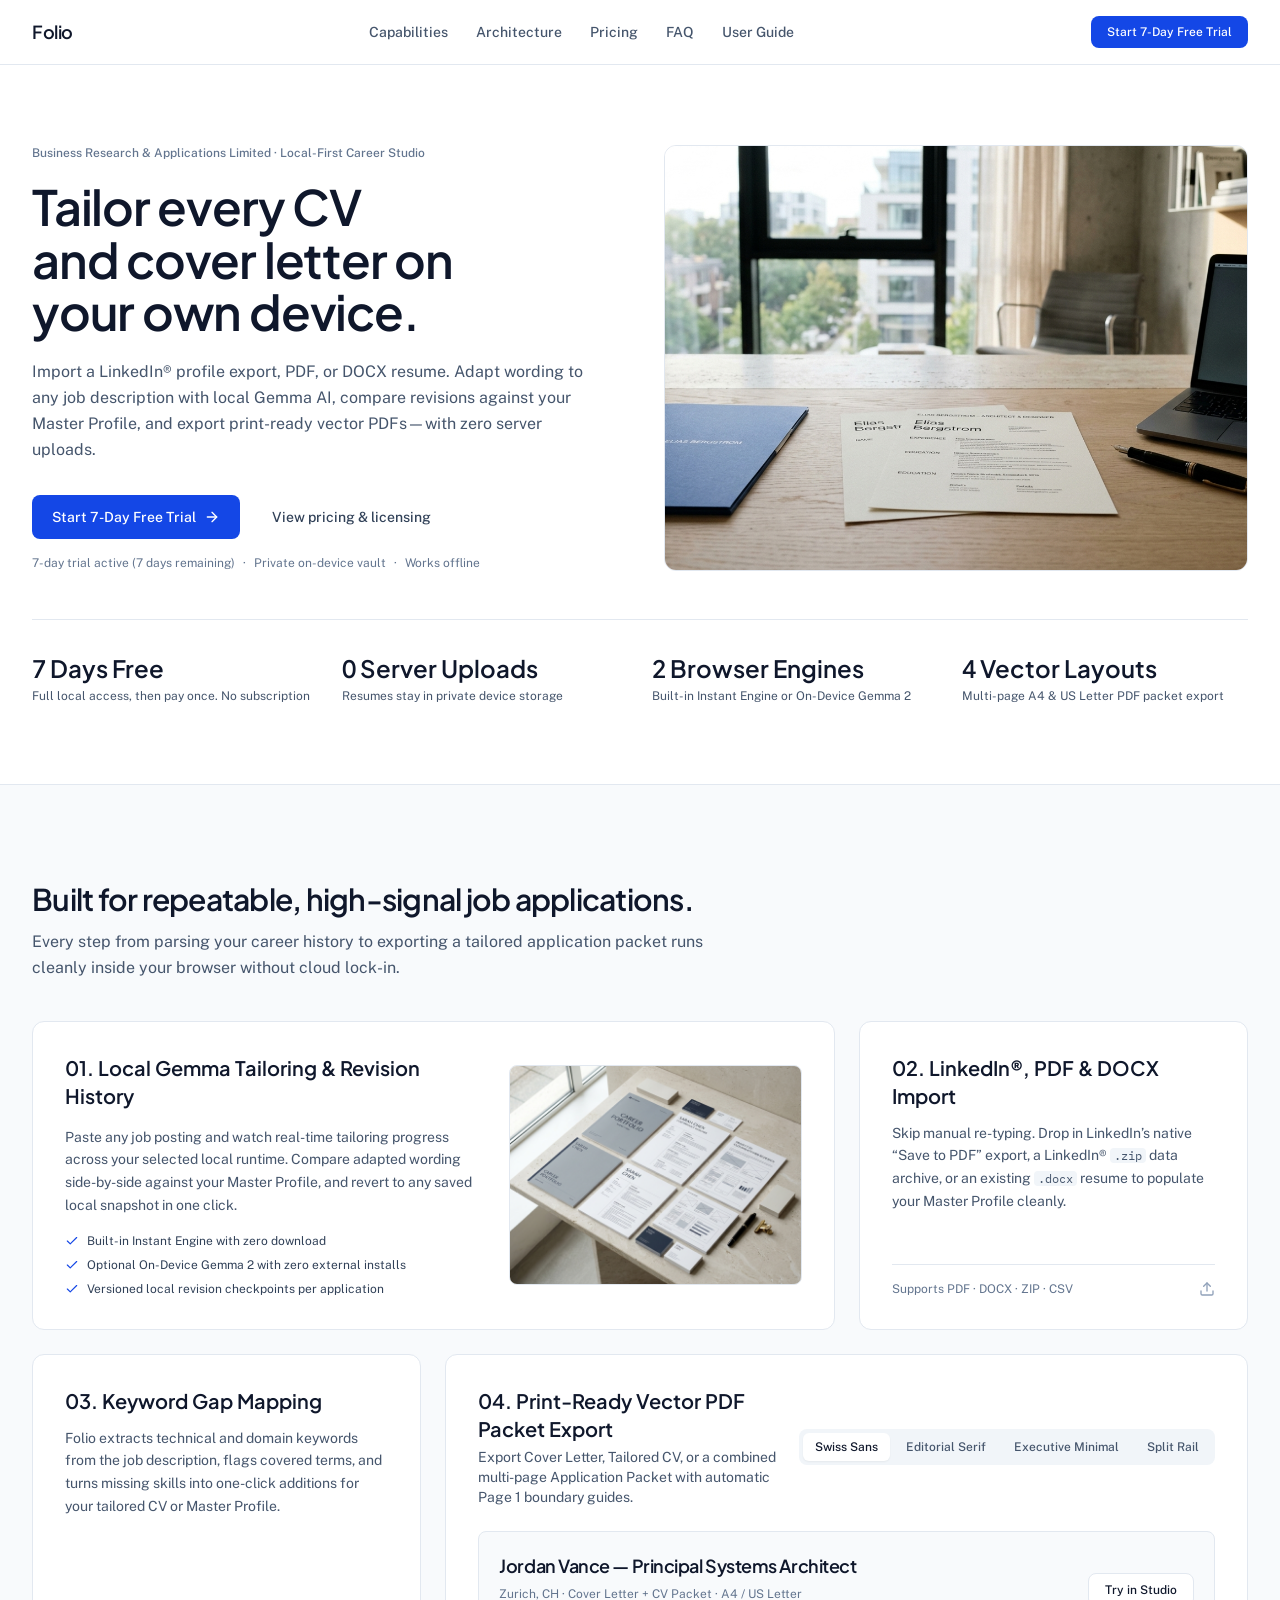
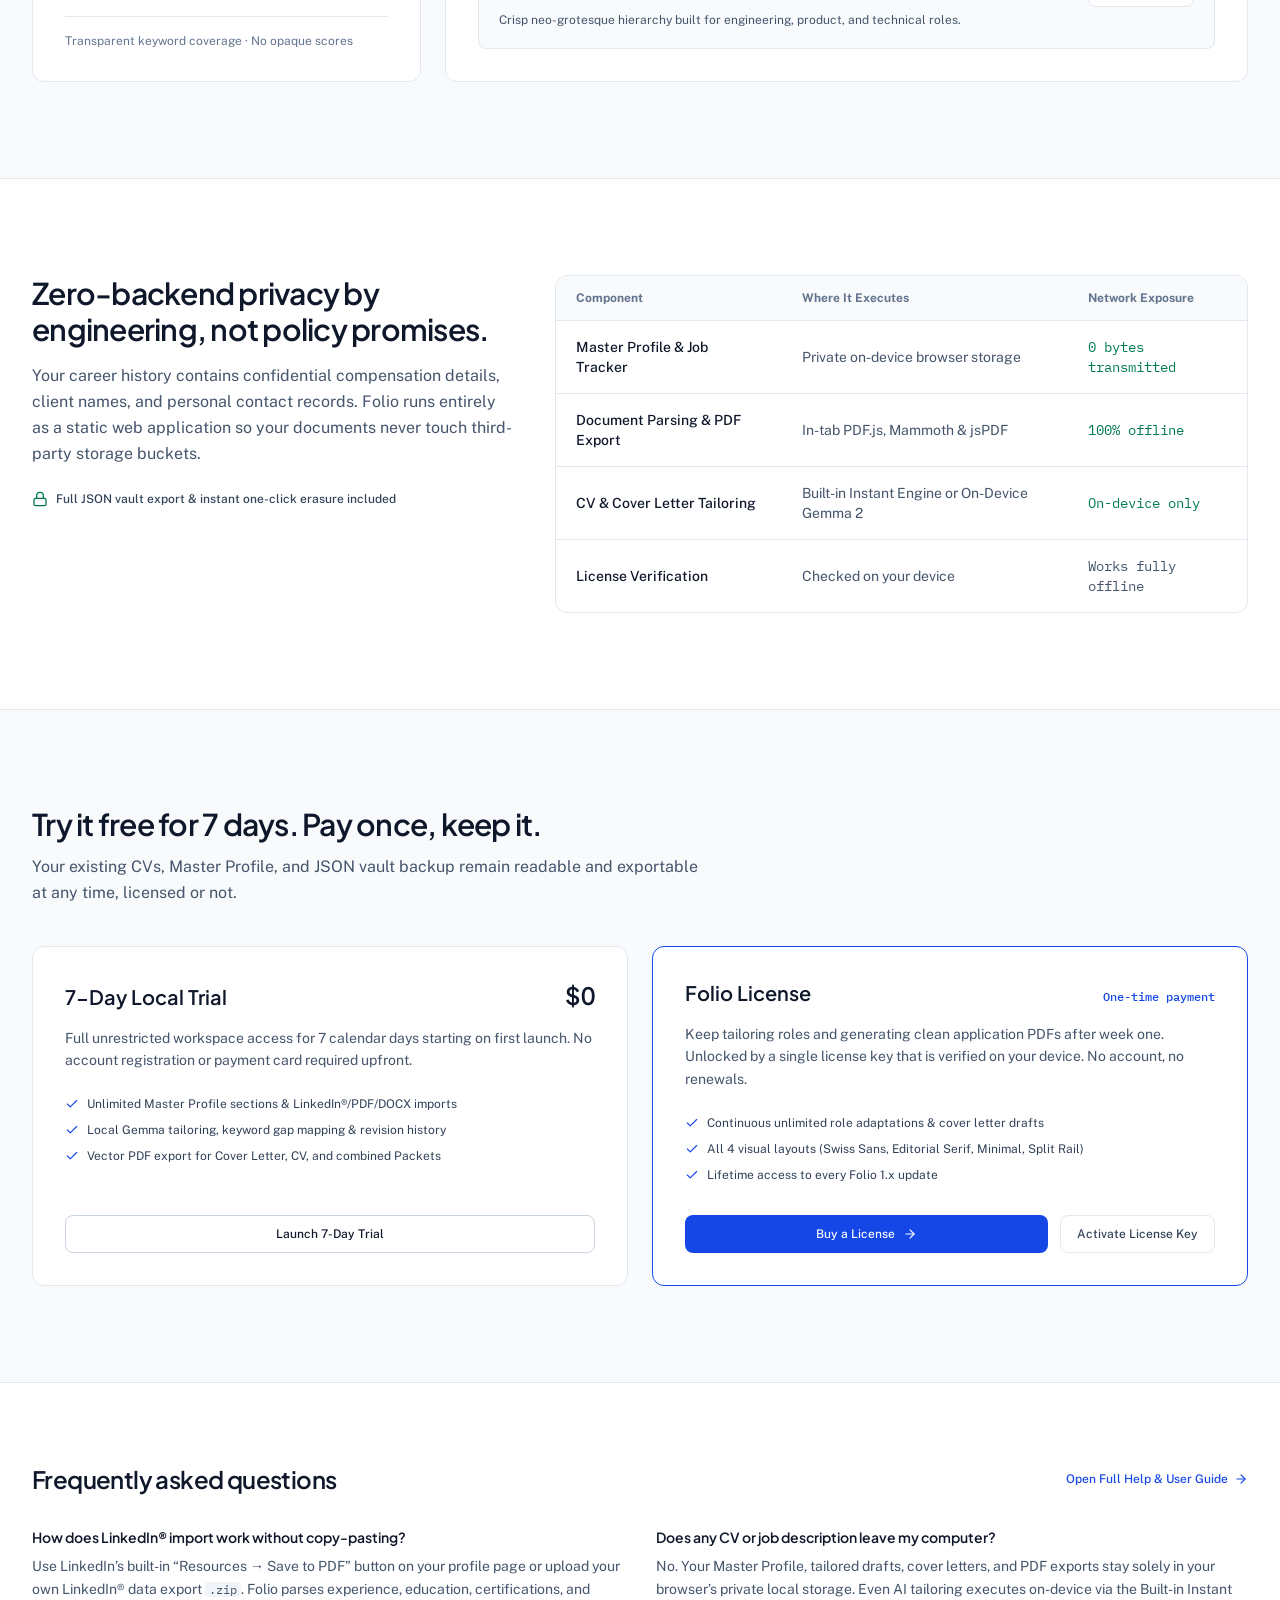
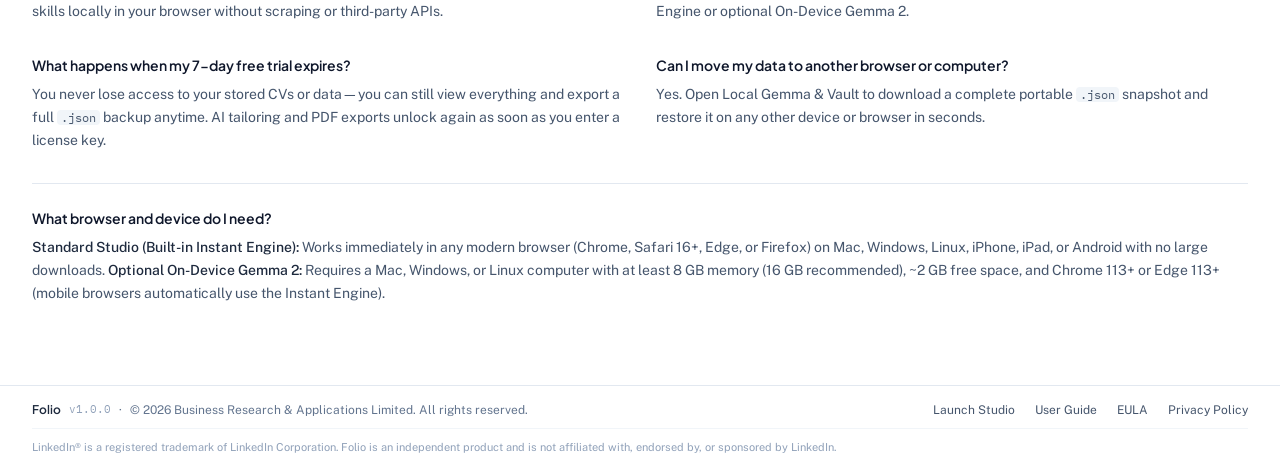
<file: folio/index.html>
<!doctype html>
<html lang="en">
  <head>
    <meta charset="UTF-8" />
    <meta http-equiv="Content-Security-Policy" content="default-src 'self'; script-src 'self' 'wasm-unsafe-eval'; style-src 'self' 'unsafe-inline'; img-src 'self' data: blob:; font-src 'self'; connect-src 'self' https://huggingface.co https://*.huggingface.co https://*.hf.co https://raw.githubusercontent.com https://api.polar.sh; worker-src 'self' blob:; object-src 'none'; base-uri 'self'; form-action 'none'" />
    <meta name="viewport" content="width=device-width, initial-scale=1.0" />
    <link rel="icon" type="image/svg+xml" href="./favicon.svg" />
    <title>Folio — Private Local CV &amp; Cover Letter Studio</title>
    <meta
      name="description"
      content="Client-side CV and cover letter builder powered by local Gemma inference, PDF/DOCX/LinkedIn profile parsing, job description tailoring, and vector PDF export with private on-device browser storage."
    />
    <meta property="og:title" content="Folio — Private Local CV &amp; Cover Letter Studio" />
    <meta
      property="og:description"
      content="Client-side CV and cover letter builder powered by local Gemma inference, PDF/DOCX/LinkedIn profile parsing, job description tailoring, and vector PDF export with private on-device browser storage."
    />
    <meta property="og:type" content="website" />
    <meta name="twitter:card" content="summary_large_image" />
    <script type="module" crossorigin src="./assets/index-Dhd791HM.js"></script>
    <link rel="modulepreload" crossorigin href="./assets/rolldown-runtime-BCiCTKAo.js">
    <link rel="modulepreload" crossorigin href="./assets/react-vendor-C7zCzRyb.js">
    <link rel="stylesheet" crossorigin href="./assets/index-CUTfJ-C_.css">
  </head>
  <body class="bg-slate-50 text-slate-900 antialiased selection:bg-blue-100 selection:text-blue-900">
    <div id="root"></div>
  </body>
</html>
</file>
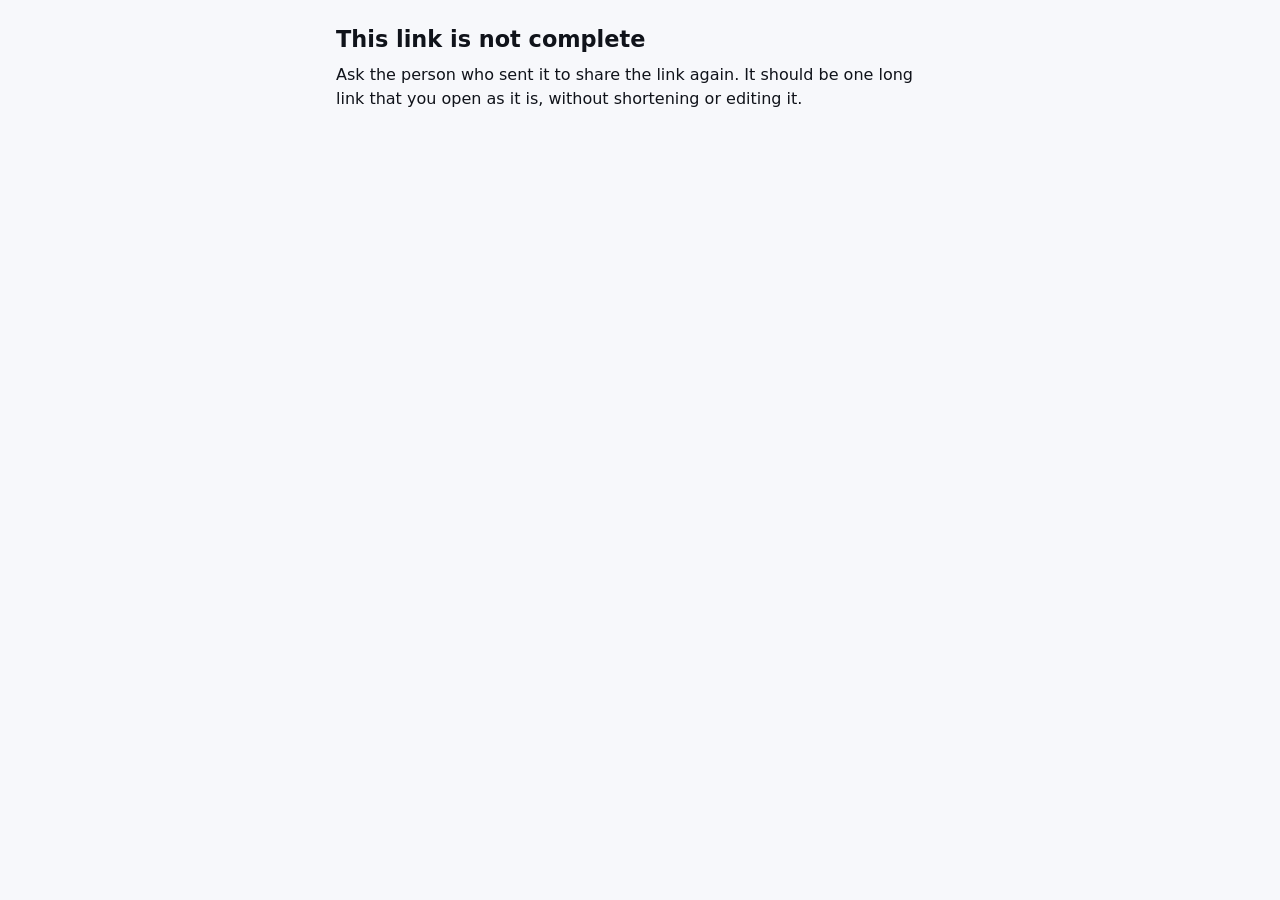
<file: spherate/rater/index.html>
<!doctype html>
<html lang="en">
<head>
  <meta charset="utf-8" />
  <meta name="viewport" content="width=device-width, initial-scale=1" />
  <!--
    This page cannot send data anywhere: connect-src, form-action and frame-src are 'none'.
    The browser enforces it. Everything the rater types stays in this tab until they choose
    to send the reply themselves (email, a messaging app, or copy and paste).
  -->
  <meta http-equiv="Content-Security-Policy" content="default-src 'none'; script-src 'self'; style-src 'self'; img-src 'self' data:; connect-src 'none'; form-action 'none'; frame-src 'none'; base-uri 'none'" />
  <meta name="referrer" content="no-referrer" />
  <meta name="robots" content="noindex" />
  <title>Give feedback · spheRate</title>
  <script type="module" crossorigin src="./assets/index-D6dRFeuU.js"></script>
  <link rel="stylesheet" crossorigin href="./assets/index-DNzCXOF5.css">
</head>
<body>
  <main id="app" aria-live="polite"><noscript>This page needs JavaScript to build your reply.</noscript></main>
</body>
</html>
</file>
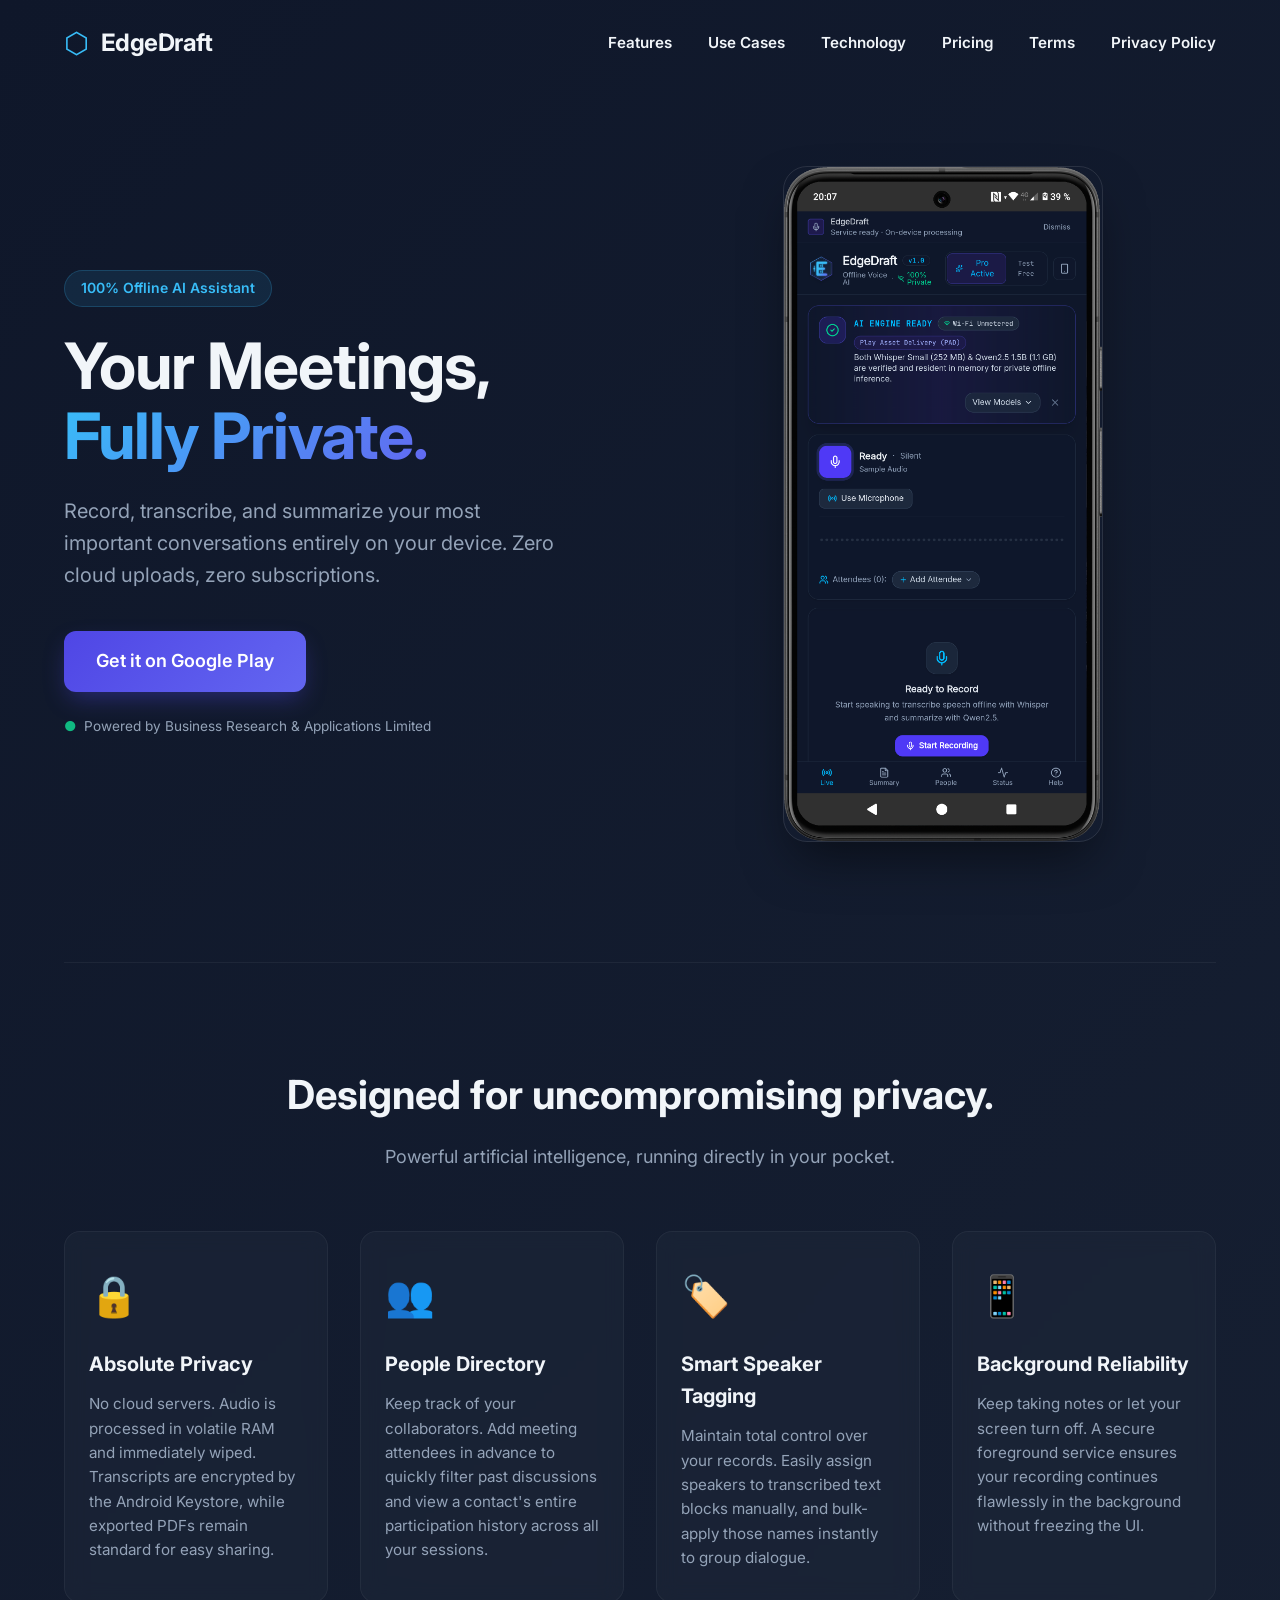
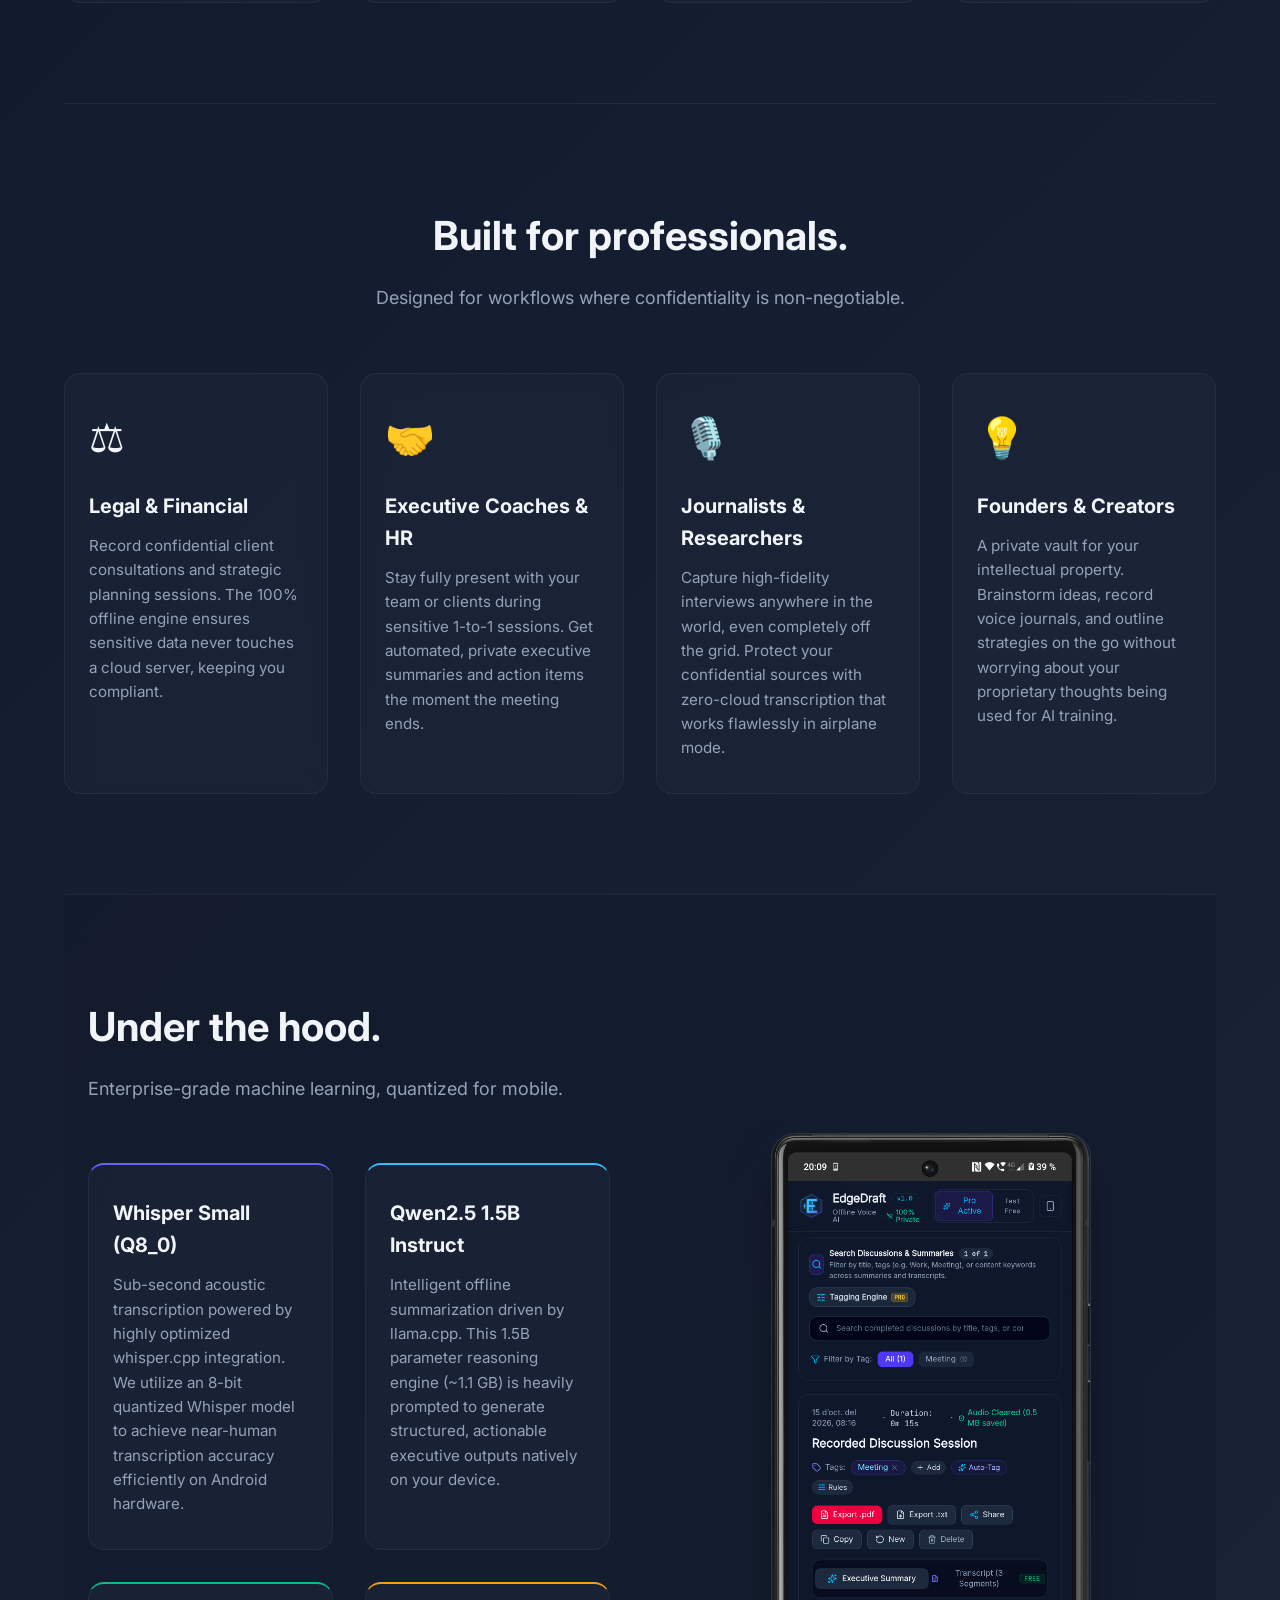
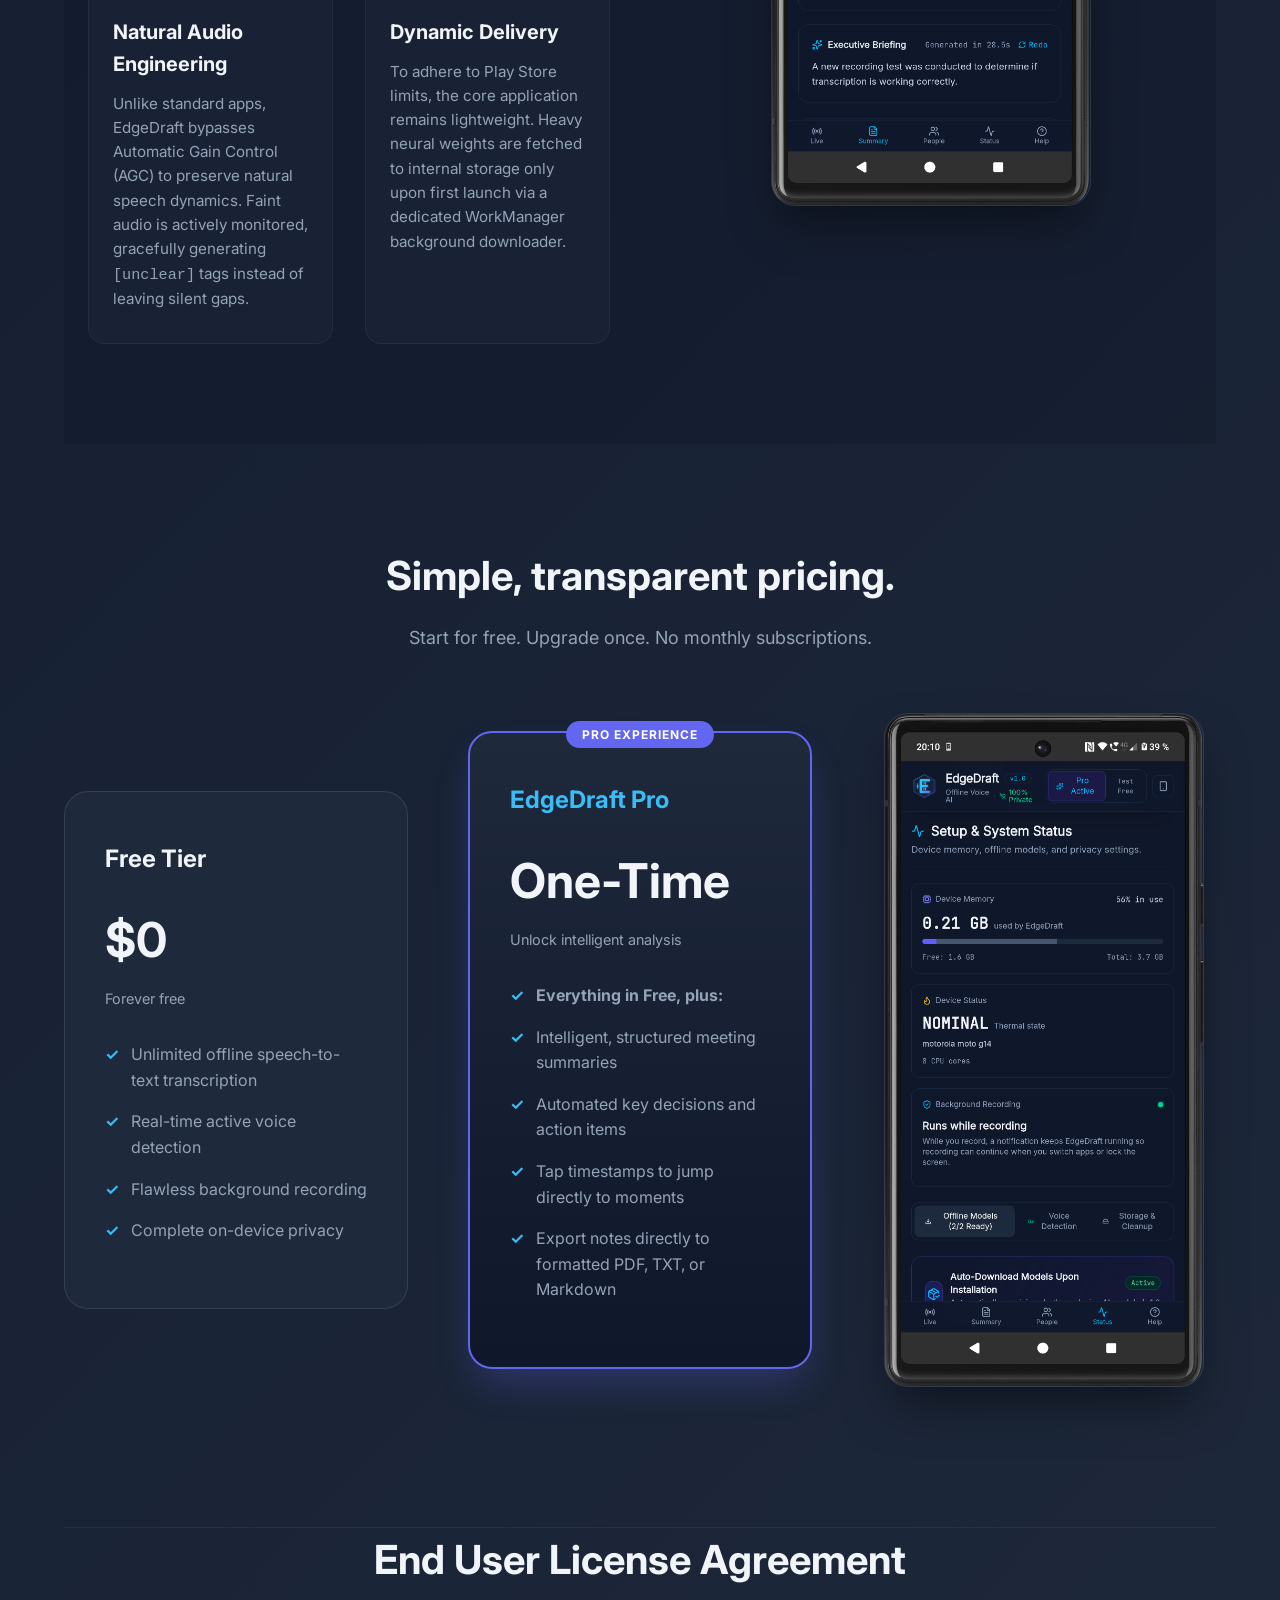
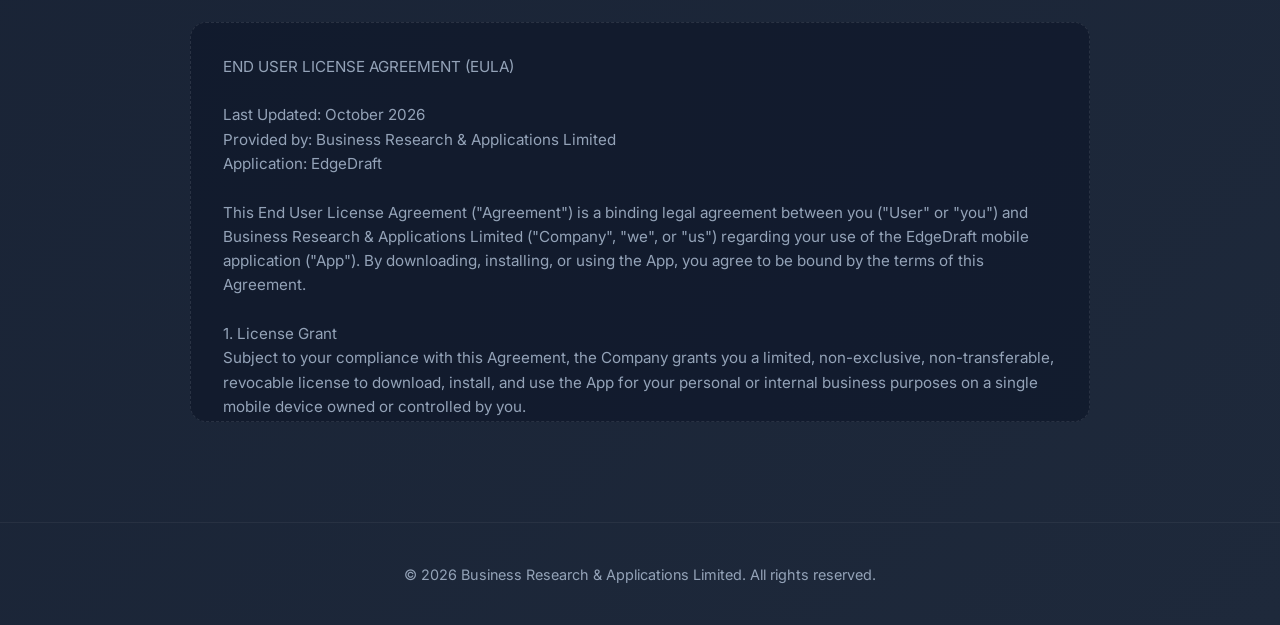
<file: edgedraft/landing.html>
<!DOCTYPE html>
<html lang="en">
<head>
    <meta charset="UTF-8">
    <meta name="viewport" content="width=device-width, initial-scale=1.0">
    <title>EdgeDraft - Your Private AI Meeting Assistant</title>
    
    <link rel="preconnect" href="https://fonts.googleapis.com">
    <link rel="preconnect" href="https://fonts.gstatic.com" crossorigin>
    <link href="https://fonts.googleapis.com/css2?family=Inter:wght@400;600;700&family=JetBrains+Mono&display=swap" rel="stylesheet">
    
    <style>
        :root {
            --brand-primary: #4F46E5;
            --brand-electric: #6366F1;
            --accent-cyan: #0284C7;
            --accent-sky: #38BDF8;
            --bg-dark: #0F172A;
            --card-dark: #1E293B;
            --text-primary: #F1F5F9;
            --text-secondary: #94A3B8;
            --status-mint: #10B981;
            --status-amber: #F59E0B;
        }
        
        * {
            box-sizing: border-box;
            margin: 0;
            padding: 0;
        }

        body {
            font-family: 'Inter', system-ui, sans-serif;
            background: linear-gradient(135deg, var(--bg-dark), var(--card-dark));
            color: var(--text-primary);
            line-height: 1.6;
            min-height: 100vh;
            overflow-x: hidden;
        }

        .mono {
            font-family: 'JetBrains Mono', monospace;
        }

        .container {
            max-width: 1200px;
            margin: 0 auto;
            padding: 0 24px;
        }

        /* Animations */
        @keyframes fadeInUp {
            from { opacity: 0; transform: translateY(20px); }
            to { opacity: 1; transform: translateY(0); }
        }

        /* Navigation */
        header {
            display: flex;
            justify-content: space-between;
            align-items: center;
            padding: 24px 0;
            position: relative;
            z-index: 10;
        }

        .logo {
            font-size: 1.5rem;
            font-weight: 700;
            display: flex;
            align-items: center;
            gap: 12px;
            letter-spacing: -0.5px;
        }

        .logo-icon {
            color: var(--accent-sky);
            font-size: 1.8rem;
            line-height: 1;
        }

        nav a {
            color: var(--text-primary);
            text-decoration: none;
            margin-left: 32px;
            font-weight: 600;
            font-size: 0.95rem;
            transition: color 0.2s;
        }

        nav a:hover {
            color: var(--accent-sky);
        }

        /* Hero Section */
        .hero {
            display: flex;
            align-items: center;
            justify-content: space-between;
            padding: 80px 0 120px;
            gap: 60px;
            animation: fadeInUp 0.8s ease-out;
        }

        .hero-content {
            flex: 1;
        }

        .hero-badge {
            display: inline-block;
            background: rgba(56, 189, 248, 0.1);
            color: var(--accent-sky);
            padding: 6px 16px;
            border-radius: 9999px;
            font-size: 0.875rem;
            font-weight: 600;
            margin-bottom: 24px;
            border: 1px solid rgba(56, 189, 248, 0.2);
        }

        .hero h1 {
            font-size: 4rem;
            line-height: 1.1;
            margin-bottom: 24px;
            letter-spacing: -1px;
        }

        .hero h1 span {
            background: linear-gradient(135deg, var(--accent-sky), var(--brand-electric));
            -webkit-background-clip: text;
            -webkit-text-fill-color: transparent;
        }

        .hero p {
            font-size: 1.25rem;
            color: var(--text-secondary);
            margin-bottom: 40px;
            max-width: 500px;
        }

        .btn {
            display: inline-flex;
            align-items: center;
            justify-content: center;
            background: linear-gradient(135deg, var(--brand-primary), var(--brand-electric));
            color: white;
            padding: 16px 32px;
            border-radius: 12px;
            text-decoration: none;
            font-weight: 600;
            font-size: 1.125rem;
            transition: transform 0.2s, box-shadow 0.2s;
            border: none;
            cursor: pointer;
            box-shadow: 0 10px 25px -5px rgba(79, 70, 229, 0.4);
        }

        .btn:hover {
            transform: translateY(-2px);
            box-shadow: 0 20px 25px -5px rgba(79, 70, 229, 0.5);
        }

        .powered-by {
            margin-top: 24px;
            font-size: 0.85rem;
            color: var(--text-secondary);
            display: flex;
            align-items: center;
            gap: 8px;
        }

        /* Hero Image Container */
        .hero-visual {
            flex: 1;
            position: relative;
            display: flex;
            justify-content: center;
        }

        .hero-visual img, .screenshot-visual {
            max-width: 320px;
            border-radius: 24px;
            box-shadow: 0 25px 50px -12px rgba(0, 0, 0, 0.5);
            border: 1px solid rgba(255,255,255,0.1);
        }

        /* Generic Section Styling */
        .content-section {
            padding: 100px 0;
            border-top: 1px solid rgba(255,255,255,0.05);
        }

        .section-header {
            text-align: center;
            margin-bottom: 60px;
        }

        .section-header.left-align {
            text-align: left;
        }

        .section-header h2 {
            font-size: 2.5rem;
            margin-bottom: 16px;
        }

        .section-header p {
            color: var(--text-secondary);
            font-size: 1.125rem;
        }

        /* Split Layout for Screenshots */
        .split-layout {
            display: flex;
            align-items: center;
            gap: 60px;
            justify-content: space-between;
        }

        .split-layout .split-content {
            flex: 1;
        }

        .split-layout .split-image {
            flex: 1;
            display: flex;
            justify-content: center;
        }

        /* Shared Grid */
        .dynamic-grid {
            display: grid;
            grid-template-columns: 1fr;
            gap: 32px;
        }
        
        @media (min-width: 768px) {
            .dynamic-grid {
                grid-template-columns: repeat(2, 1fr);
            }
        }

        @media (min-width: 1100px) {
            .dynamic-grid.four-col {
                grid-template-columns: repeat(4, 1fr);
            }
        }

        .card-box {
            background: rgba(30, 41, 59, 0.5);
            border: 1px solid rgba(255, 255, 255, 0.05);
            border-radius: 16px;
            padding: 32px 24px;
            transition: transform 0.3s, background 0.3s;
            backdrop-filter: blur(10px);
            display: flex;
            flex-direction: column;
        }

        .card-box:hover {
            transform: translateY(-5px);
            background: rgba(30, 41, 59, 0.8);
            border-color: rgba(56, 189, 248, 0.3);
        }

        .card-icon {
            font-size: 2.5rem;
            margin-bottom: 20px;
        }

        .card-box h3 {
            color: var(--text-primary);
            font-size: 1.25rem;
            margin-bottom: 12px;
        }

        .card-box p {
            color: var(--text-secondary);
            font-size: 0.95rem;
        }

        /* Pricing Section */
        .pricing-section {
            padding: 100px 0 140px;
        }

        .pricing-card {
            background: var(--card-dark);
            border: 1px solid rgba(255, 255, 255, 0.1);
            border-radius: 24px;
            padding: 48px 40px;
            position: relative;
            flex: 1;
            height: 100%;
        }

        .pricing-card.premium {
            background: linear-gradient(180deg, rgba(30, 41, 59, 1) 0%, rgba(15, 23, 42, 1) 100%);
            border: 2px solid var(--brand-electric);
            box-shadow: 0 20px 40px -10px rgba(99, 102, 241, 0.3);
        }

        .popular-badge {
            position: absolute;
            top: -12px;
            left: 50%;
            transform: translateX(-50%);
            background: var(--brand-electric);
            color: white;
            padding: 4px 16px;
            border-radius: 9999px;
            font-size: 0.75rem;
            font-weight: 700;
            text-transform: uppercase;
            letter-spacing: 1px;
        }

        .pricing-card h3 {
            font-size: 1.5rem;
            margin-bottom: 8px;
        }

        .price {
            font-size: 3rem;
            font-weight: 700;
            margin: 24px 0 8px;
            color: var(--text-primary);
        }

        .price-sub {
            color: var(--text-secondary);
            font-size: 0.9rem;
            margin-bottom: 32px;
        }

        .pricing-features {
            list-style: none;
        }

        .pricing-features li {
            margin-bottom: 16px;
            color: var(--text-secondary);
            display: flex;
            align-items: flex-start;
            gap: 12px;
        }

        .pricing-features li::before {
            content: '✓';
            color: var(--accent-sky);
            font-weight: bold;
        }
        
        /* EULA Section */
        .eula-container {
            max-width: 900px;
            margin: 0 auto;
            background: rgba(15, 23, 42, 0.7);
            border: 1px dashed rgba(255, 255, 255, 0.1);
            border-radius: 16px;
            padding: 32px;
            height: 400px;
            overflow-y: auto;
            color: var(--text-secondary);
            font-size: 0.95rem;
            line-height: 1.6;
            white-space: pre-wrap; /* Ensures the loaded text formatting holds */
        }

        footer {
            text-align: center;
            padding: 40px 0;
            border-top: 1px solid rgba(255, 255, 255, 0.05);
            color: var(--text-secondary);
            font-size: 0.9rem;
        }

        @media (max-width: 900px) {
            .hero, .split-layout { flex-direction: column; text-align: center; gap: 40px;}
            .hero p, .section-header.left-align { text-align: center; margin-left: auto; margin-right: auto;}
        }

        @media (max-width: 600px) {
            .hero h1 { font-size: 3rem; }
            nav a { display: none; }
        }
    </style>
</head>
<body>
    <div class="container">
        <!-- Navigation -->
        <header>
            <div class="logo">
                <span class="logo-icon">⬡</span> EdgeDraft
            </div>
            <nav>
                <a href="#features">Features</a>
                <a href="#use-cases">Use Cases</a>
                <a href="#technology">Technology</a>
                <a href="#pricing">Pricing</a>
                <a href="#eula">Terms</a>
                <a href="edgedraft/privacy-policy.html">Privacy Policy</a>
            </nav>
        </header>

        <!-- Hero Section -->
        <section class="hero">
            <div class="hero-content">
                <div class="hero-badge">100% Offline AI Assistant</div>
                <h1>Your Meetings, <br><span>Fully Private.</span></h1>
                <p>Record, transcribe, and summarize your most important conversations entirely on your device. Zero cloud uploads, zero subscriptions.</p>
                
                <a href="https://play.google.com/store/apps/details?id=com.edgedraft.app" class="btn" id="downloadBtn">Get it on Google Play</a>
                
                <div class="powered-by">
                    <span style="color: var(--status-mint);">●</span> Powered by Business Research & Applications Limited
                </div>
            </div>

            <!-- UI Screenshot Graphic 1 -->
            <div class="hero-visual">
                <img src="../assets/edgedraft/ready_to_record.png" alt="EdgeDraft Ready to Record Interface">
            </div>
        </section>

        <!-- Benefits/Features Section -->
        <section id="features" class="content-section">
            <div class="section-header">
                <h2>Designed for uncompromising privacy.</h2>
                <p>Powerful artificial intelligence, running directly in your pocket.</p>
            </div>

            <div class="dynamic-grid four-col">
                <div class="card-box">
                    <div class="card-icon">🔒</div>
                    <h3>Absolute Privacy</h3>
                    <p>No cloud servers. Audio is processed in volatile RAM and immediately wiped. Transcripts are encrypted by the Android Keystore, while exported PDFs remain standard for easy sharing.</p>
                </div>
                <div class="card-box">
                    <div class="card-icon">👥</div>
                    <h3>People Directory</h3>
                    <p>Keep track of your collaborators. Add meeting attendees in advance to quickly filter past discussions and view a contact's entire participation history across all your sessions.</p>
                </div>
                <div class="card-box">
                    <div class="card-icon">🏷️</div>
                    <h3>Smart Speaker Tagging</h3>
                    <p>Maintain total control over your records. Easily assign speakers to transcribed text blocks manually, and bulk-apply those names instantly to group dialogue.</p>
                </div>
                <div class="card-box">
                    <div class="card-icon">📱</div>
                    <h3>Background Reliability</h3>
                    <p>Keep taking notes or let your screen turn off. A secure foreground service ensures your recording continues flawlessly in the background without freezing the UI.</p>
                </div>
            </div>
        </section>

        <!-- Target Audiences / Use Cases Section -->
        <section id="use-cases" class="content-section">
            <div class="section-header">
                <h2>Built for professionals.</h2>
                <p>Designed for workflows where confidentiality is non-negotiable.</p>
            </div>

            <div class="dynamic-grid four-col">
                <div class="card-box">
                    <div class="card-icon">⚖️</div>
                    <h3>Legal & Financial</h3>
                    <p>Record confidential client consultations and strategic planning sessions. The 100% offline engine ensures sensitive data never touches a cloud server, keeping you compliant.</p>
                </div>
                <div class="card-box">
                    <div class="card-icon">🤝</div>
                    <h3>Executive Coaches & HR</h3>
                    <p>Stay fully present with your team or clients during sensitive 1-to-1 sessions. Get automated, private executive summaries and action items the moment the meeting ends.</p>
                </div>
                <div class="card-box">
                    <div class="card-icon">🎙️</div>
                    <h3>Journalists & Researchers</h3>
                    <p>Capture high-fidelity interviews anywhere in the world, even completely off the grid. Protect your confidential sources with zero-cloud transcription that works flawlessly in airplane mode.</p>
                </div>
                <div class="card-box">
                    <div class="card-icon">💡</div>
                    <h3>Founders & Creators</h3>
                    <p>A private vault for your intellectual property. Brainstorm ideas, record voice journals, and outline strategies on the go without worrying about your proprietary thoughts being used for AI training.</p>
                </div>
            </div>
        </section>

        <!-- Technology Section with Split Layout & Screenshot 2 -->
        <section id="technology" class="content-section" style="background: rgba(15, 23, 42, 0.4); padding: 100px 24px;">
            <div class="split-layout">
                <div class="split-content">
                    <div class="section-header left-align">
                        <h2>Under the hood.</h2>
                        <p>Enterprise-grade machine learning, quantized for mobile.</p>
                    </div>
                    <div class="dynamic-grid">
                        <div class="card-box" style="border-top: 2px solid var(--brand-electric);">
                            <h3>Whisper Small (Q8_0)</h3>
                            <p>Sub-second acoustic transcription powered by highly optimized whisper.cpp integration. We utilize an 8-bit quantized Whisper model to achieve near-human transcription accuracy efficiently on Android hardware.</p>
                        </div>
                        <div class="card-box" style="border-top: 2px solid var(--accent-sky);">
                            <h3>Qwen2.5 1.5B Instruct</h3>
                            <p>Intelligent offline summarization driven by llama.cpp. This 1.5B parameter reasoning engine (~1.1 GB) is heavily prompted to generate structured, actionable executive outputs natively on your device.</p>
                        </div>
                        <div class="card-box" style="border-top: 2px solid var(--status-mint);">
                            <h3>Natural Audio Engineering</h3>
                            <p>Unlike standard apps, EdgeDraft bypasses Automatic Gain Control (AGC) to preserve natural speech dynamics. Faint audio is actively monitored, gracefully generating <code>[unclear]</code> tags instead of leaving silent gaps.</p>
                        </div>
                        <div class="card-box" style="border-top: 2px solid var(--status-amber);">
                            <h3>Dynamic Delivery</h3>
                            <p>To adhere to Play Store limits, the core application remains lightweight. Heavy neural weights are fetched to internal storage only upon first launch via a dedicated WorkManager background downloader.</p>
                        </div>
                    </div>
                </div>
                <div class="split-image">
                    <img src="../assets/edgedraft/setup_and_diagnostics.png" alt="Setup and System Diagnostics" class="screenshot-visual">
                </div>
            </div>
        </section>

        <!-- Pricing Section with Split Layout & Screenshot 3 -->
        <section id="pricing" class="pricing-section">
            <div class="section-header">
                <h2>Simple, transparent pricing.</h2>
                <p>Start for free. Upgrade once. No monthly subscriptions.</p>
            </div>

            <div class="split-layout">
                <!-- Free Tier -->
                <div class="split-content" style="display: flex; flex-direction: column; gap: 32px;">
                    <div class="pricing-card">
                        <h3>Free Tier</h3>
                        <div class="price">$0</div>
                        <div class="price-sub">Forever free</div>
                        <ul class="pricing-features">
                            <li>Unlimited offline speech-to-text transcription</li>
                            <li>Real-time active voice detection</li>
                            <li>Flawless background recording</li>
                            <li>Complete on-device privacy</li>
                        </ul>
                    </div>
                </div>

                <!-- Pro Tier next to its related Screenshot -->
                <div class="split-content" style="position: relative;">
                    <div class="pricing-card premium">
                        <div class="popular-badge">Pro Experience</div>
                        <h3 style="color: var(--accent-sky);">EdgeDraft Pro</h3>
                        <div class="price">One-Time</div>
                        <div class="price-sub">Unlock intelligent analysis</div>
                        <ul class="pricing-features">
                            <li><strong>Everything in Free, plus:</strong></li>
                            <li>Intelligent, structured meeting summaries</li>
                            <li>Automated key decisions and action items</li>
                            <li>Tap timestamps to jump directly to moments</li>
                            <li>Export notes directly to formatted PDF, TXT, or Markdown</li>
                        </ul>
                    </div>
                </div>
                
                <div class="split-image">
                    <img src="../assets/edgedraft/executive_summary.png" alt="Generated Executive Summary & Export UI" class="screenshot-visual">
                </div>
            </div>
        </section>
        
        <!-- EULA Section -->
        <section id="eula" class="content-section" style="padding-top: 0;">
            <div class="section-header" style="margin-bottom: 30px;">
                <h2>End User License Agreement</h2>
            </div>
            
            <div class="eula-container">END USER LICENSE AGREEMENT (EULA)

Last Updated: October 2026 
Provided by: Business Research & Applications Limited
Application: EdgeDraft

This End User License Agreement ("Agreement") is a binding legal agreement between you ("User" or "you") and Business Research & Applications Limited ("Company", "we", or "us") regarding your use of the EdgeDraft mobile application ("App"). By downloading, installing, or using the App, you agree to be bound by the terms of this Agreement. 

1. License Grant
Subject to your compliance with this Agreement, the Company grants you a limited, non-exclusive, non-transferable, revocable license to download, install, and use the App for your personal or internal business purposes on a single mobile device owned or controlled by you.

2. Privacy and Data Processing 
EdgeDraft is engineered for uncompromising privacy through a total local execution architecture with no cloud APIs. By using the App, you acknowledge and agree to the following data handling practices:
* Audio Data: Voice capture is gated by an energy-threshold Voice Activity Detection (VAD) system. Raw uncompressed PCM audio is deleted from the local database immediately after the text summary is committed. No audio data is ever transmitted to external servers.
* Transcripts & Summaries: All AI processing is performed strictly on-device utilizing localized machine learning models. Your text data remains secured within your device's storage infrastructure.
* Exported Data: You are solely responsible for the security and distribution of any Markdown, PDF, or TXT files you choose to manually export from the App.
* For US Consumers (CCPA/CPRA Notice): As the App operates entirely offline and does not collect or transmit user data to our servers, the Company does not "sell" or "share" your personal information.
* For EU & UK Consumers (GDPR/UK GDPR): Because all processing occurs locally on your device, the Company acts as neither a "Data Controller" nor a "Data Processor" regarding your audio recordings or transcripts. If you use the App to record third parties, you assume all responsibilities of a Data Controller under applicable data protection laws.
* Supplementary Privacy Notice: For a detailed technical overview of how our local data handling complements this EULA, please review our official <a href="edgedraft/privacy-policy.html" style="color: var(--accent-sky);">Privacy Policy</a>.

3. App Store Limits & Background Functionality
To comply with app store size limitations, the App utilizes a download manager to fetch necessary neural weight files to your internal storage upon initial setup. The App utilizes a native Android Foreground Service with a persistent notification to prevent the operating system from terminating recording processes while the screen is off.

4. Monetization and Purchases
EdgeDraft operates on a freemium model facilitated by the Google Play Billing Library.
* Free Tier: Users are granted unlimited use of the on-device transcription pipeline.
* Pro Tier: Summarization capabilities and premium export features are unlocked via a one-time in-app purchase.
* All transactions, refunds, and payment disputes are handled strictly subject to the terms and conditions of the Google Play Store.

5. Acceptable Use and User Responsibilities
You agree not to use the App in any manner that violates local, state, national, or international law. 
* Consent to Record: You are solely responsible for understanding and complying with your local jurisdiction's laws regarding audio recording and wiretapping (including two-party or all-party consent laws applicable in certain US states and international jurisdictions). You must obtain all necessary permissions from meeting attendees before initiating a recording. You agree to indemnify and hold harmless the Company against any criminal or civil liability arising from your unauthorized or illegal recording of conversations.
* Prohibited Use: You may not reverse-engineer, decompile, or attempt to extract the source code of the App's orchestration layer except where expressly permitted by applicable open-source licenses.

6. Disclaimer of Warranties & AI Limitations
The App is provided on an "AS IS" and "AS AVAILABLE" basis. The Company explicitly disclaims all warranties, whether express or implied.
* AI Accuracy: The App relies on localized acoustic transcription and language modeling. The Company does not guarantee the 100% accuracy, completeness, or reliability of generated transcripts, executive summaries, or speaker attributions. 
* The App is a supportive administrative tool and must not be used as the sole definitive record for legally binding agreements, official legal depositions, or critical medical diagnostics.
* For EU & UK Consumers: If you are a consumer residing in the United Kingdom or the European Union, nothing in this section affects your statutory rights. Under the UK Consumer Rights Act 2015 and the EU Digital Content Directive, paid digital content (such as the EdgeDraft Pro upgrade) provided to you must be of satisfactory quality, fit for a particular purpose, and as described. If the EdgeDraft Pro digital content is faulty, you are entitled to a repair or a replacement. If the fault cannot be fixed, or if it has not been fixed within a reasonable time and without significant inconvenience, you can get some or all of your money back. 

7. Limitation of Liability
Statutory Exceptions: Nothing in this Agreement excludes or limits our liability for death or personal injury arising from our negligence, or our fraud or fraudulent misrepresentation, or any other liability that cannot be legally excluded or limited under English law or applicable mandatory local laws. 

Subject to the preceding paragraph, to the maximum extent permitted by applicable law, Business Research & Applications Limited shall not be liable for any indirect, incidental, special, consequential, or punitive damages, including but not limited to loss of profits, data loss, storage exhaustion, or business interruption arising from your use of or inability to use the App.

8. Governing Law and Jurisdiction
This Agreement, and any dispute or claim arising out of or in connection with it, shall be governed by and construed in accordance with the laws of England and Wales. You and we both agree that the courts of England and Wales will have non-exclusive jurisdiction over any disputes arising from this Agreement. If you are a consumer residing in the EU, you may also bring proceedings in the member state where you are domiciled.

9. Third-Party Open Source Licenses
The App incorporates various third-party open-source components. Your use of these components is subject to their respective open-source licenses, which are legally attributed within the App's settings menu.</div>
        </section>
    </div>

    <footer>
        <p>&copy; 2026 Business Research & Applications Limited. All rights reserved.</p>
    </footer>

</body>
</html>
</file>
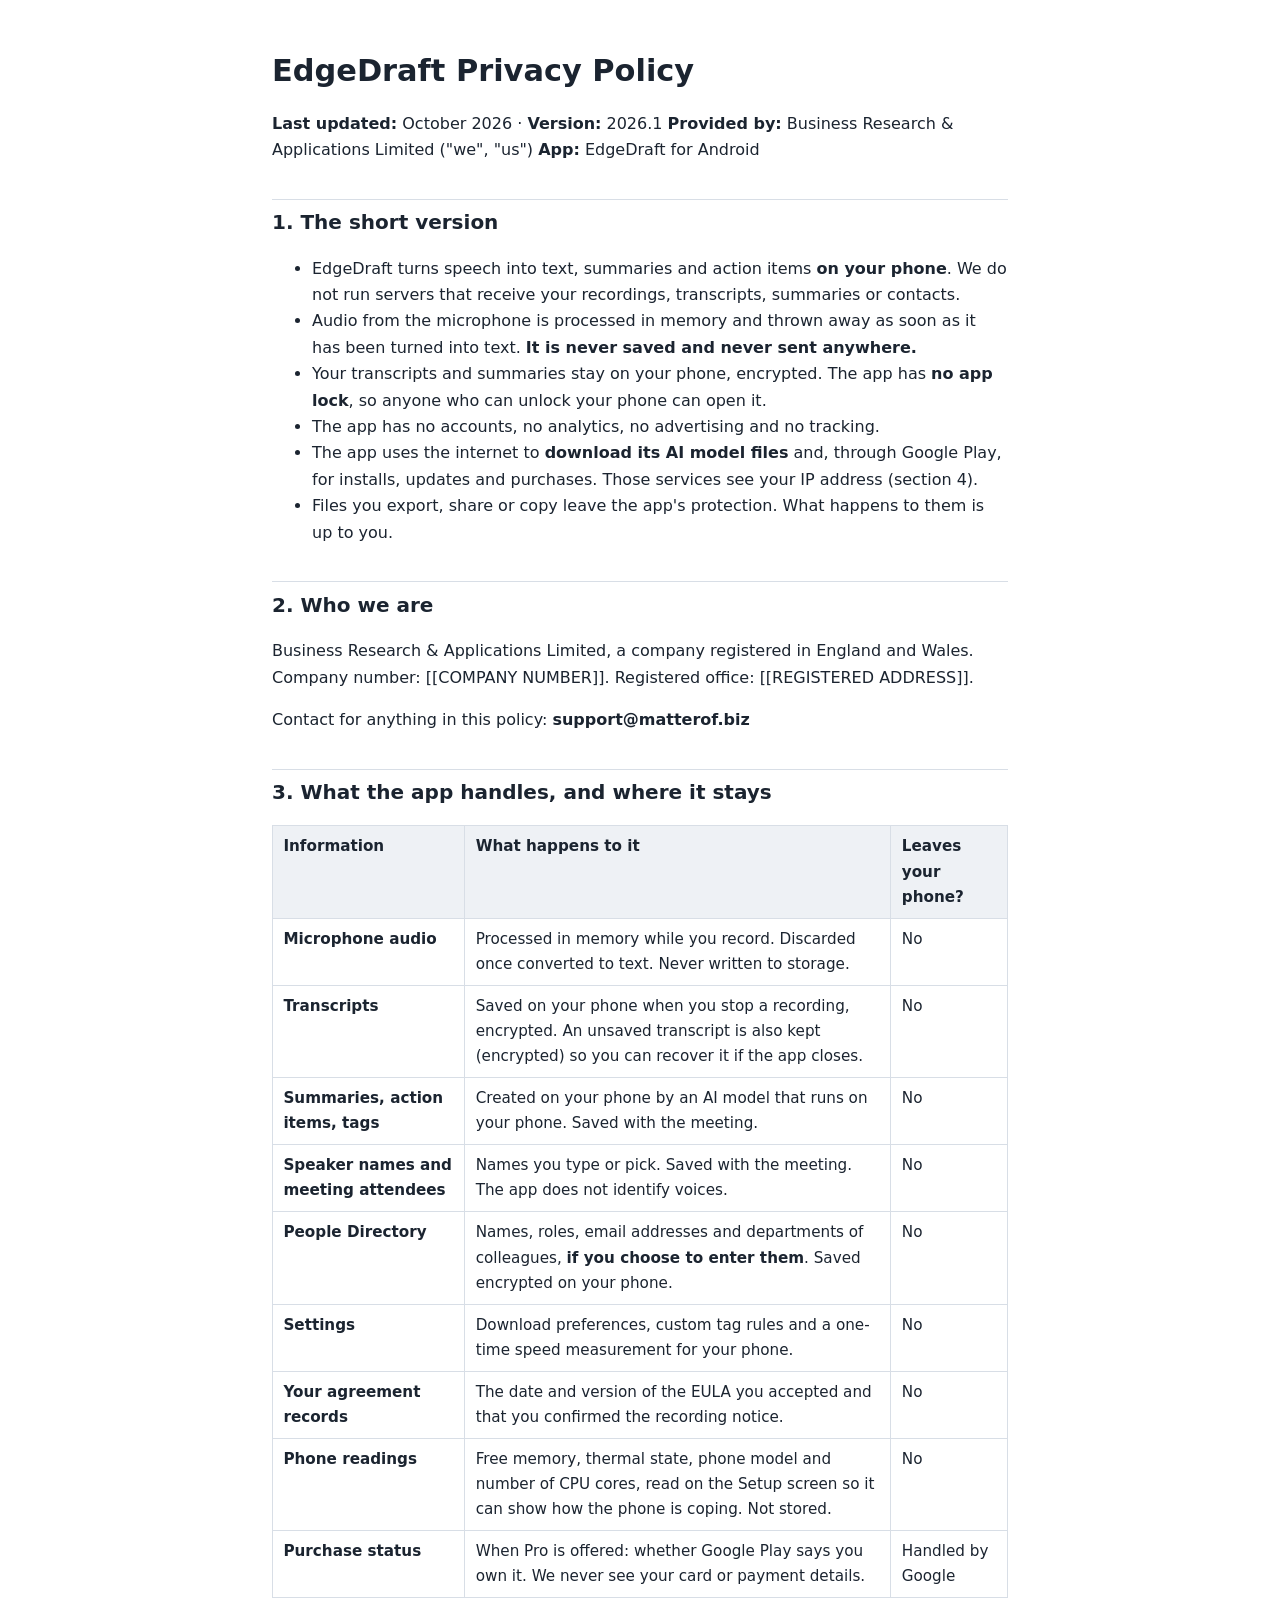
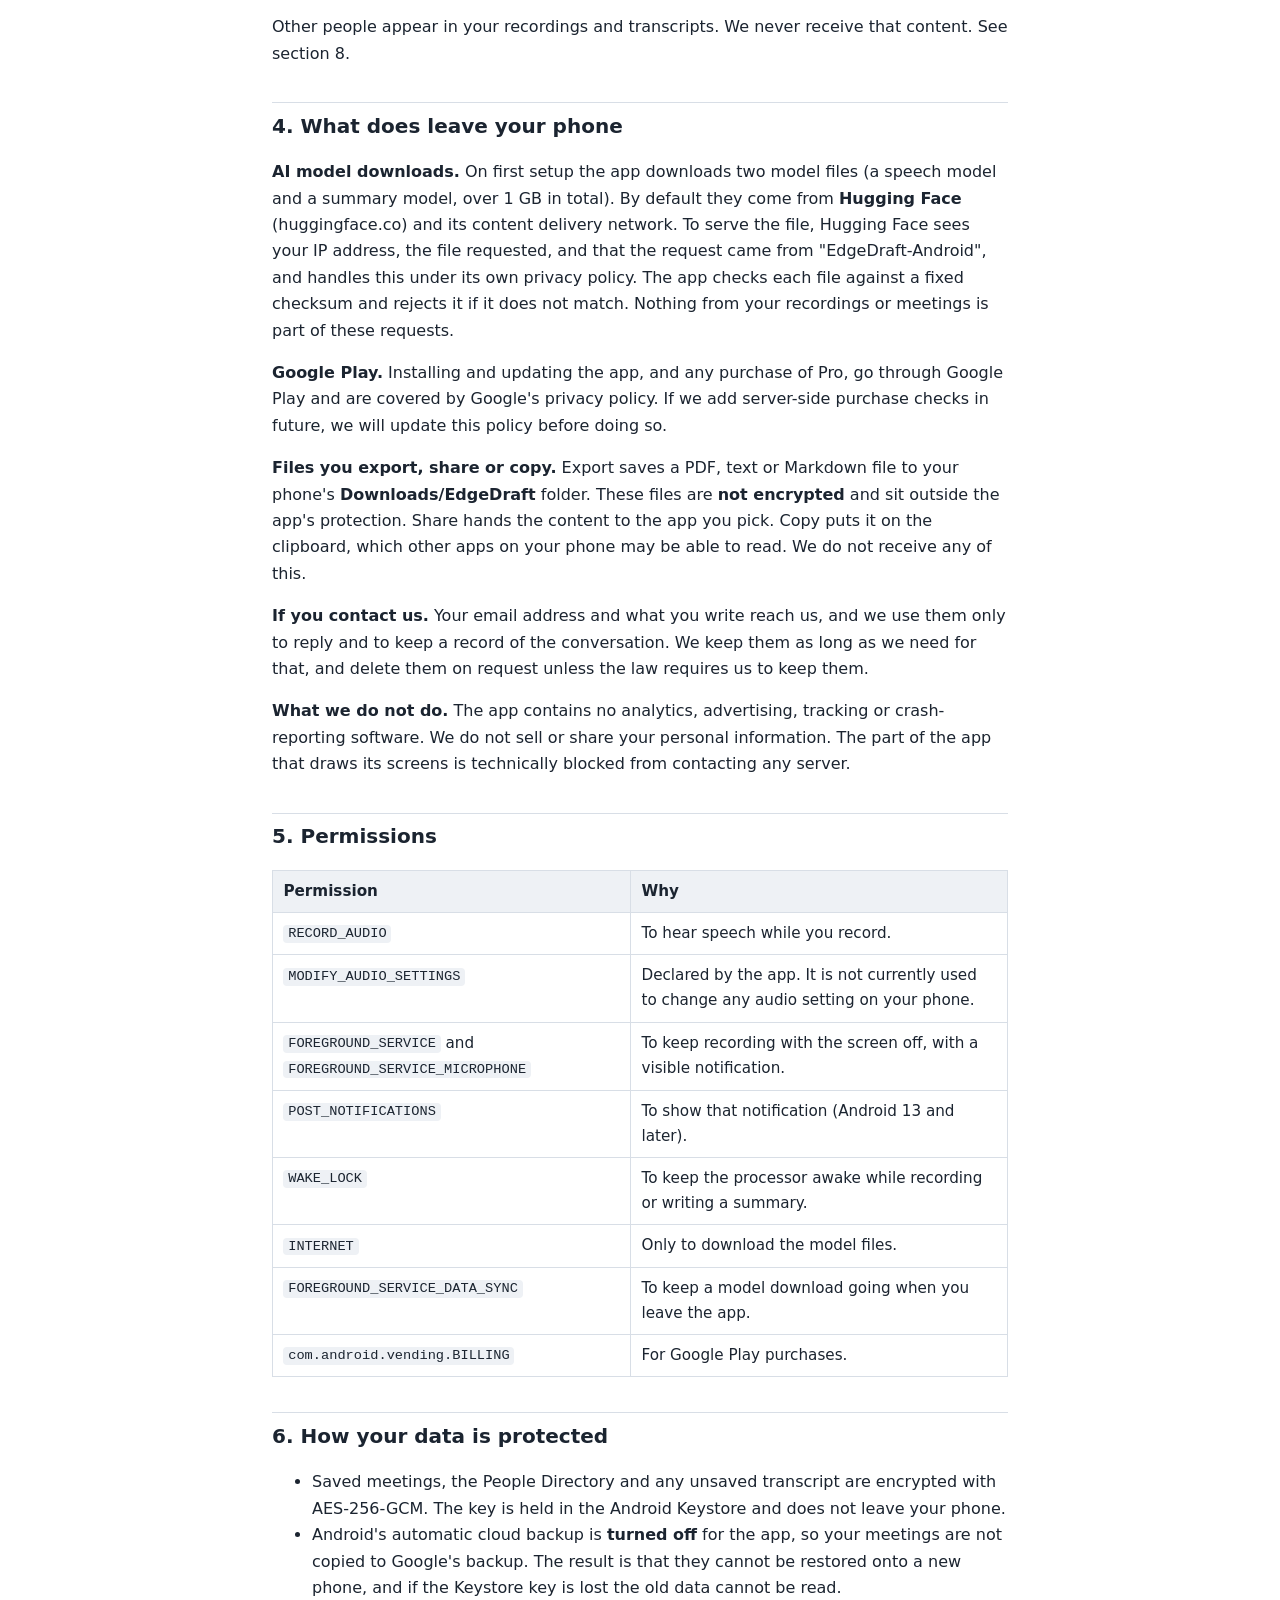
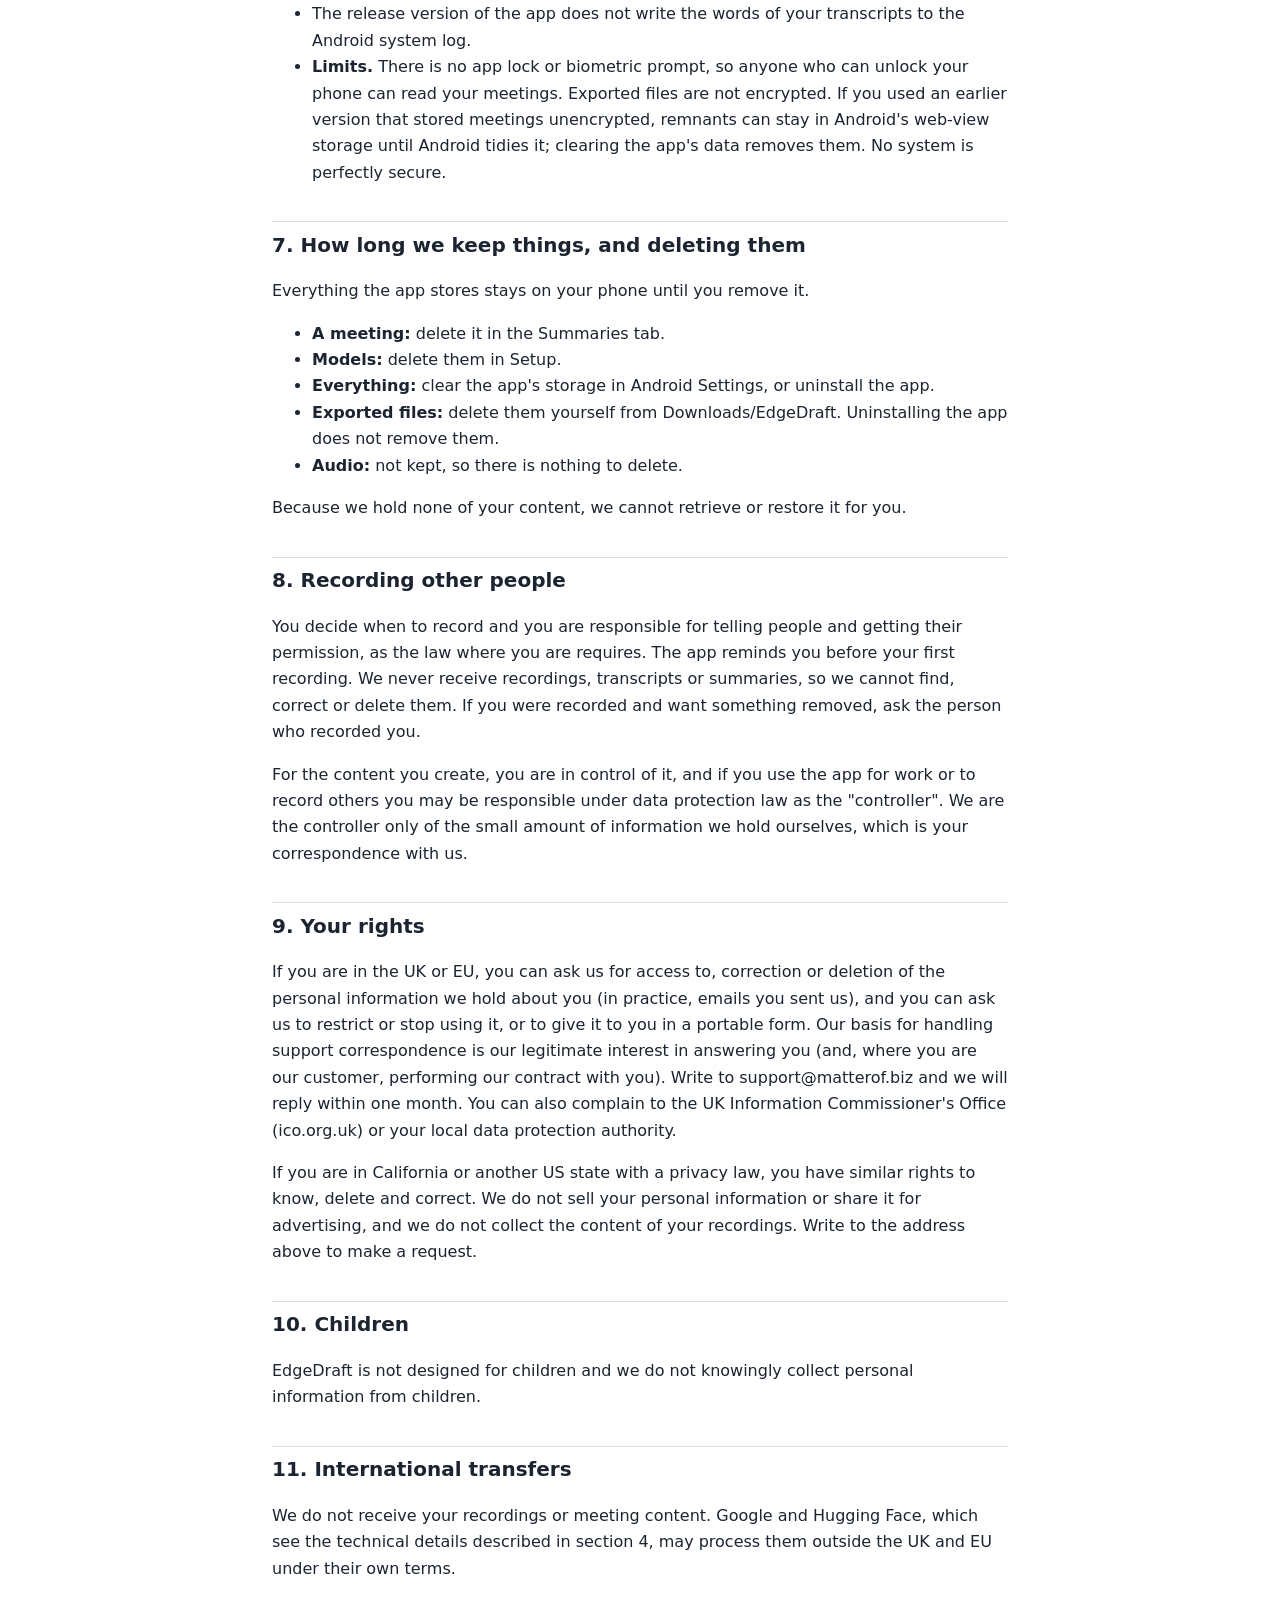
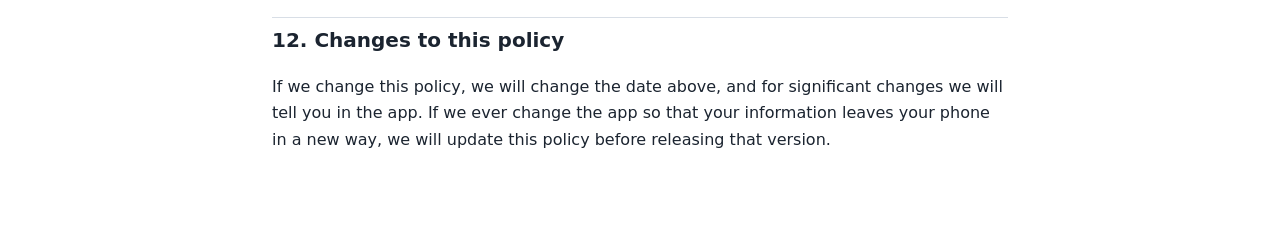
<file: edgedraft/privacy-policy.html>
<!doctype html>
<html lang="en">
<head>
<meta charset="utf-8">
<meta name="viewport" content="width=device-width, initial-scale=1">
<title>EdgeDraft Privacy Policy</title>
<style>
:root { color-scheme: light dark; --bg:#fff; --fg:#1b2430; --muted:#5b6675; --line:#d8dee6; --accent:#3b4fd8; --code:#eef1f5; }
@media (prefers-color-scheme: dark) { :root { --bg:#0f172a; --fg:#e2e8f0; --muted:#94a3b8; --line:#2a3650; --accent:#7dd3fc; --code:#1e293b; } }
body { margin:0; background:var(--bg); color:var(--fg); font:16px/1.65 system-ui,-apple-system,Segoe UI,Roboto,sans-serif; }
main { max-width:46rem; margin:0 auto; padding:2rem 1.25rem 4rem; }
h1 { font-size:1.9rem; line-height:1.25; } h2 { font-size:1.25rem; margin-top:2.2rem; padding-top:.4rem; border-top:1px solid var(--line); }
a { color:var(--accent); } code { background:var(--code); padding:.1em .35em; border-radius:4px; font-size:.9em; }
.table { overflow-x:auto; } table { border-collapse:collapse; width:100%; font-size:.95rem; }
th,td { border:1px solid var(--line); padding:.5rem .65rem; text-align:left; vertical-align:top; } th { background:var(--code); }
</style>
</head>
<body><main>
<h1>EdgeDraft Privacy Policy</h1>
<p><strong>Last updated:</strong> October 2026 · <strong>Version:</strong> 2026.1
<strong>Provided by:</strong> Business Research &amp; Applications Limited ("we", "us")
<strong>App:</strong> EdgeDraft for Android</p>
<h2>1. The short version</h2>
<ul>
<li>EdgeDraft turns speech into text, summaries and action items <strong>on your phone</strong>. We do not run servers that receive your recordings, transcripts, summaries or contacts.</li>
<li>Audio from the microphone is processed in memory and thrown away as soon as it has been turned into text. <strong>It is never saved and never sent anywhere.</strong></li>
<li>Your transcripts and summaries stay on your phone, encrypted. The app has <strong>no app lock</strong>, so anyone who can unlock your phone can open it.</li>
<li>The app has no accounts, no analytics, no advertising and no tracking.</li>
<li>The app uses the internet to <strong>download its AI model files</strong> and, through Google Play, for installs, updates and purchases. Those services see your IP address (section 4).</li>
<li>Files you export, share or copy leave the app's protection. What happens to them is up to you.</li>
</ul>
<h2>2. Who we are</h2>
<p>Business Research &amp; Applications Limited, a company registered in England and Wales. Company number: [[COMPANY NUMBER]]. Registered office: [[REGISTERED ADDRESS]].</p>
<p>Contact for anything in this policy: <strong>support@matterof.biz</strong></p>
<h2>3. What the app handles, and where it stays</h2>
<div class="table"><table>
<thead>
<tr>
<th>Information</th>
<th>What happens to it</th>
<th>Leaves your phone?</th>
</tr>
</thead>
<tbody>
<tr>
<td><strong>Microphone audio</strong></td>
<td>Processed in memory while you record. Discarded once converted to text. Never written to storage.</td>
<td>No</td>
</tr>
<tr>
<td><strong>Transcripts</strong></td>
<td>Saved on your phone when you stop a recording, encrypted. An unsaved transcript is also kept (encrypted) so you can recover it if the app closes.</td>
<td>No</td>
</tr>
<tr>
<td><strong>Summaries, action items, tags</strong></td>
<td>Created on your phone by an AI model that runs on your phone. Saved with the meeting.</td>
<td>No</td>
</tr>
<tr>
<td><strong>Speaker names and meeting attendees</strong></td>
<td>Names you type or pick. Saved with the meeting. The app does not identify voices.</td>
<td>No</td>
</tr>
<tr>
<td><strong>People Directory</strong></td>
<td>Names, roles, email addresses and departments of colleagues, <strong>if you choose to enter them</strong>. Saved encrypted on your phone.</td>
<td>No</td>
</tr>
<tr>
<td><strong>Settings</strong></td>
<td>Download preferences, custom tag rules and a one-time speed measurement for your phone.</td>
<td>No</td>
</tr>
<tr>
<td><strong>Your agreement records</strong></td>
<td>The date and version of the EULA you accepted and that you confirmed the recording notice.</td>
<td>No</td>
</tr>
<tr>
<td><strong>Phone readings</strong></td>
<td>Free memory, thermal state, phone model and number of CPU cores, read on the Setup screen so it can show how the phone is coping. Not stored.</td>
<td>No</td>
</tr>
<tr>
<td><strong>Purchase status</strong></td>
<td>When Pro is offered: whether Google Play says you own it. We never see your card or payment details.</td>
<td>Handled by Google</td>
</tr>
</tbody>
</table></div>
<p>Other people appear in your recordings and transcripts. We never receive that content. See section 8.</p>
<h2>4. What does leave your phone</h2>
<p><strong>AI model downloads.</strong> On first setup the app downloads two model files (a speech model and a summary model, over 1 GB in total). By default they come from <strong>Hugging Face</strong> (huggingface.co) and its content delivery network. To serve the file, Hugging Face sees your IP address, the file requested, and that the request came from "EdgeDraft-Android", and handles this under its own privacy policy. The app checks each file against a fixed checksum and rejects it if it does not match. Nothing from your recordings or meetings is part of these requests.</p>
<p><strong>Google Play.</strong> Installing and updating the app, and any purchase of Pro, go through Google Play and are covered by Google's privacy policy. If we add server-side purchase checks in future, we will update this policy before doing so.</p>
<p><strong>Files you export, share or copy.</strong> Export saves a PDF, text or Markdown file to your phone's <strong>Downloads/EdgeDraft</strong> folder. These files are <strong>not encrypted</strong> and sit outside the app's protection. Share hands the content to the app you pick. Copy puts it on the clipboard, which other apps on your phone may be able to read. We do not receive any of this.</p>
<p><strong>If you contact us.</strong> Your email address and what you write reach us, and we use them only to reply and to keep a record of the conversation. We keep them as long as we need for that, and delete them on request unless the law requires us to keep them.</p>
<p><strong>What we do not do.</strong> The app contains no analytics, advertising, tracking or crash-reporting software. We do not sell or share your personal information. The part of the app that draws its screens is technically blocked from contacting any server.</p>
<h2>5. Permissions</h2>
<div class="table"><table>
<thead>
<tr>
<th>Permission</th>
<th>Why</th>
</tr>
</thead>
<tbody>
<tr>
<td><code>RECORD_AUDIO</code></td>
<td>To hear speech while you record.</td>
</tr>
<tr>
<td><code>MODIFY_AUDIO_SETTINGS</code></td>
<td>Declared by the app. It is not currently used to change any audio setting on your phone.</td>
</tr>
<tr>
<td><code>FOREGROUND_SERVICE</code> and <code>FOREGROUND_SERVICE_MICROPHONE</code></td>
<td>To keep recording with the screen off, with a visible notification.</td>
</tr>
<tr>
<td><code>POST_NOTIFICATIONS</code></td>
<td>To show that notification (Android 13 and later).</td>
</tr>
<tr>
<td><code>WAKE_LOCK</code></td>
<td>To keep the processor awake while recording or writing a summary.</td>
</tr>
<tr>
<td><code>INTERNET</code></td>
<td>Only to download the model files.</td>
</tr>
<tr>
<td><code>FOREGROUND_SERVICE_DATA_SYNC</code></td>
<td>To keep a model download going when you leave the app.</td>
</tr>
<tr>
<td><code>com.android.vending.BILLING</code></td>
<td>For Google Play purchases.</td>
</tr>
</tbody>
</table></div>
<h2>6. How your data is protected</h2>
<ul>
<li>Saved meetings, the People Directory and any unsaved transcript are encrypted with AES-256-GCM. The key is held in the Android Keystore and does not leave your phone.</li>
<li>Android's automatic cloud backup is <strong>turned off</strong> for the app, so your meetings are not copied to Google's backup. The result is that they cannot be restored onto a new phone, and if the Keystore key is lost the old data cannot be read.</li>
<li>The release version of the app does not write the words of your transcripts to the Android system log.</li>
<li><strong>Limits.</strong> There is no app lock or biometric prompt, so anyone who can unlock your phone can read your meetings. Exported files are not encrypted. If you used an earlier version that stored meetings unencrypted, remnants can stay in Android's web-view storage until Android tidies it; clearing the app's data removes them. No system is perfectly secure.</li>
</ul>
<h2>7. How long we keep things, and deleting them</h2>
<p>Everything the app stores stays on your phone until you remove it.</p>
<ul>
<li><strong>A meeting:</strong> delete it in the Summaries tab.</li>
<li><strong>Models:</strong> delete them in Setup.</li>
<li><strong>Everything:</strong> clear the app's storage in Android Settings, or uninstall the app.</li>
<li><strong>Exported files:</strong> delete them yourself from Downloads/EdgeDraft. Uninstalling the app does not remove them.</li>
<li><strong>Audio:</strong> not kept, so there is nothing to delete.</li>
</ul>
<p>Because we hold none of your content, we cannot retrieve or restore it for you.</p>
<h2>8. Recording other people</h2>
<p>You decide when to record and you are responsible for telling people and getting their permission, as the law where you are requires. The app reminds you before your first recording. We never receive recordings, transcripts or summaries, so we cannot find, correct or delete them. If you were recorded and want something removed, ask the person who recorded you.</p>
<p>For the content you create, you are in control of it, and if you use the app for work or to record others you may be responsible under data protection law as the "controller". We are the controller only of the small amount of information we hold ourselves, which is your correspondence with us.</p>
<h2>9. Your rights</h2>
<p>If you are in the UK or EU, you can ask us for access to, correction or deletion of the personal information we hold about you (in practice, emails you sent us), and you can ask us to restrict or stop using it, or to give it to you in a portable form. Our basis for handling support correspondence is our legitimate interest in answering you (and, where you are our customer, performing our contract with you). Write to support@matterof.biz and we will reply within one month. You can also complain to the UK Information Commissioner's Office (ico.org.uk) or your local data protection authority.</p>
<p>If you are in California or another US state with a privacy law, you have similar rights to know, delete and correct. We do not sell your personal information or share it for advertising, and we do not collect the content of your recordings. Write to the address above to make a request.</p>
<h2>10. Children</h2>
<p>EdgeDraft is not designed for children and we do not knowingly collect personal information from children.</p>
<h2>11. International transfers</h2>
<p>We do not receive your recordings or meeting content. Google and Hugging Face, which see the technical details described in section 4, may process them outside the UK and EU under their own terms.</p>
<h2>12. Changes to this policy</h2>
<p>If we change this policy, we will change the date above, and for significant changes we will tell you in the app. If we ever change the app so that your information leaves your phone in a new way, we will update this policy before releasing that version.</p>
</main></body>
</html>
</file>
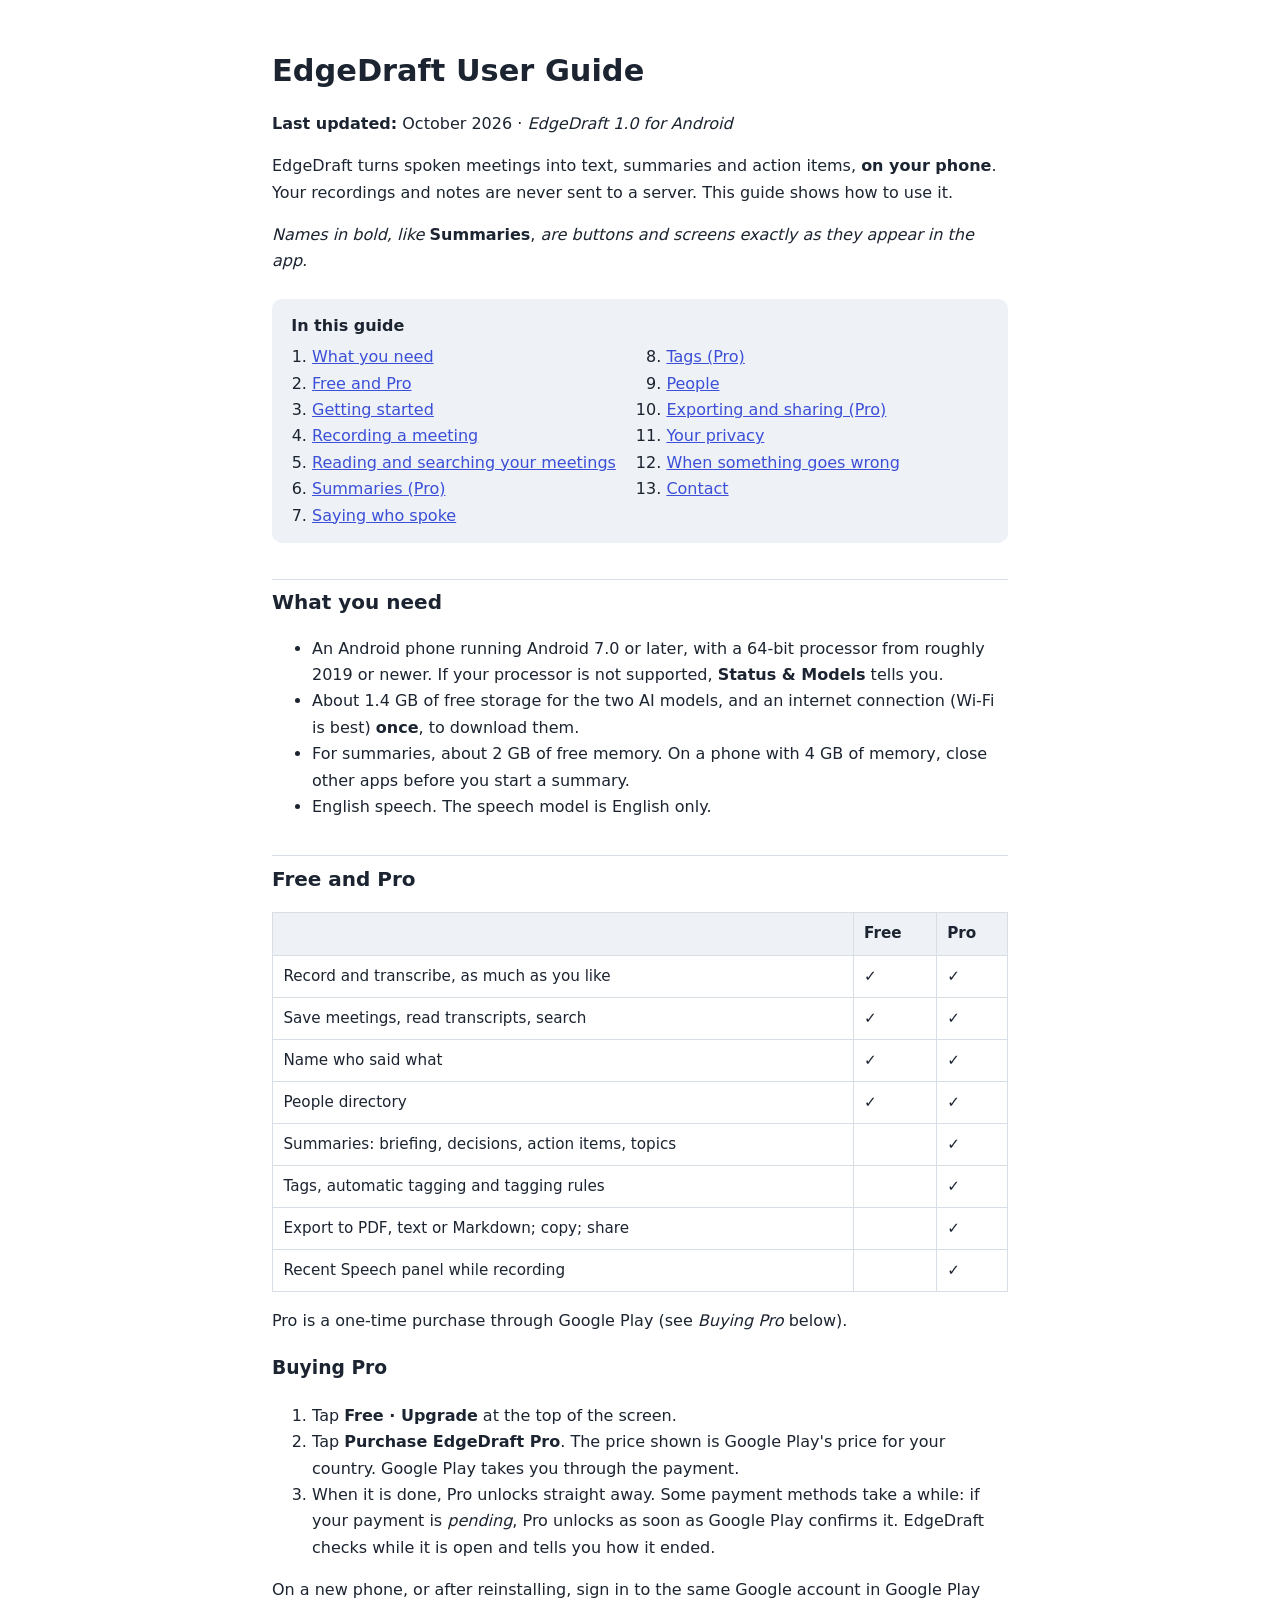
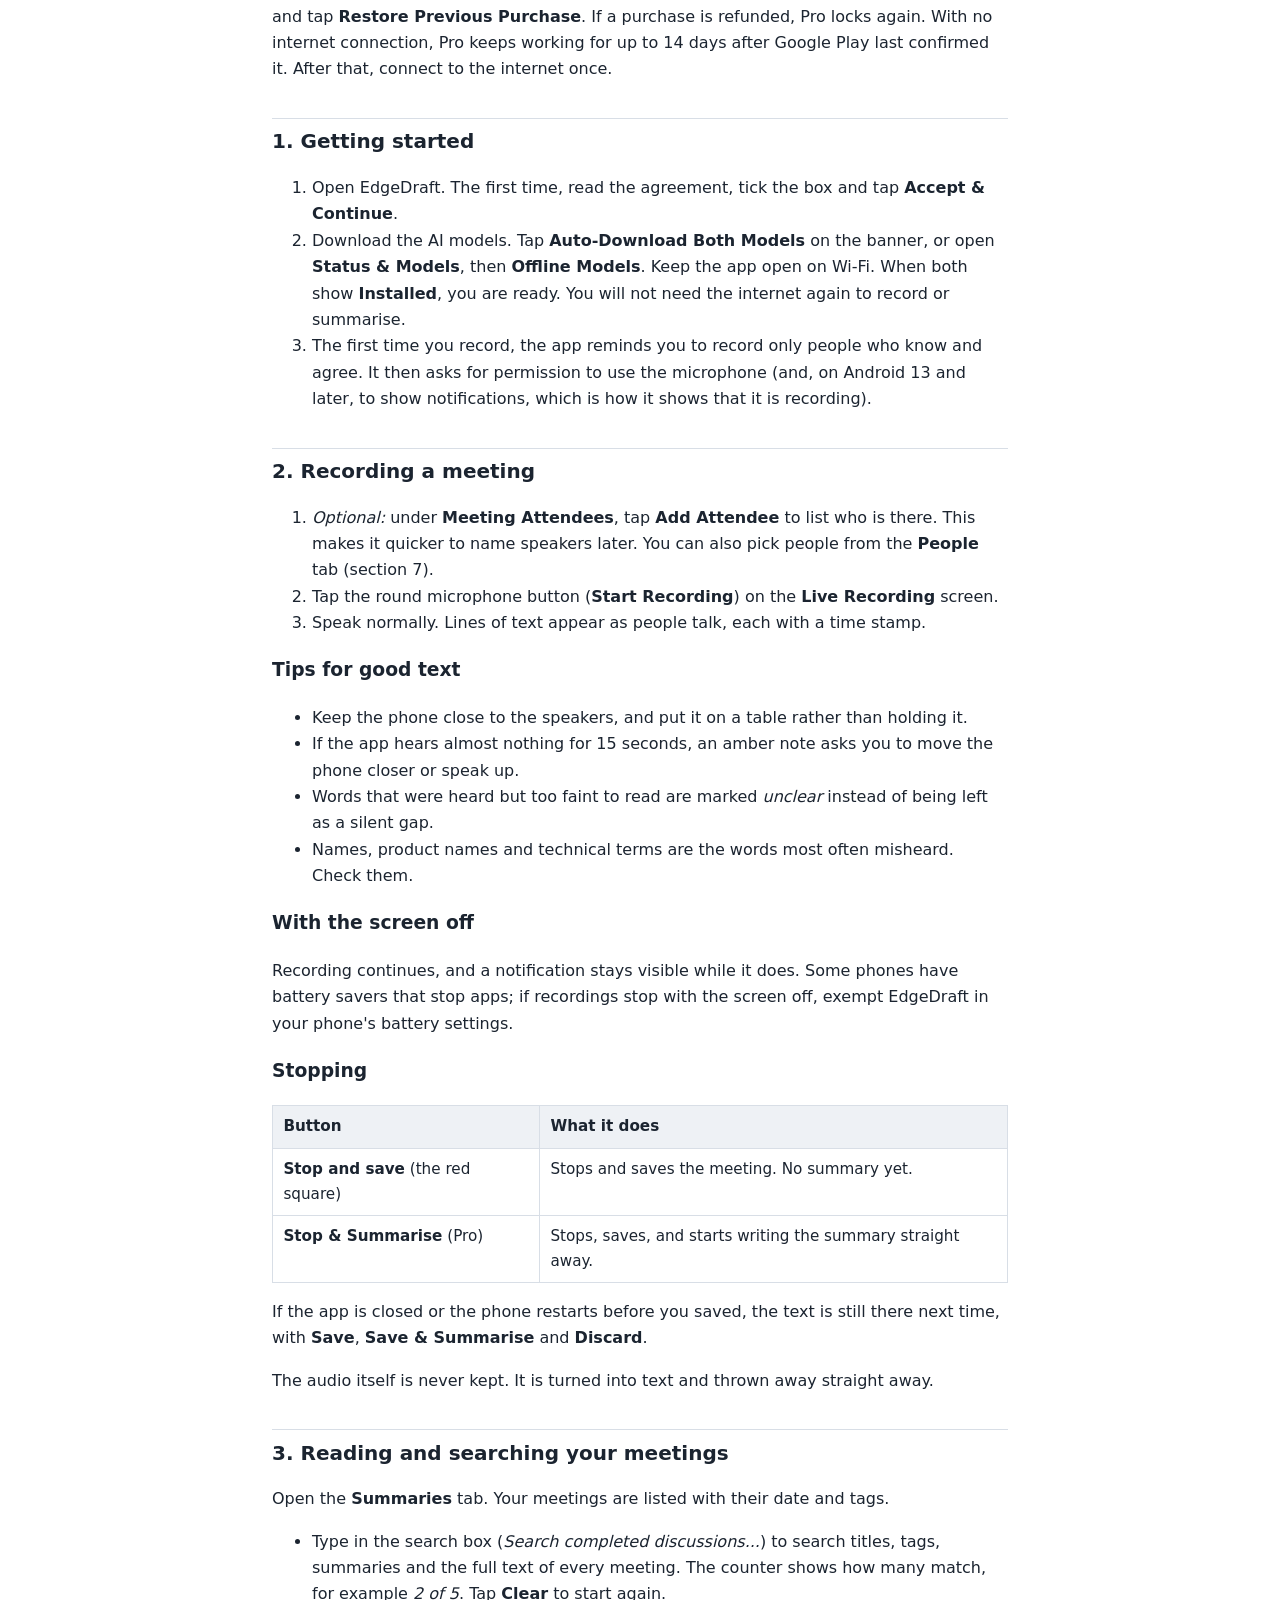
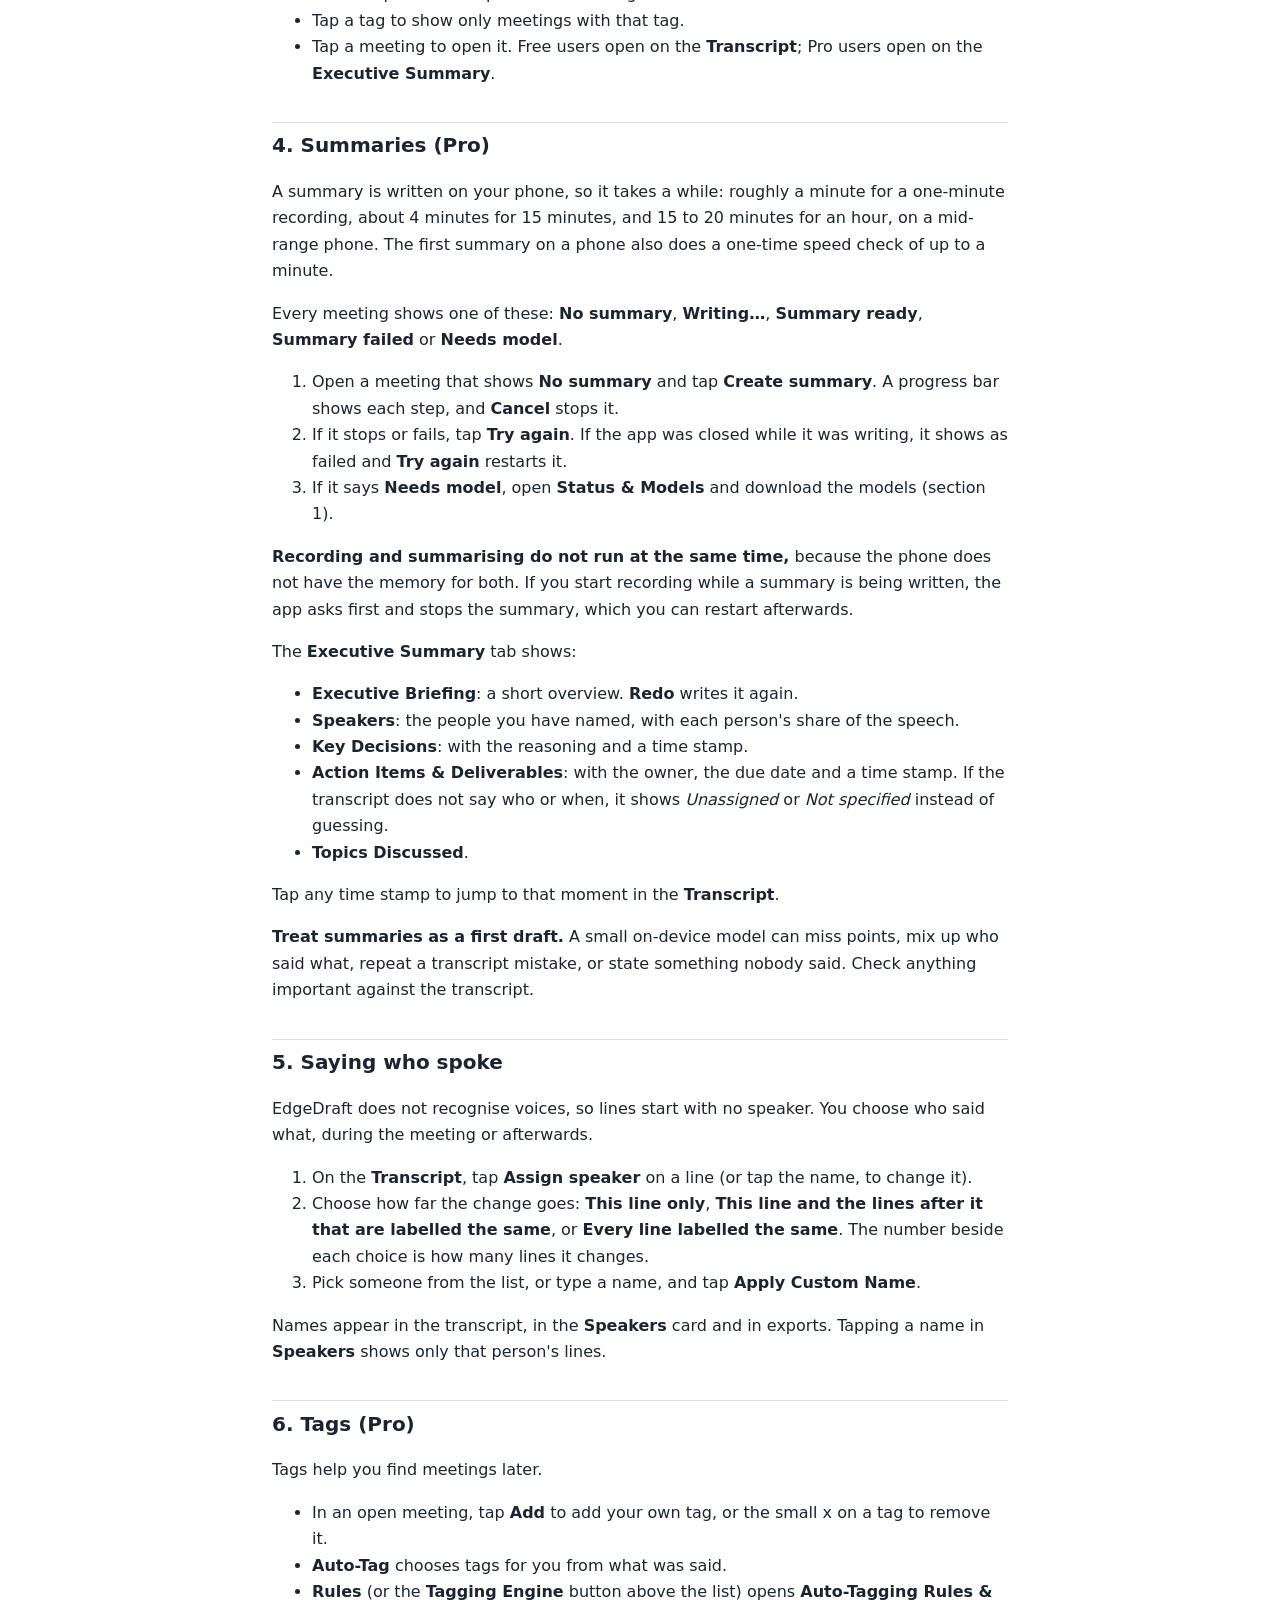
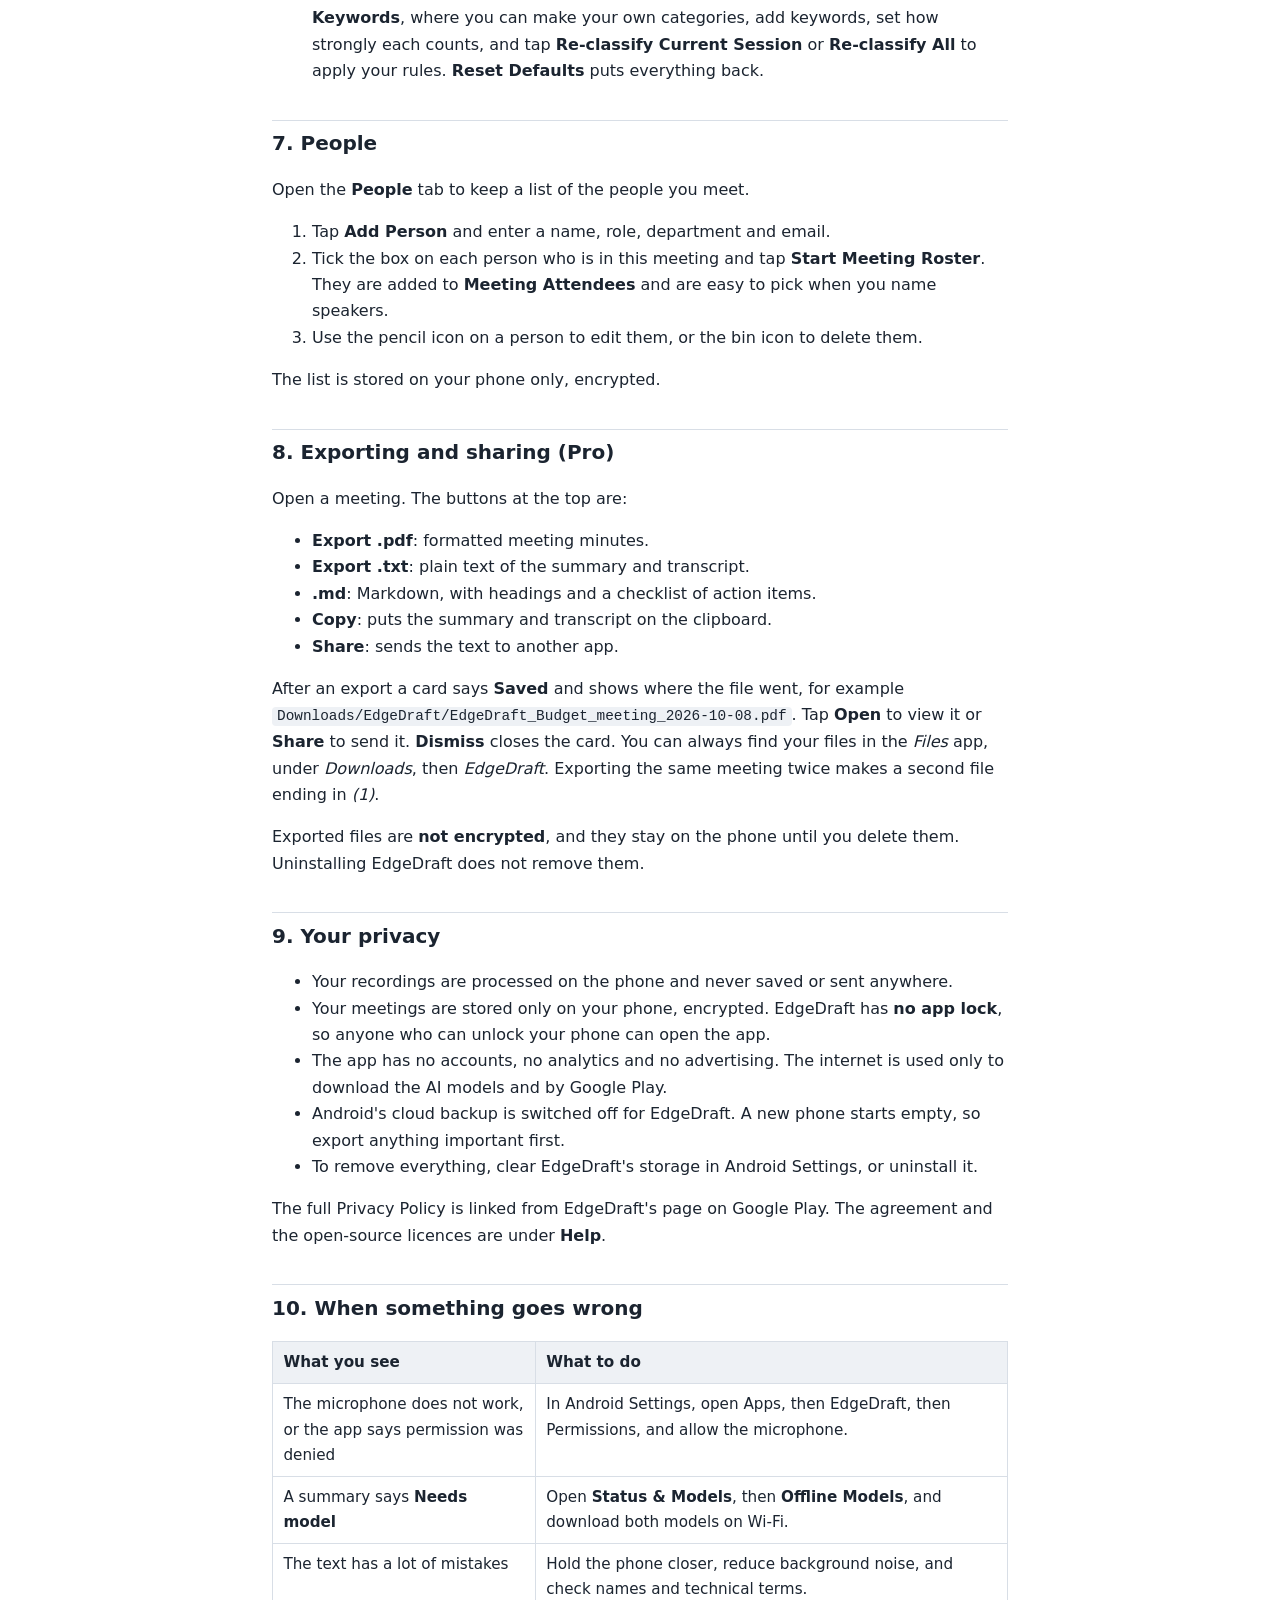
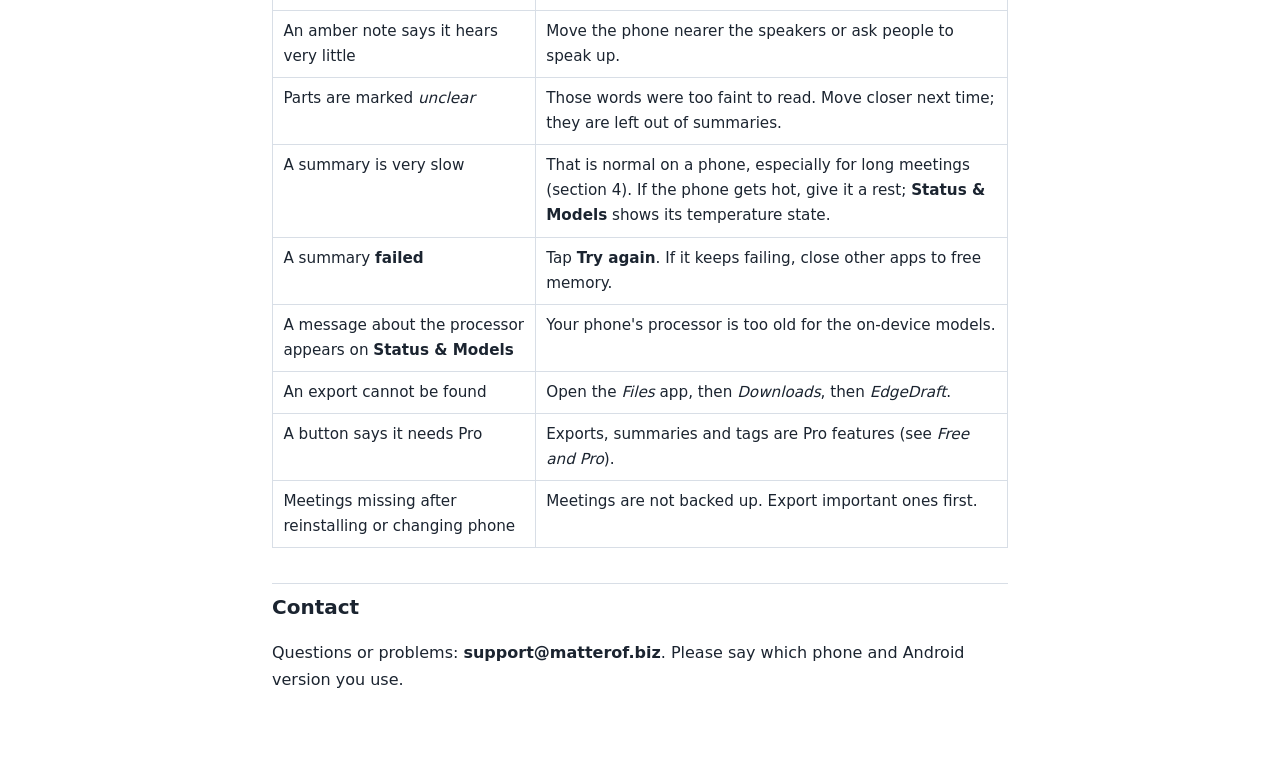
<file: edgedraft/user-guide.html>
<!doctype html>
<html lang="en">
<head>
<meta charset="utf-8">
<meta name="viewport" content="width=device-width, initial-scale=1">
<title>EdgeDraft User Guide</title>
<style>
:root { color-scheme: light dark; --bg:#fff; --fg:#1b2430; --muted:#5b6675; --line:#d8dee6; --accent:#3b4fd8; --code:#eef1f5; }
@media (prefers-color-scheme: dark) { :root { --bg:#0f172a; --fg:#e2e8f0; --muted:#94a3b8; --line:#2a3650; --accent:#7dd3fc; --code:#1e293b; } }
body { margin:0; background:var(--bg); color:var(--fg); font:16px/1.65 system-ui,-apple-system,Segoe UI,Roboto,sans-serif; }
main { max-width:46rem; margin:0 auto; padding:2rem 1.25rem 4rem; }
h1 { font-size:1.9rem; line-height:1.25; } h2 { font-size:1.25rem; margin-top:2.2rem; padding-top:.4rem; border-top:1px solid var(--line); scroll-margin-top:1rem; }
a { color:var(--accent); } code { background:var(--code); padding:.1em .35em; border-radius:4px; font-size:.9em; }
.table { overflow-x:auto; } table { border-collapse:collapse; width:100%; font-size:.95rem; }
th,td { border:1px solid var(--line); padding:.5rem .65rem; text-align:left; vertical-align:top; } th { background:var(--code); }
nav.toc { background:var(--code); border-radius:10px; padding:.9rem 1.2rem; margin:1.5rem 0; }
nav.toc strong { display:block; margin-bottom:.3rem; } nav.toc ol { margin:0; padding-left:1.3rem; columns:2; column-gap:2rem; } nav.toc li { break-inside:avoid; }
@media (max-width: 36rem) { nav.toc ol { columns:1; } }
</style>
</head>
<body><main>
<h1 id="edgedraft-user-guide">EdgeDraft User Guide</h1>
<p><strong>Last updated:</strong> October 2026 · <em>EdgeDraft 1.0 for Android</em></p>
<p>EdgeDraft turns spoken meetings into text, summaries and action items, <strong>on your phone</strong>. Your recordings and notes are never sent to a server. This guide shows how to use it.</p>
<p><em>Names in bold, like</em> <strong>Summaries</strong>, <em>are buttons and screens exactly as they appear in the app.</em></p>
<nav class="toc"><strong>In this guide</strong><ol><li><a href="#what-you-need">What you need</a></li><li><a href="#free-and-pro">Free and Pro</a></li><li><a href="#1-getting-started">Getting started</a></li><li><a href="#2-recording-a-meeting">Recording a meeting</a></li><li><a href="#3-reading-and-searching-your-meetings">Reading and searching your meetings</a></li><li><a href="#4-summaries-pro">Summaries (Pro)</a></li><li><a href="#5-saying-who-spoke">Saying who spoke</a></li><li><a href="#6-tags-pro">Tags (Pro)</a></li><li><a href="#7-people">People</a></li><li><a href="#8-exporting-and-sharing-pro">Exporting and sharing (Pro)</a></li><li><a href="#9-your-privacy">Your privacy</a></li><li><a href="#10-when-something-goes-wrong">When something goes wrong</a></li><li><a href="#contact">Contact</a></li></ol></nav>
<h2 id="what-you-need">What you need</h2>
<ul>
<li>An Android phone running Android 7.0 or later, with a 64-bit processor from roughly 2019 or newer. If your processor is not supported, <strong>Status &amp; Models</strong> tells you.</li>
<li>About 1.4 GB of free storage for the two AI models, and an internet connection (Wi-Fi is best) <strong>once</strong>, to download them.</li>
<li>For summaries, about 2 GB of free memory. On a phone with 4 GB of memory, close other apps before you start a summary.</li>
<li>English speech. The speech model is English only.</li>
</ul>
<h2 id="free-and-pro">Free and Pro</h2>
<div class="table"><table>
<thead>
<tr>
<th></th>
<th>Free</th>
<th>Pro</th>
</tr>
</thead>
<tbody>
<tr>
<td>Record and transcribe, as much as you like</td>
<td>✓</td>
<td>✓</td>
</tr>
<tr>
<td>Save meetings, read transcripts, search</td>
<td>✓</td>
<td>✓</td>
</tr>
<tr>
<td>Name who said what</td>
<td>✓</td>
<td>✓</td>
</tr>
<tr>
<td>People directory</td>
<td>✓</td>
<td>✓</td>
</tr>
<tr>
<td>Summaries: briefing, decisions, action items, topics</td>
<td></td>
<td>✓</td>
</tr>
<tr>
<td>Tags, automatic tagging and tagging rules</td>
<td></td>
<td>✓</td>
</tr>
<tr>
<td>Export to PDF, text or Markdown; copy; share</td>
<td></td>
<td>✓</td>
</tr>
<tr>
<td>Recent Speech panel while recording</td>
<td></td>
<td>✓</td>
</tr>
</tbody>
</table></div>
<p>Pro is a one-time purchase through Google Play (see <em>Buying Pro</em> below).</p>
<h3 id="buying-pro">Buying Pro</h3>
<ol>
<li>Tap <strong>Free · Upgrade</strong> at the top of the screen.</li>
<li>Tap <strong>Purchase EdgeDraft Pro</strong>. The price shown is Google Play's price for your country. Google Play takes you through the payment.</li>
<li>When it is done, Pro unlocks straight away. Some payment methods take a while: if your payment is <em>pending</em>, Pro unlocks as soon as Google Play confirms it. EdgeDraft checks while it is open and tells you how it ended.</li>
</ol>
<p>On a new phone, or after reinstalling, sign in to the same Google account in Google Play and tap <strong>Restore Previous Purchase</strong>. If a purchase is refunded, Pro locks again. With no internet connection, Pro keeps working for up to 14 days after Google Play last confirmed it. After that, connect to the internet once.</p>
<h2 id="1-getting-started">1. Getting started</h2>
<ol>
<li>Open EdgeDraft. The first time, read the agreement, tick the box and tap <strong>Accept &amp; Continue</strong>.</li>
<li>Download the AI models. Tap <strong>Auto-Download Both Models</strong> on the banner, or open <strong>Status &amp; Models</strong>, then <strong>Offline Models</strong>. Keep the app open on Wi-Fi. When both show <strong>Installed</strong>, you are ready. You will not need the internet again to record or summarise.</li>
<li>The first time you record, the app reminds you to record only people who know and agree. It then asks for permission to use the microphone (and, on Android 13 and later, to show notifications, which is how it shows that it is recording).</li>
</ol>
<h2 id="2-recording-a-meeting">2. Recording a meeting</h2>
<ol>
<li><em>Optional:</em> under <strong>Meeting Attendees</strong>, tap <strong>Add Attendee</strong> to list who is there. This makes it quicker to name speakers later. You can also pick people from the <strong>People</strong> tab (section 7).</li>
<li>Tap the round microphone button (<strong>Start Recording</strong>) on the <strong>Live Recording</strong> screen.</li>
<li>Speak normally. Lines of text appear as people talk, each with a time stamp.</li>
</ol>
<h3 id="tips-for-good-text">Tips for good text</h3>
<ul>
<li>Keep the phone close to the speakers, and put it on a table rather than holding it.</li>
<li>If the app hears almost nothing for 15 seconds, an amber note asks you to move the phone closer or speak up.</li>
<li>Words that were heard but too faint to read are marked <em>unclear</em> instead of being left as a silent gap.</li>
<li>Names, product names and technical terms are the words most often misheard. Check them.</li>
</ul>
<h3 id="with-the-screen-off">With the screen off</h3>
<p>Recording continues, and a notification stays visible while it does. Some phones have battery savers that stop apps; if recordings stop with the screen off, exempt EdgeDraft in your phone's battery settings.</p>
<h3 id="stopping">Stopping</h3>
<div class="table"><table>
<thead>
<tr>
<th>Button</th>
<th>What it does</th>
</tr>
</thead>
<tbody>
<tr>
<td><strong>Stop and save</strong> (the red square)</td>
<td>Stops and saves the meeting. No summary yet.</td>
</tr>
<tr>
<td><strong>Stop &amp; Summarise</strong> (Pro)</td>
<td>Stops, saves, and starts writing the summary straight away.</td>
</tr>
</tbody>
</table></div>
<p>If the app is closed or the phone restarts before you saved, the text is still there next time, with <strong>Save</strong>, <strong>Save &amp; Summarise</strong> and <strong>Discard</strong>.</p>
<p>The audio itself is never kept. It is turned into text and thrown away straight away.</p>
<h2 id="3-reading-and-searching-your-meetings">3. Reading and searching your meetings</h2>
<p>Open the <strong>Summaries</strong> tab. Your meetings are listed with their date and tags.</p>
<ul>
<li>Type in the search box (<em>Search completed discussions...</em>) to search titles, tags, summaries and the full text of every meeting. The counter shows how many match, for example <em>2 of 5</em>. Tap <strong>Clear</strong> to start again.</li>
<li>Tap a tag to show only meetings with that tag.</li>
<li>Tap a meeting to open it. Free users open on the <strong>Transcript</strong>; Pro users open on the <strong>Executive Summary</strong>.</li>
</ul>
<h2 id="4-summaries-pro">4. Summaries (Pro)</h2>
<p>A summary is written on your phone, so it takes a while: roughly a minute for a one-minute recording, about 4 minutes for 15 minutes, and 15 to 20 minutes for an hour, on a mid-range phone. The first summary on a phone also does a one-time speed check of up to a minute.</p>
<p>Every meeting shows one of these: <strong>No summary</strong>, <strong>Writing…</strong>, <strong>Summary ready</strong>, <strong>Summary failed</strong> or <strong>Needs model</strong>.</p>
<ol>
<li>Open a meeting that shows <strong>No summary</strong> and tap <strong>Create summary</strong>. A progress bar shows each step, and <strong>Cancel</strong> stops it.</li>
<li>If it stops or fails, tap <strong>Try again</strong>. If the app was closed while it was writing, it shows as failed and <strong>Try again</strong> restarts it.</li>
<li>If it says <strong>Needs model</strong>, open <strong>Status &amp; Models</strong> and download the models (section 1).</li>
</ol>
<p><strong>Recording and summarising do not run at the same time,</strong> because the phone does not have the memory for both. If you start recording while a summary is being written, the app asks first and stops the summary, which you can restart afterwards.</p>
<p>The <strong>Executive Summary</strong> tab shows:</p>
<ul>
<li><strong>Executive Briefing</strong>: a short overview. <strong>Redo</strong> writes it again.</li>
<li><strong>Speakers</strong>: the people you have named, with each person's share of the speech.</li>
<li><strong>Key Decisions</strong>: with the reasoning and a time stamp.</li>
<li><strong>Action Items &amp; Deliverables</strong>: with the owner, the due date and a time stamp. If the transcript does not say who or when, it shows <em>Unassigned</em> or <em>Not specified</em> instead of guessing.</li>
<li><strong>Topics Discussed</strong>.</li>
</ul>
<p>Tap any time stamp to jump to that moment in the <strong>Transcript</strong>.</p>
<p><strong>Treat summaries as a first draft.</strong> A small on-device model can miss points, mix up who said what, repeat a transcript mistake, or state something nobody said. Check anything important against the transcript.</p>
<h2 id="5-saying-who-spoke">5. Saying who spoke</h2>
<p>EdgeDraft does not recognise voices, so lines start with no speaker. You choose who said what, during the meeting or afterwards.</p>
<ol>
<li>On the <strong>Transcript</strong>, tap <strong>Assign speaker</strong> on a line (or tap the name, to change it).</li>
<li>Choose how far the change goes: <strong>This line only</strong>, <strong>This line and the lines after it that are labelled the same</strong>, or <strong>Every line labelled the same</strong>. The number beside each choice is how many lines it changes.</li>
<li>Pick someone from the list, or type a name, and tap <strong>Apply Custom Name</strong>.</li>
</ol>
<p>Names appear in the transcript, in the <strong>Speakers</strong> card and in exports. Tapping a name in <strong>Speakers</strong> shows only that person's lines.</p>
<h2 id="6-tags-pro">6. Tags (Pro)</h2>
<p>Tags help you find meetings later.</p>
<ul>
<li>In an open meeting, tap <strong>Add</strong> to add your own tag, or the small x on a tag to remove it.</li>
<li><strong>Auto-Tag</strong> chooses tags for you from what was said.</li>
<li><strong>Rules</strong> (or the <strong>Tagging Engine</strong> button above the list) opens <strong>Auto-Tagging Rules &amp; Keywords</strong>, where you can make your own categories, add keywords, set how strongly each counts, and tap <strong>Re-classify Current Session</strong> or <strong>Re-classify All</strong> to apply your rules. <strong>Reset Defaults</strong> puts everything back.</li>
</ul>
<h2 id="7-people">7. People</h2>
<p>Open the <strong>People</strong> tab to keep a list of the people you meet.</p>
<ol>
<li>Tap <strong>Add Person</strong> and enter a name, role, department and email.</li>
<li>Tick the box on each person who is in this meeting and tap <strong>Start Meeting Roster</strong>. They are added to <strong>Meeting Attendees</strong> and are easy to pick when you name speakers.</li>
<li>Use the pencil icon on a person to edit them, or the bin icon to delete them.</li>
</ol>
<p>The list is stored on your phone only, encrypted.</p>
<h2 id="8-exporting-and-sharing-pro">8. Exporting and sharing (Pro)</h2>
<p>Open a meeting. The buttons at the top are:</p>
<ul>
<li><strong>Export .pdf</strong>: formatted meeting minutes.</li>
<li><strong>Export .txt</strong>: plain text of the summary and transcript.</li>
<li><strong>.md</strong>: Markdown, with headings and a checklist of action items.</li>
<li><strong>Copy</strong>: puts the summary and transcript on the clipboard.</li>
<li><strong>Share</strong>: sends the text to another app.</li>
</ul>
<p>After an export a card says <strong>Saved</strong> and shows where the file went, for example <code>Downloads/EdgeDraft/EdgeDraft_Budget_meeting_2026-10-08.pdf</code>. Tap <strong>Open</strong> to view it or <strong>Share</strong> to send it. <strong>Dismiss</strong> closes the card. You can always find your files in the <em>Files</em> app, under <em>Downloads</em>, then <em>EdgeDraft</em>. Exporting the same meeting twice makes a second file ending in <em>(1)</em>.</p>
<p>Exported files are <strong>not encrypted</strong>, and they stay on the phone until you delete them. Uninstalling EdgeDraft does not remove them.</p>
<h2 id="9-your-privacy">9. Your privacy</h2>
<ul>
<li>Your recordings are processed on the phone and never saved or sent anywhere.</li>
<li>Your meetings are stored only on your phone, encrypted. EdgeDraft has <strong>no app lock</strong>, so anyone who can unlock your phone can open the app.</li>
<li>The app has no accounts, no analytics and no advertising. The internet is used only to download the AI models and by Google Play.</li>
<li>Android's cloud backup is switched off for EdgeDraft. A new phone starts empty, so export anything important first.</li>
<li>To remove everything, clear EdgeDraft's storage in Android Settings, or uninstall it.</li>
</ul>
<p>The full Privacy Policy is linked from EdgeDraft's page on Google Play. The agreement and the open-source licences are under <strong>Help</strong>.</p>
<h2 id="10-when-something-goes-wrong">10. When something goes wrong</h2>
<div class="table"><table>
<thead>
<tr>
<th>What you see</th>
<th>What to do</th>
</tr>
</thead>
<tbody>
<tr>
<td>The microphone does not work, or the app says permission was denied</td>
<td>In Android Settings, open Apps, then EdgeDraft, then Permissions, and allow the microphone.</td>
</tr>
<tr>
<td>A summary says <strong>Needs model</strong></td>
<td>Open <strong>Status &amp; Models</strong>, then <strong>Offline Models</strong>, and download both models on Wi-Fi.</td>
</tr>
<tr>
<td>The text has a lot of mistakes</td>
<td>Hold the phone closer, reduce background noise, and check names and technical terms.</td>
</tr>
<tr>
<td>An amber note says it hears very little</td>
<td>Move the phone nearer the speakers or ask people to speak up.</td>
</tr>
<tr>
<td>Parts are marked <em>unclear</em></td>
<td>Those words were too faint to read. Move closer next time; they are left out of summaries.</td>
</tr>
<tr>
<td>A summary is very slow</td>
<td>That is normal on a phone, especially for long meetings (section 4). If the phone gets hot, give it a rest; <strong>Status &amp; Models</strong> shows its temperature state.</td>
</tr>
<tr>
<td>A summary <strong>failed</strong></td>
<td>Tap <strong>Try again</strong>. If it keeps failing, close other apps to free memory.</td>
</tr>
<tr>
<td>A message about the processor appears on <strong>Status &amp; Models</strong></td>
<td>Your phone's processor is too old for the on-device models.</td>
</tr>
<tr>
<td>An export cannot be found</td>
<td>Open the <em>Files</em> app, then <em>Downloads</em>, then <em>EdgeDraft</em>.</td>
</tr>
<tr>
<td>A button says it needs Pro</td>
<td>Exports, summaries and tags are Pro features (see <em>Free and Pro</em>).</td>
</tr>
<tr>
<td>Meetings missing after reinstalling or changing phone</td>
<td>Meetings are not backed up. Export important ones first.</td>
</tr>
</tbody>
</table></div>
<h2 id="contact">Contact</h2>
<p>Questions or problems: <strong>support@matterof.biz</strong>. Please say which phone and Android version you use.</p>
</main></body>
</html>
</file>
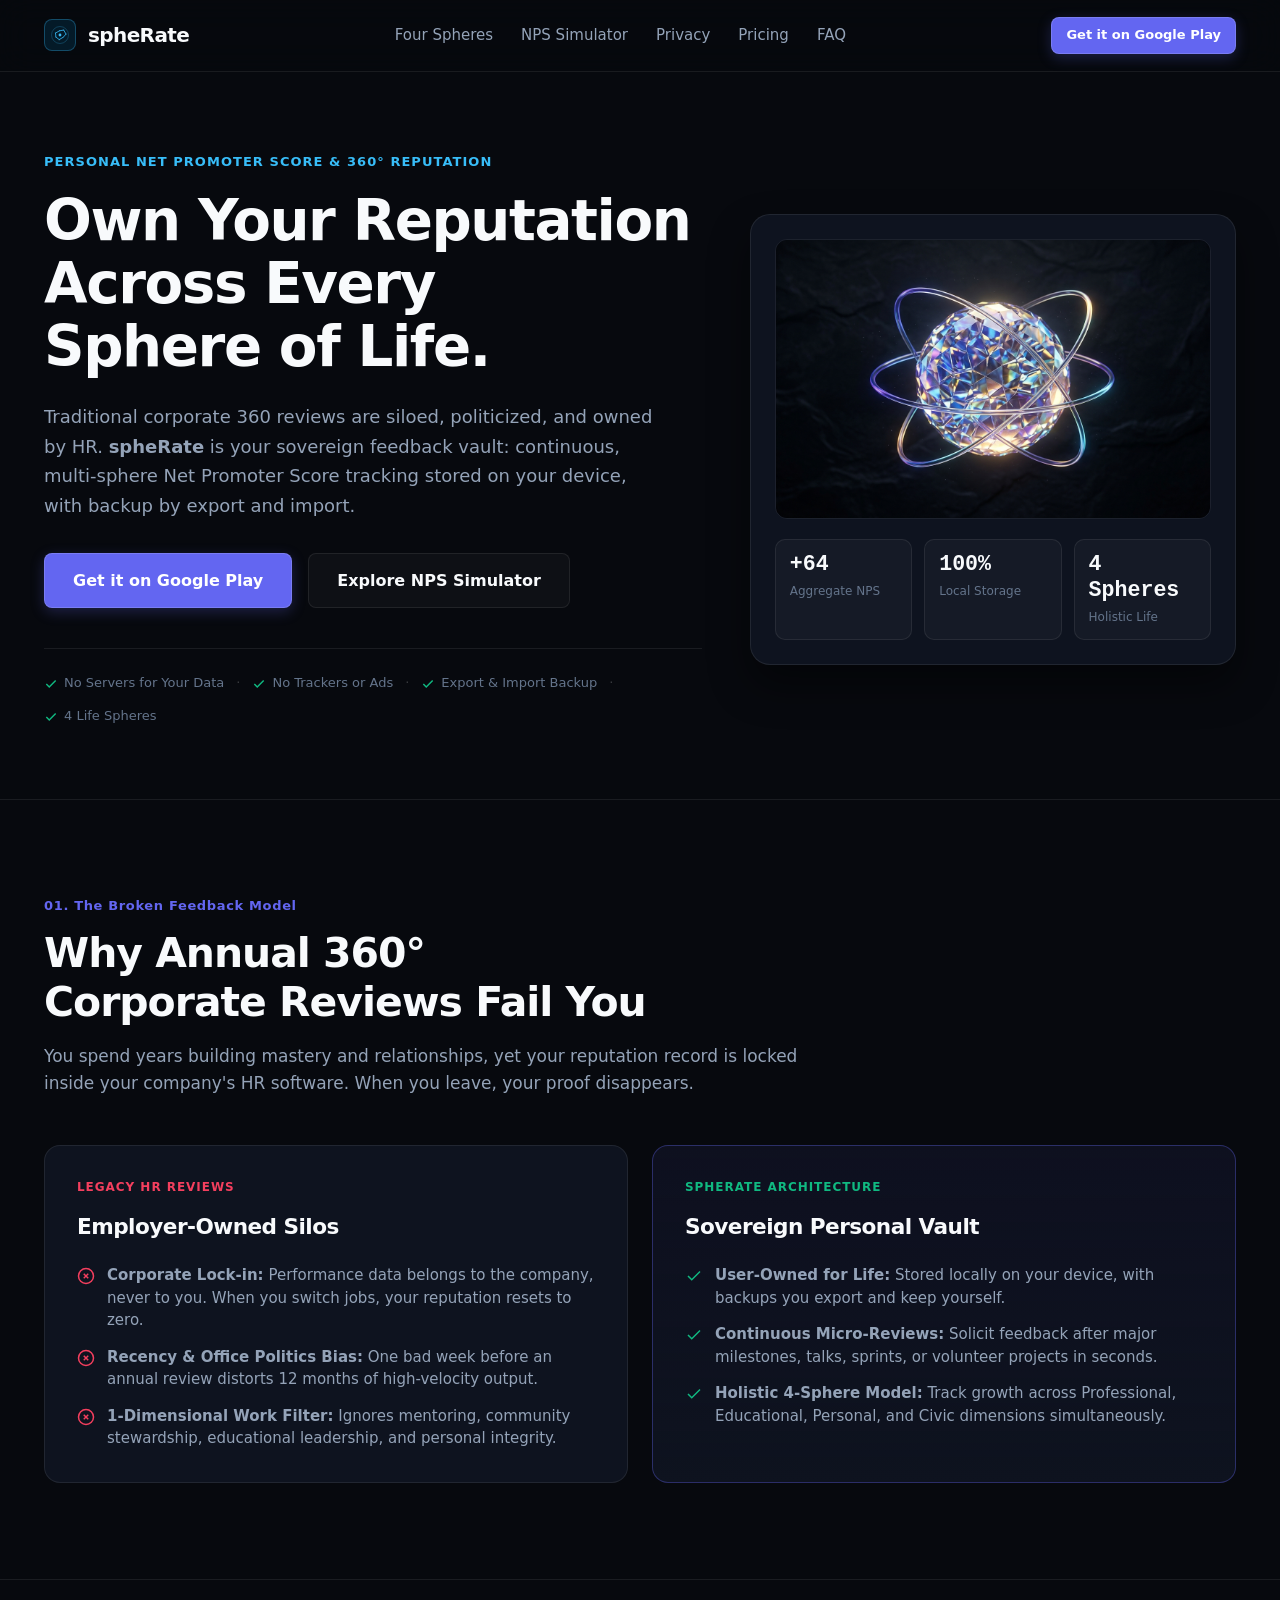
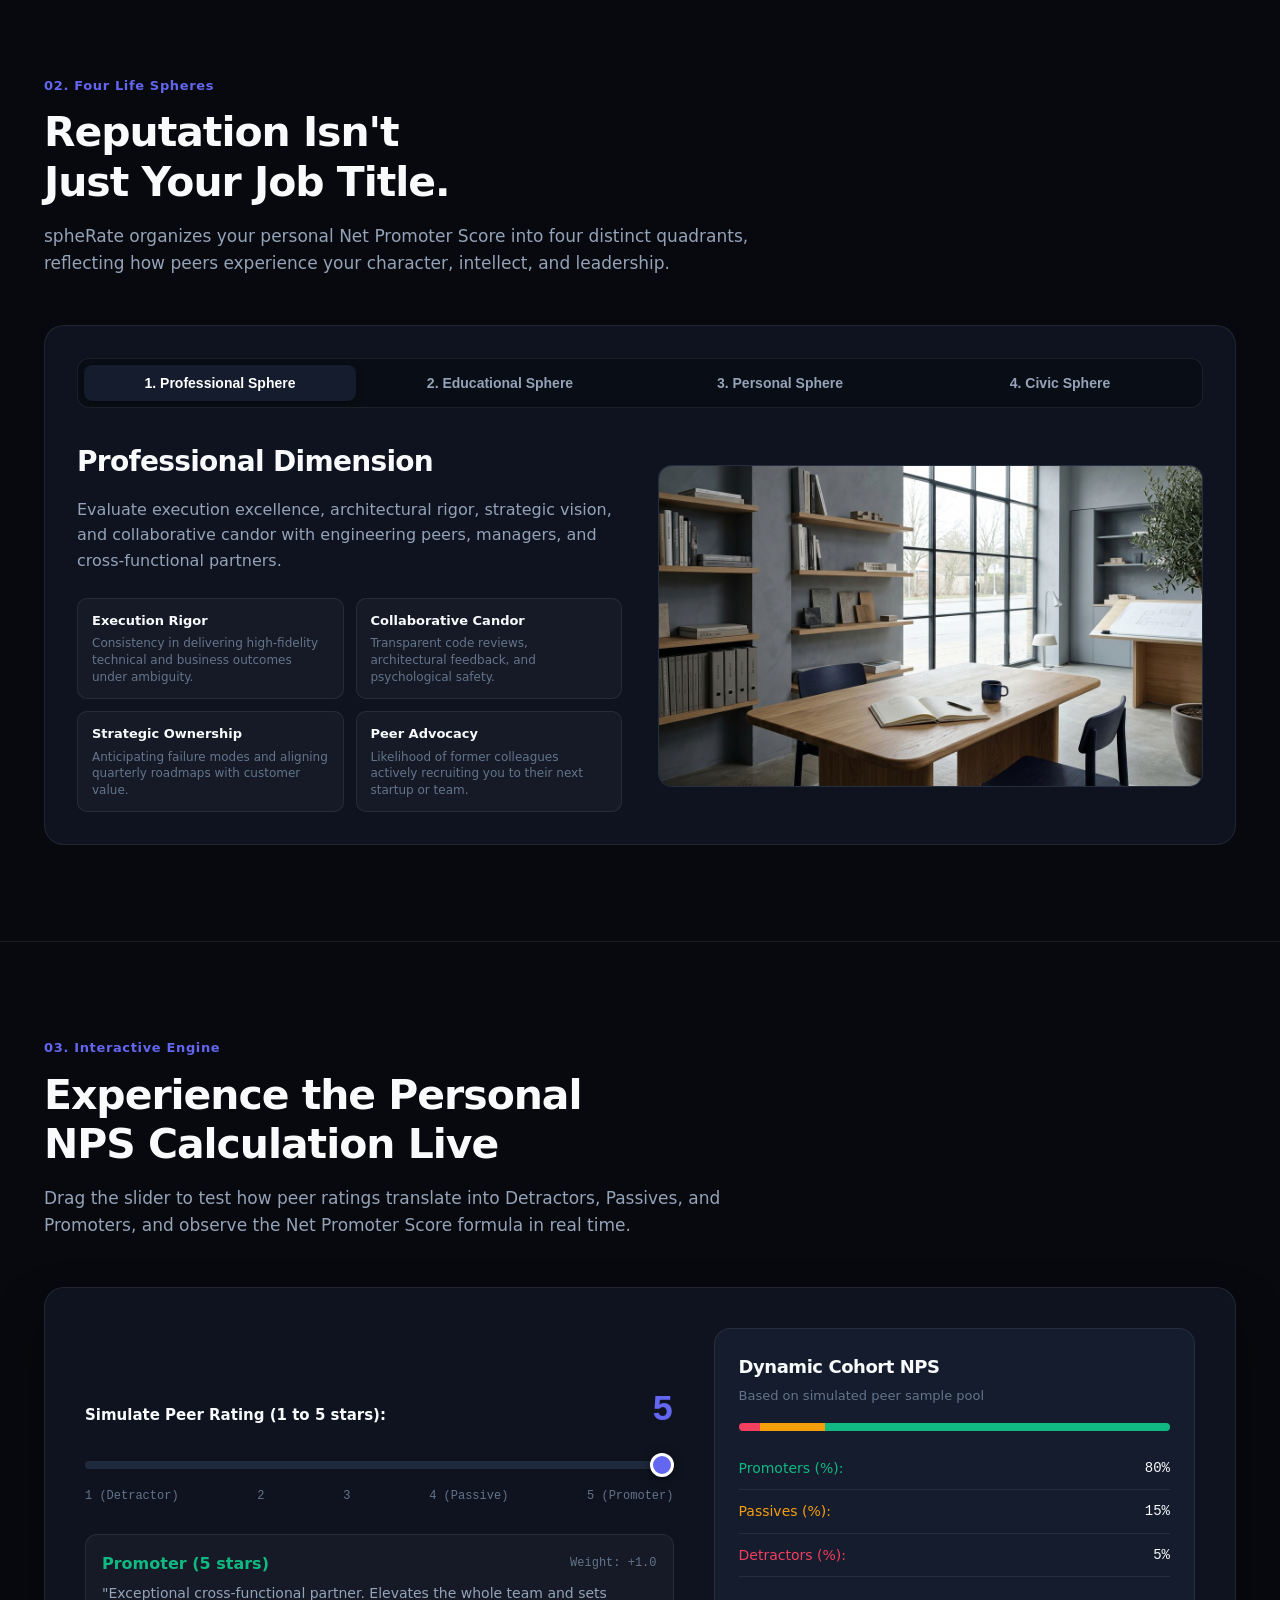
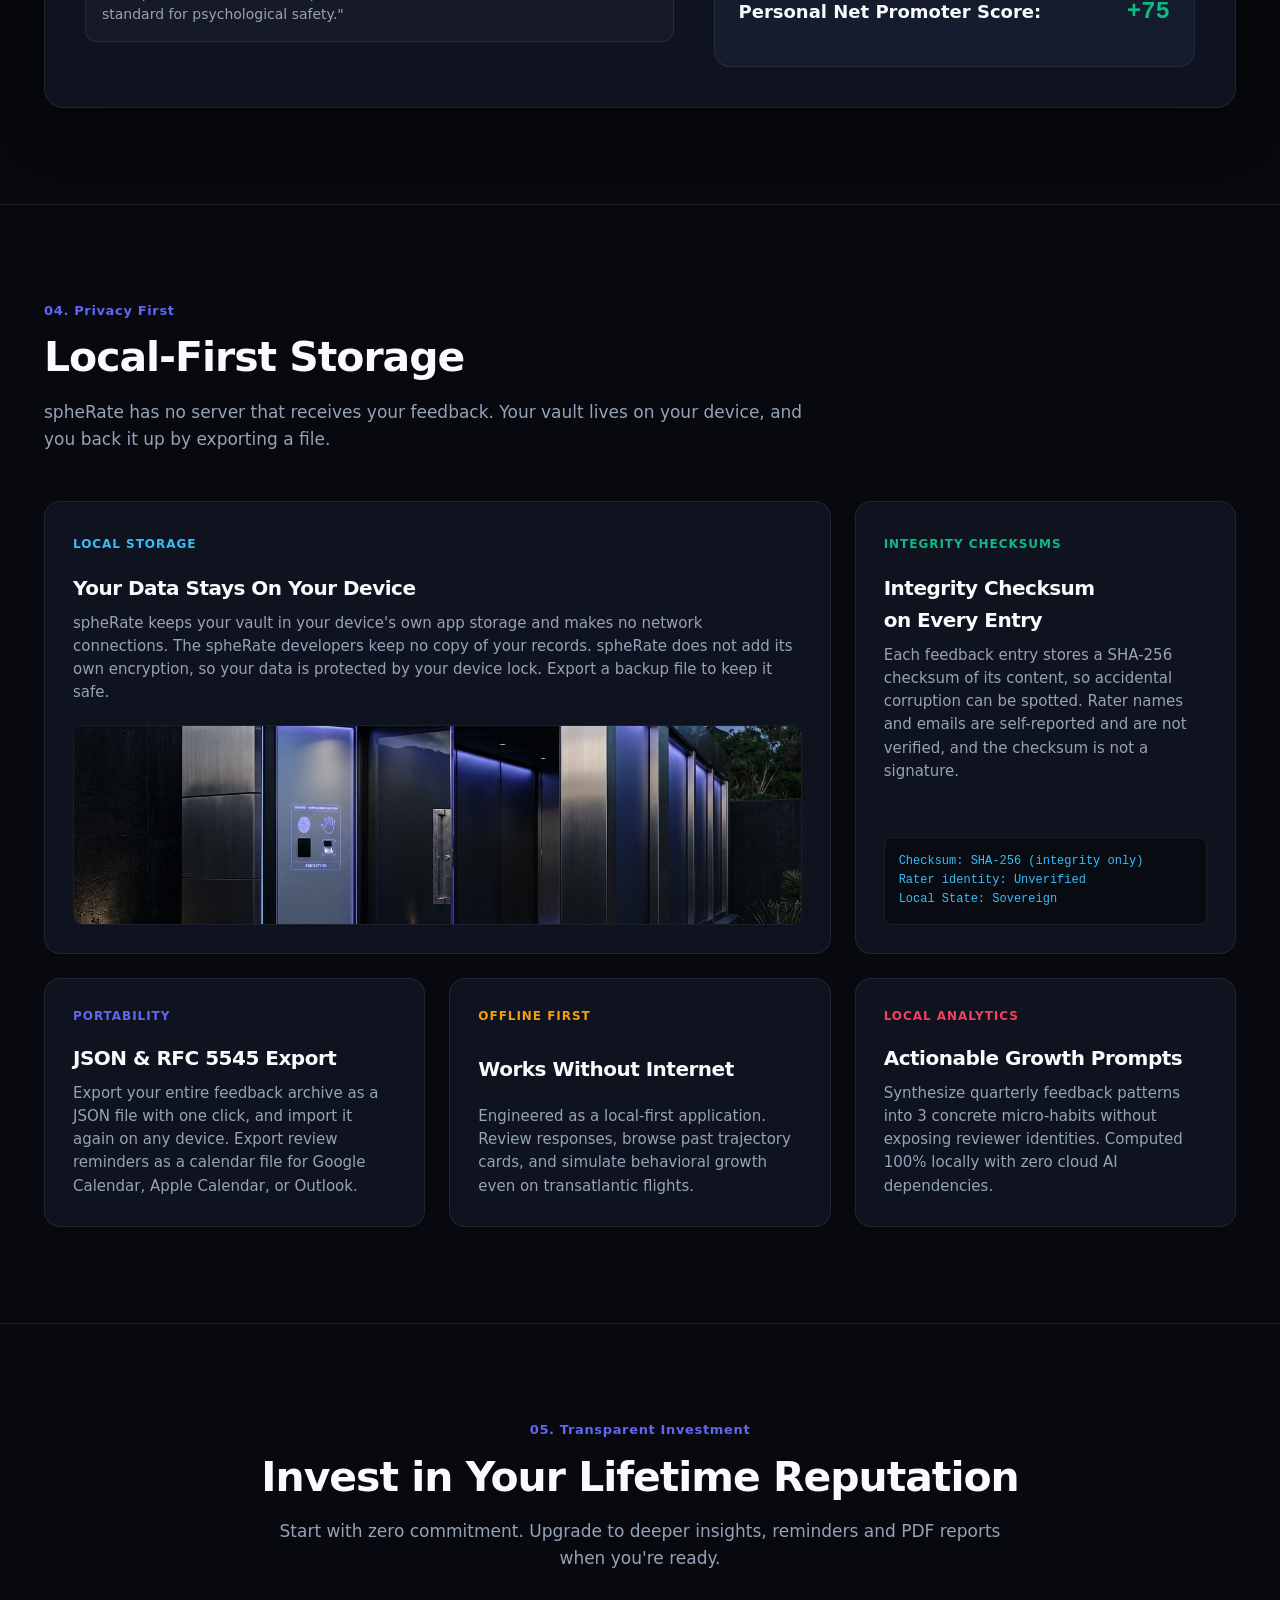
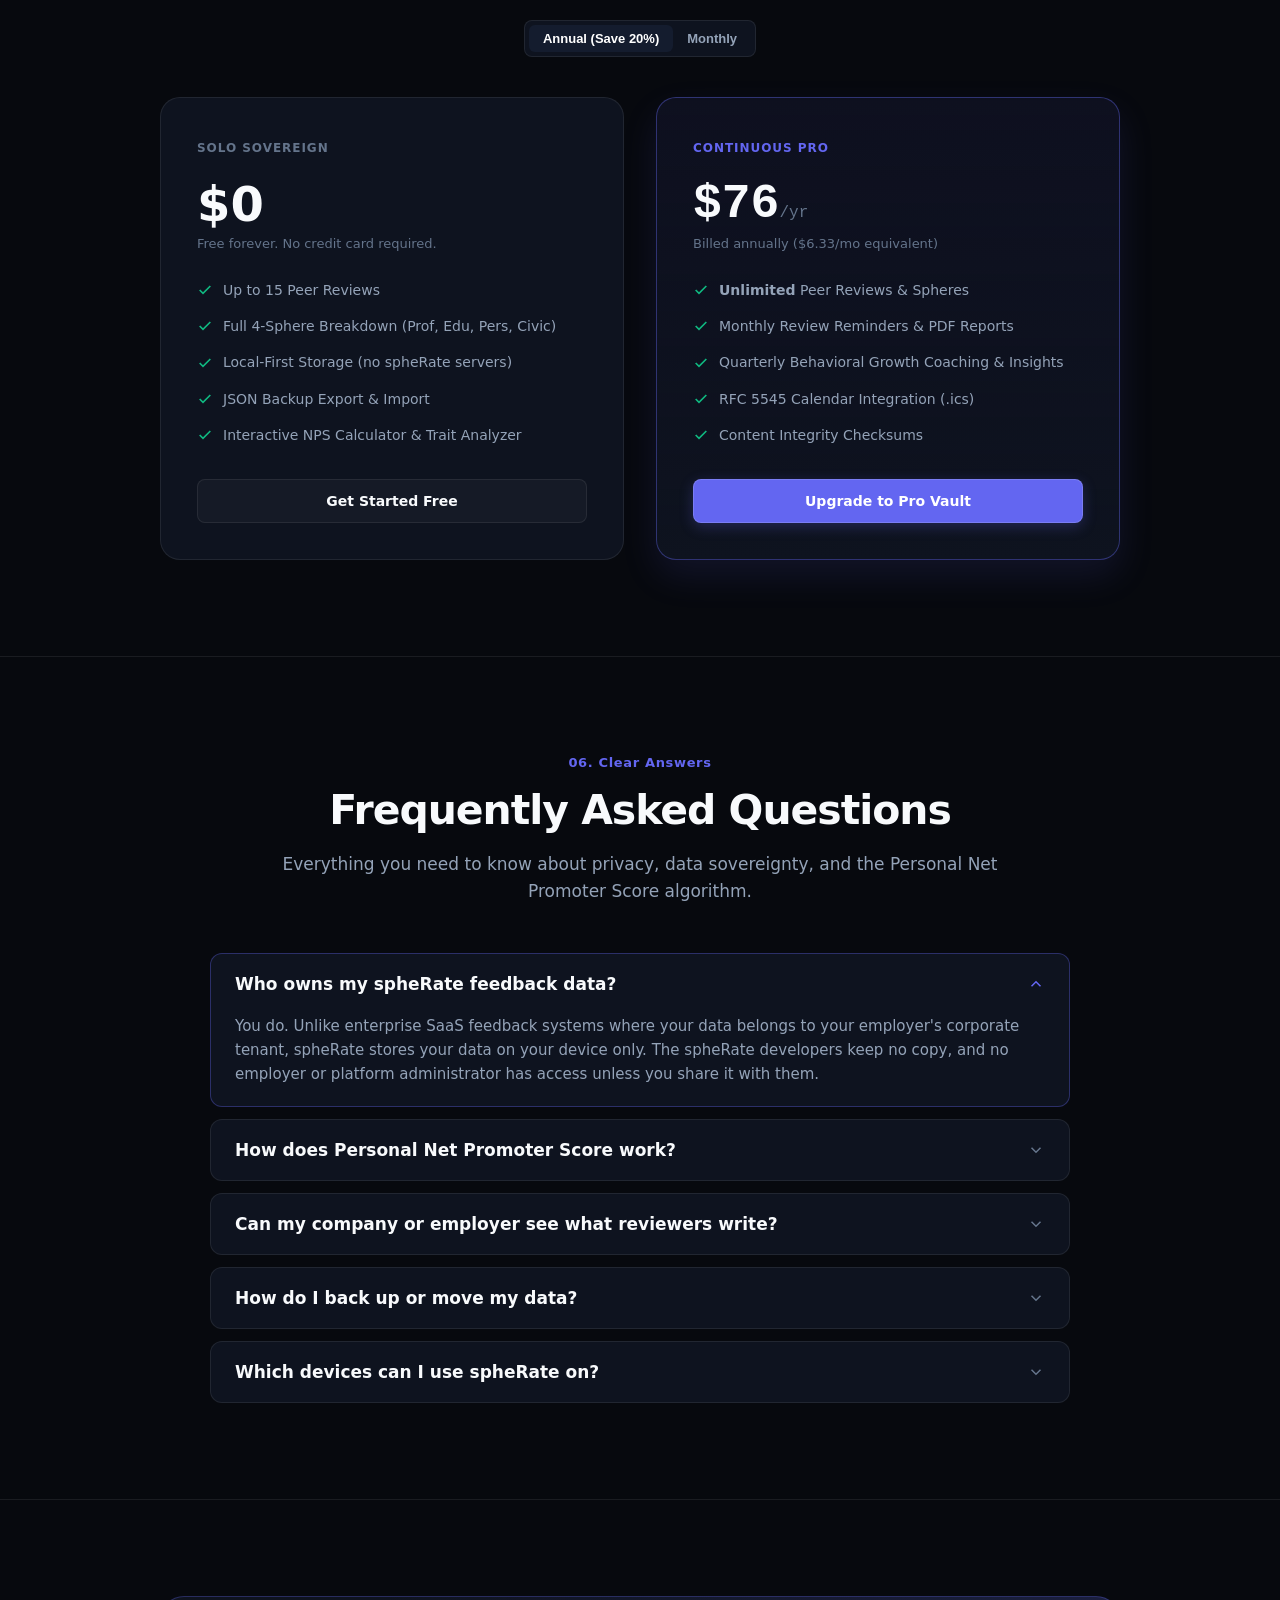
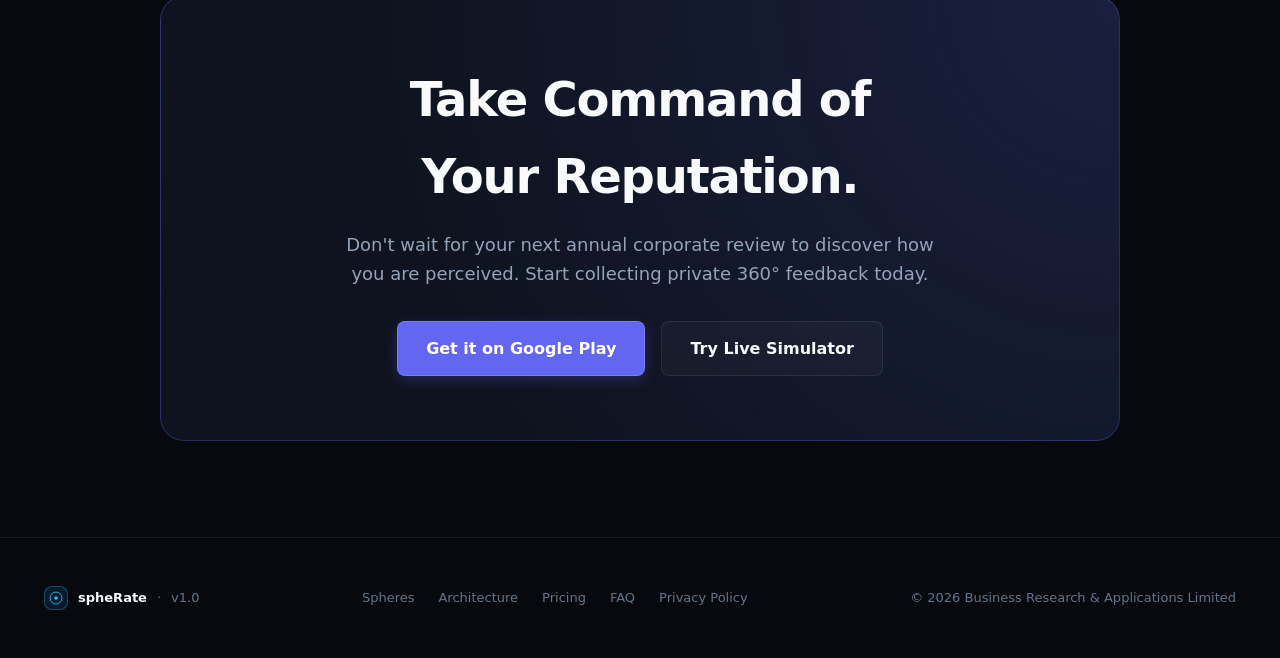
<file: spherate/landing.html>
<!DOCTYPE html>
<html lang="en" class="scroll-smooth">
<head>
  <meta charset="UTF-8" />
  <meta name="viewport" content="width=device-width, initial-scale=1.0" />
  <title>spheRate — Sovereign 360° Personal Feedback & Continuous Reputation Vault</title>
  <meta name="description" content="Own your reputation across Professional, Educational, Personal, and Civic spheres. Private, local-first 360° feedback and Personal Net Promoter Score." />
  <meta property="og:title" content="spheRate — Sovereign 360° Personal Feedback" />
  <meta property="og:description" content="A private, user-owned Net Promoter Score vault for your whole life. Local-first storage, four life spheres, and backup by export and import." />
  <meta property="og:type" content="website" />
  <link rel="icon" type="image/svg+xml" href="/icon.svg" />
  <link rel="stylesheet" href="styles.css" />
</head>
<body>

  <!-- Top Bar Contract (1-Row, 3-Zone: Brand — Links — 1 Primary Action) -->
  <header class="header-bar">
    <div class="container">
      <div class="nav-container">
        <!-- Zone 1: Wordmark & Brand -->
        <a href="/" class="brand-zone" title="spheRate Home">
          <div class="brand-icon">
            <svg width="20" height="20" viewBox="0 0 200 200" fill="none">
              <circle cx="100" cy="100" r="85" stroke="#38bdf8" stroke-width="6" opacity="0.4" />
              <line x1="55" y1="81" x2="95" y2="58" stroke="#38bdf8" stroke-width="8" stroke-linecap="round" />
              <line x1="95" y1="58" x2="137" y2="51" stroke="#38bdf8" stroke-width="8" stroke-linecap="round" />
              <line x1="137" y1="51" x2="160" y2="91" stroke="#38bdf8" stroke-width="8" stroke-linecap="round" />
              <line x1="160" y1="91" x2="132" y2="123" stroke="#38bdf8" stroke-width="8" stroke-linecap="round" />
              <line x1="132" y1="123" x2="92" y2="146" stroke="#38bdf8" stroke-width="8" stroke-linecap="round" />
              <line x1="92" y1="146" x2="59" y2="121" stroke="#38bdf8" stroke-width="8" stroke-linecap="round" />
              <line x1="59" y1="121" x2="55" y2="81" stroke="#38bdf8" stroke-width="8" stroke-linecap="round" />
              <circle cx="100" cy="100" r="14" fill="#38bdf8" />
            </svg>
          </div>
          <span>spheRate</span>
        </a>

        <!-- Zone 2: 5 Clean Single-Line Nav Links -->
        <nav class="nav-links">
          <a href="#spheres" class="nav-link">Four Spheres</a>
          <a href="#simulator" class="nav-link">NPS Simulator</a>
          <a href="#architecture" class="nav-link">Privacy</a>
          <a href="#pricing" class="nav-link">Pricing</a>
          <a href="#faq" class="nav-link">FAQ</a>
        </nav>

        <!-- Zone 3: 1 Primary Action -->
        <div class="nav-actions">
          <a href="https://play.google.com/store/apps/details?id=io.spherate.app" class="btn btn-primary btn-sm">Get it on Google Play</a>
          <button class="mobile-menu-btn" id="mobileMenuToggle" aria-label="Toggle Navigation Menu">
            <svg width="22" height="22" viewBox="0 0 24 24" fill="none" stroke="currentColor" stroke-width="2">
              <line x1="3" y1="12" x2="21" y2="12" />
              <line x1="3" y1="6" x2="21" y2="6" />
              <line x1="3" y1="18" x2="21" y2="18" />
            </svg>
          </button>
        </div>
      </div>
    </div>
  </header>

  <!-- Mobile Drawer -->
  <div class="mobile-drawer" id="mobileDrawer">
    <a href="#spheres" class="nav-link mobile-link">Four Spheres</a>
    <a href="#simulator" class="nav-link mobile-link">NPS Simulator</a>
    <a href="#architecture" class="nav-link mobile-link">Privacy</a>
    <a href="#pricing" class="nav-link mobile-link">Pricing</a>
    <a href="#faq" class="nav-link mobile-link">FAQ</a>
    <a href="https://play.google.com/store/apps/details?id=io.spherate.app" class="btn btn-primary" style="margin-top: 8px;">Get it on Google Play</a>
  </div>

  <!-- Hero Section -->
  <section class="hero-section">
    <div class="container">
      <div class="hero-grid">
        <div>
          <span class="hero-kicker">Personal Net Promoter Score & 360° Reputation</span>
          <h1 class="hero-title">Own Your Reputation Across Every Sphere of Life.</h1>
          <p class="hero-description">
            Traditional corporate 360 reviews are siloed, politicized, and owned by HR. 
            <strong>spheRate</strong> is your sovereign feedback vault: continuous, multi-sphere Net Promoter Score tracking stored on your device, with backup by export and import.
          </p>
          
          <div class="hero-actions">
            <a href="https://play.google.com/store/apps/details?id=io.spherate.app" class="btn btn-primary btn-lg">Get it on Google Play</a>
            <a href="#simulator" class="btn btn-secondary btn-lg">Explore NPS Simulator</a>
          </div>

          <!-- Proof Strip (Adjacent to Value Claim) -->
          <div class="proof-strip">
            <span class="proof-item">
              <svg width="14" height="14" viewBox="0 0 24 24" fill="none" stroke="#10b981" stroke-width="2.5"><polyline points="20 6 9 17 4 12"/></svg>
              <span>No Servers for Your Data</span>
            </span>
            <span class="proof-separator">·</span>
            <span class="proof-item">
              <svg width="14" height="14" viewBox="0 0 24 24" fill="none" stroke="#10b981" stroke-width="2.5"><polyline points="20 6 9 17 4 12"/></svg>
              <span>No Trackers or Ads</span>
            </span>
            <span class="proof-separator">·</span>
            <span class="proof-item">
              <svg width="14" height="14" viewBox="0 0 24 24" fill="none" stroke="#10b981" stroke-width="2.5"><polyline points="20 6 9 17 4 12"/></svg>
              <span>Export &amp; Import Backup</span>
            </span>
            <span class="proof-separator">·</span>
            <span class="proof-item">
              <svg width="14" height="14" viewBox="0 0 24 24" fill="none" stroke="#10b981" stroke-width="2.5"><polyline points="20 6 9 17 4 12"/></svg>
              <span>4 Life Spheres</span>
            </span>
          </div>
        </div>

        <!-- Hero Focal Graphic -->
        <div>
          <div class="hero-visual-card">
            <img 
              src="assets/sphe_hero_abstract_1793790211867.jpg" 
              alt="spheRate 4-Sphere Reputation Vault" 
              class="hero-visual-img"
              loading="eager"
            />
            <div class="hero-metric-grid">
              <div class="metric-cell">
                <div class="metric-val tabular-nums text-indigo-400">+64</div>
                <div class="metric-lbl">Aggregate NPS</div>
              </div>
              <div class="metric-cell">
                <div class="metric-val tabular-nums">100%</div>
                <div class="metric-lbl">Local Storage</div>
              </div>
              <div class="metric-cell">
                <div class="metric-val tabular-nums">4 Spheres</div>
                <div class="metric-lbl">Holistic Life</div>
              </div>
            </div>
          </div>
        </div>
      </div>
    </div>
  </section>

  <!-- Problem vs Solution Section -->
  <section class="section-wrap">
    <div class="container">
      <div class="section-header">
        <span class="section-num">01. The Broken Feedback Model</span>
        <h2 class="section-title">Why Annual 360° Corporate Reviews Fail You</h2>
        <p class="section-subhead">
          You spend years building mastery and relationships, yet your reputation record is locked inside your company's HR software. When you leave, your proof disappears.
        </p>
      </div>

      <div class="comparison-grid">
        <div class="comparison-card">
          <span class="comparison-badge" style="color: var(--accent-rose);">Legacy HR Reviews</span>
          <h3>Employer-Owned Silos</h3>
          <ul class="comparison-list">
            <li>
              <svg width="18" height="18" viewBox="0 0 24 24" fill="none" stroke="#f43f5e" stroke-width="2"><circle cx="12" cy="12" r="10"/><line x1="15" y1="9" x2="9" y2="15"/><line x1="9" y1="9" x2="15" y2="15"/></svg>
              <span><strong>Corporate Lock-in:</strong> Performance data belongs to the company, never to you. When you switch jobs, your reputation resets to zero.</span>
            </li>
            <li>
              <svg width="18" height="18" viewBox="0 0 24 24" fill="none" stroke="#f43f5e" stroke-width="2"><circle cx="12" cy="12" r="10"/><line x1="15" y1="9" x2="9" y2="15"/><line x1="9" y1="9" x2="15" y2="15"/></svg>
              <span><strong>Recency & Office Politics Bias:</strong> One bad week before an annual review distorts 12 months of high-velocity output.</span>
            </li>
            <li>
              <svg width="18" height="18" viewBox="0 0 24 24" fill="none" stroke="#f43f5e" stroke-width="2"><circle cx="12" cy="12" r="10"/><line x1="15" y1="9" x2="9" y2="15"/><line x1="9" y1="9" x2="15" y2="15"/></svg>
              <span><strong>1-Dimensional Work Filter:</strong> Ignores mentoring, community stewardship, educational leadership, and personal integrity.</span>
            </li>
          </ul>
        </div>

        <div class="comparison-card highlight">
          <span class="comparison-badge" style="color: var(--accent-emerald);">spheRate Architecture</span>
          <h3>Sovereign Personal Vault</h3>
          <ul class="comparison-list">
            <li>
              <svg width="18" height="18" viewBox="0 0 24 24" fill="none" stroke="#10b981" stroke-width="2"><polyline points="20 6 9 17 4 12"/></svg>
              <span><strong>User-Owned for Life:</strong> Stored locally on your device, with backups you export and keep yourself.</span>
            </li>
            <li>
              <svg width="18" height="18" viewBox="0 0 24 24" fill="none" stroke="#10b981" stroke-width="2"><polyline points="20 6 9 17 4 12"/></svg>
              <span><strong>Continuous Micro-Reviews:</strong> Solicit feedback after major milestones, talks, sprints, or volunteer projects in seconds.</span>
            </li>
            <li>
              <svg width="18" height="18" viewBox="0 0 24 24" fill="none" stroke="#10b981" stroke-width="2"><polyline points="20 6 9 17 4 12"/></svg>
              <span><strong>Holistic 4-Sphere Model:</strong> Track growth across Professional, Educational, Personal, and Civic dimensions simultaneously.</span>
            </li>
          </ul>
        </div>
      </div>
    </div>
  </section>

  <!-- Four Spheres Interactive Showcase -->
  <section class="section-wrap" id="spheres">
    <div class="container">
      <div class="section-header">
        <span class="section-num">02. Four Life Spheres</span>
        <h2 class="section-title">Reputation Isn't Just Your Job Title.</h2>
        <p class="section-subhead">
          spheRate organizes your personal Net Promoter Score into four distinct quadrants, reflecting how peers experience your character, intellect, and leadership.
        </p>
      </div>

      <div class="spheres-container">
        <!-- Tab Controls -->
        <div class="spheres-nav" role="tablist">
          <button class="sphere-tab-btn active" data-sphere="professional">1. Professional Sphere</button>
          <button class="sphere-tab-btn" data-sphere="educational">2. Educational Sphere</button>
          <button class="sphere-tab-btn" data-sphere="personal">3. Personal Sphere</button>
          <button class="sphere-tab-btn" data-sphere="civic">4. Civic Sphere</button>
        </div>

        <!-- Dynamic Content Body -->
        <div class="sphere-content-grid">
          <div>
            <h3 id="sphereTitle" style="font-size: 1.75rem; margin-bottom: 12px;">Professional Dimension</h3>
            <p id="sphereDesc" style="color: var(--text-secondary); margin-bottom: 24px; font-size: 1rem;">
              Evaluate execution excellence, architectural rigor, strategic vision, and collaborative candor with engineering peers, managers, and cross-functional partners.
            </p>

            <div class="sphere-rubrics" id="sphereRubrics">
              <div class="rubric-box">
                <div class="rubric-title">Execution Rigor</div>
                <div class="rubric-desc">Consistency in delivering high-fidelity technical and business outcomes under ambiguity.</div>
              </div>
              <div class="rubric-box">
                <div class="rubric-title">Collaborative Candor</div>
                <div class="rubric-desc">Transparent code reviews, architectural feedback, and psychological safety.</div>
              </div>
              <div class="rubric-box">
                <div class="rubric-title">Strategic Ownership</div>
                <div class="rubric-desc">Anticipating failure modes and aligning quarterly roadmaps with customer value.</div>
              </div>
              <div class="rubric-box">
                <div class="rubric-title">Peer Advocacy</div>
                <div class="rubric-desc">Likelihood of former colleagues actively recruiting you to their next startup or team.</div>
              </div>
            </div>
          </div>

          <div class="sphere-visual">
            <img 
              id="sphereImg" 
              src="assets/sphe_sphere_workspace_1793790212154.jpg" 
              alt="spheRate Sphere Showcase" 
            />
          </div>
        </div>
      </div>
    </div>
  </section>

  <!-- Interactive Net Promoter Score (NPS) Simulator -->
  <section class="section-wrap" id="simulator">
    <div class="container">
      <div class="section-header">
        <span class="section-num">03. Interactive Engine</span>
        <h2 class="section-title">Experience the Personal NPS Calculation Live</h2>
        <p class="section-subhead">
          Drag the slider to test how peer ratings translate into Detractors, Passives, and Promoters, and observe the Net Promoter Score formula in real time.
        </p>
      </div>

      <div class="simulator-card">
        <div class="sim-grid">
          <div>
            <div class="sim-slider-wrap">
              <div class="sim-slider-label">
                <span style="font-weight: 600; font-size: 0.9375rem;">Simulate Peer Rating (1 to 5 stars):</span>
                <span class="sim-score-display tabular-nums" id="simScoreVal">5</span>
              </div>
              <input 
                type="range" 
                min="1" 
                max="5" 
                step="1" 
                value="5" 
                class="nps-slider" 
                id="npsSlider"
                aria-label="Peer rating slider from 1 to 5 stars" 
              />
              <div class="nps-ticks">
                <span>1 (Detractor)</span>
                <span>2</span>
                <span>3</span>
                <span>4 (Passive)</span>
                <span>5 (Promoter)</span>
              </div>
            </div>

            <div class="sim-classification" id="simClassificationBox">
              <div style="display: flex; align-items: center; justify-content: space-between; margin-bottom: 6px;">
                <strong id="simTierName" style="color: var(--accent-emerald); font-size: 1rem;">Promoter (5 stars)</strong>
                <span id="simSphereTag" class="tabular-nums" style="font-size: 0.75rem; color: var(--text-muted);">Weight: +1.0</span>
              </div>
              <p id="simTierFeedback" style="font-size: 0.875rem; color: var(--text-secondary); line-height: 1.5;">
                "Exceptional cross-functional partner. Elevates the whole team and sets standard for psychological safety."
              </p>
            </div>
          </div>

          <!-- NPS Distribution & Math Card -->
          <div class="sim-stat-box">
            <h4 style="font-size: 1.125rem; font-weight: 700; margin-bottom: 4px;">Dynamic Cohort NPS</h4>
            <p style="font-size: 0.8125rem; color: var(--text-muted); margin-bottom: 16px;">Based on simulated peer sample pool</p>

            <div class="ratio-bar">
              <div class="ratio-detractors" id="barDetractors" style="width: 5%;"></div>
              <div class="ratio-passives" id="barPassives" style="width: 15%;"></div>
              <div class="ratio-promoters" id="barPromoters" style="width: 80%;"></div>
            </div>

            <div class="formula-line">
              <span style="color: var(--accent-emerald);">Promoters (%):</span>
              <span class="tabular-nums" id="dispPromoterPct">80%</span>
            </div>
            <div class="formula-line">
              <span style="color: var(--accent-amber);">Passives (%):</span>
              <span class="tabular-nums" id="dispPassivePct">15%</span>
            </div>
            <div class="formula-line">
              <span style="color: var(--accent-rose);">Detractors (%):</span>
              <span class="tabular-nums" id="dispDetractorPct">5%</span>
            </div>
            <div class="formula-line">
              <span>Personal Net Promoter Score:</span>
              <span class="tabular-nums" id="dispCalculatedNPS" style="color: var(--accent-indigo); font-size: 1.5rem;">+75</span>
            </div>
          </div>
        </div>
      </div>
    </div>
  </section>

  <!-- Local-first storage & privacy -->
  <section class="section-wrap" id="architecture">
    <div class="container">
      <div class="section-header">
        <span class="section-num">04. Privacy First</span>
        <h2 class="section-title">Local-First Storage</h2>
        <p class="section-subhead">
          spheRate has no server that receives your feedback. Your vault lives on your device, and you back it up by exporting a file.
        </p>
      </div>

      <div class="bento-grid">
        <div class="bento-card span-2">
          <div>
            <span style="font-size: 0.75rem; font-weight: 600; text-transform: uppercase; color: var(--accent-sky); letter-spacing: 0.08em;">Local Storage</span>
            <h4>Your Data Stays On Your Device</h4>
            <p>
              spheRate keeps your vault in your device's own app storage and makes no network connections. The spheRate developers keep no copy of your records. spheRate does not add its own encryption, so your data is protected by your device lock. Export a backup file to keep it safe.
            </p>
          </div>
          <img 
            src="assets/sphe_security_vault_1793790212210.jpg" 
            alt="spheRate Titanium Security Architecture" 
          />
        </div>

        <div class="bento-card">
          <div>
            <span style="font-size: 0.75rem; font-weight: 600; text-transform: uppercase; color: var(--accent-emerald); letter-spacing: 0.08em;">Integrity Checksums</span>
            <h4>Integrity Checksum on Every Entry</h4>
            <p>
              Each feedback entry stores a SHA-256 checksum of its content, so accidental corruption can be spotted. Rater names and emails are self-reported and are not verified, and the checksum is not a signature.
            </p>
          </div>
          <div style="margin-top: 24px; padding: 14px; background: rgba(0,0,0,0.4); border-radius: 8px; border: 1px solid var(--border-subtle); font-family: var(--font-mono); font-size: 0.75rem; color: var(--accent-sky);">
            Checksum: SHA-256 (integrity only)<br/>
            Rater identity: Unverified<br/>
            Local State: Sovereign
          </div>
        </div>

        <div class="bento-card">
          <span style="font-size: 0.75rem; font-weight: 600; text-transform: uppercase; color: var(--accent-indigo); letter-spacing: 0.08em;">Portability</span>
          <h4>JSON & RFC 5545 Export</h4>
          <p>
            Export your entire feedback archive as a JSON file with one click, and import it again on any device. Export review reminders as a calendar file for Google Calendar, Apple Calendar, or Outlook.
          </p>
        </div>

        <div class="bento-card">
          <span style="font-size: 0.75rem; font-weight: 600; text-transform: uppercase; color: var(--accent-amber); letter-spacing: 0.08em;">Offline First</span>
          <h4>Works Without Internet</h4>
          <p>
            Engineered as a local-first application. Review responses, browse past trajectory cards, and simulate behavioral growth even on transatlantic flights.
          </p>
        </div>

        <div class="bento-card">
          <span style="font-size: 0.75rem; font-weight: 600; text-transform: uppercase; color: var(--accent-rose); letter-spacing: 0.08em;">Local Analytics</span>
          <h4>Actionable Growth Prompts</h4>
          <p>
            Synthesize quarterly feedback patterns into 3 concrete micro-habits without exposing reviewer identities. Computed 100% locally with zero cloud AI dependencies.
          </p>
        </div>
      </div>
    </div>
  </section>

  <!-- Pricing Tier Section -->
  <section class="section-wrap" id="pricing">
    <div class="container">
      <div class="section-header" style="text-align: center; margin-left: auto; margin-right: auto;">
        <span class="section-num">05. Transparent Investment</span>
        <h2 class="section-title">Invest in Your Lifetime Reputation</h2>
        <p class="section-subhead">
          Start with zero commitment. Upgrade to deeper insights, reminders and PDF reports when you're ready.
        </p>
      </div>

      <!-- Billing Switcher -->
      <div class="pricing-toggle-wrap">
        <div class="pricing-toggle">
          <button class="toggle-btn active" id="btnBillingAnnual">Annual (Save 20%)</button>
          <button class="toggle-btn" id="btnBillingMonthly">Monthly</button>
        </div>
      </div>

      <div class="pricing-grid">
        <!-- Solo Vault (Free) -->
        <div class="pricing-card">
          <div>
            <span style="font-size: 0.75rem; font-weight: 600; text-transform: uppercase; color: var(--text-muted); letter-spacing: 0.08em;">Solo Sovereign</span>
            <div class="price-num">$0</div>
            <div class="price-sub">Free forever. No credit card required.</div>
            <ul class="feature-list">
              <li>
                <svg width="16" height="16" viewBox="0 0 24 24" fill="none" stroke="#10b981" stroke-width="2.5"><polyline points="20 6 9 17 4 12"/></svg>
                <span>Up to 15 Peer Reviews</span>
              </li>
              <li>
                <svg width="16" height="16" viewBox="0 0 24 24" fill="none" stroke="#10b981" stroke-width="2.5"><polyline points="20 6 9 17 4 12"/></svg>
                <span>Full 4-Sphere Breakdown (Prof, Edu, Pers, Civic)</span>
              </li>
              <li>
                <svg width="16" height="16" viewBox="0 0 24 24" fill="none" stroke="#10b981" stroke-width="2.5"><polyline points="20 6 9 17 4 12"/></svg>
                <span>Local-First Storage (no spheRate servers)</span>
              </li>
              <li>
                <svg width="16" height="16" viewBox="0 0 24 24" fill="none" stroke="#10b981" stroke-width="2.5"><polyline points="20 6 9 17 4 12"/></svg>
                <span>JSON Backup Export & Import</span>
              </li>
              <li>
                <svg width="16" height="16" viewBox="0 0 24 24" fill="none" stroke="#10b981" stroke-width="2.5"><polyline points="20 6 9 17 4 12"/></svg>
                <span>Interactive NPS Calculator & Trait Analyzer</span>
              </li>
            </ul>
          </div>
          <a href="/" class="btn btn-secondary" style="width: 100%;">Get Started Free</a>
        </div>

        <!-- Pro Continuous (Featured) -->
        <div class="pricing-card featured">
          <div>
            <span style="font-size: 0.75rem; font-weight: 600; text-transform: uppercase; color: var(--accent-indigo); letter-spacing: 0.08em;">Continuous Pro</span>
            <div class="price-num tabular-nums" id="proPriceVal">$76<span style="font-size: 1rem; font-weight: 500; color: var(--text-muted);">/yr</span></div>
            <div class="price-sub" id="proPricePeriod">Billed annually ($6.33/mo equivalent)</div>
            <ul class="feature-list">
              <li>
                <svg width="16" height="16" viewBox="0 0 24 24" fill="none" stroke="#10b981" stroke-width="2.5"><polyline points="20 6 9 17 4 12"/></svg>
                <span><strong>Unlimited</strong> Peer Reviews & Spheres</span>
              </li>
              <li>
                <svg width="16" height="16" viewBox="0 0 24 24" fill="none" stroke="#10b981" stroke-width="2.5"><polyline points="20 6 9 17 4 12"/></svg>
                <span>Monthly Review Reminders &amp; PDF Reports</span>
              </li>
              <li>
                <svg width="16" height="16" viewBox="0 0 24 24" fill="none" stroke="#10b981" stroke-width="2.5"><polyline points="20 6 9 17 4 12"/></svg>
                <span>Quarterly Behavioral Growth Coaching & Insights</span>
              </li>
              <li>
                <svg width="16" height="16" viewBox="0 0 24 24" fill="none" stroke="#10b981" stroke-width="2.5"><polyline points="20 6 9 17 4 12"/></svg>
                <span>RFC 5545 Calendar Integration (.ics)</span>
              </li>
              <li>
                <svg width="16" height="16" viewBox="0 0 24 24" fill="none" stroke="#10b981" stroke-width="2.5"><polyline points="20 6 9 17 4 12"/></svg>
                <span>Content Integrity Checksums</span>
              </li>
            </ul>
          </div>
          <a href="/?tier=pro" class="btn btn-primary" style="width: 100%;">Upgrade to Pro Vault</a>
        </div>
      </div>
    </div>
  </section>

  <!-- Interactive FAQ Accordion -->
  <section class="section-wrap" id="faq">
    <div class="container">
      <div class="section-header" style="text-align: center; margin-left: auto; margin-right: auto;">
        <span class="section-num">06. Clear Answers</span>
        <h2 class="section-title">Frequently Asked Questions</h2>
        <p class="section-subhead">
          Everything you need to know about privacy, data sovereignty, and the Personal Net Promoter Score algorithm.
        </p>
      </div>

      <div class="faq-accordion" id="faqAccordion">
        <div class="faq-item open">
          <button class="faq-question">
            <span>Who owns my spheRate feedback data?</span>
            <svg class="faq-chevron" width="18" height="18" viewBox="0 0 24 24" fill="none" stroke="currentColor" stroke-width="2"><polyline points="6 9 12 15 18 9"/></svg>
          </button>
          <div class="faq-answer">
            You do. Unlike enterprise SaaS feedback systems where your data belongs to your employer's corporate tenant, spheRate stores your data on your device only. The spheRate developers keep no copy, and no employer or platform administrator has access unless you share it with them.
          </div>
        </div>

        <div class="faq-item">
          <button class="faq-question">
            <span>How does Personal Net Promoter Score work?</span>
            <svg class="faq-chevron" width="18" height="18" viewBox="0 0 24 24" fill="none" stroke="currentColor" stroke-width="2"><polyline points="6 9 12 15 18 9"/></svg>
          </button>
          <div class="faq-answer">
            Based on the Net Promoter Score idea, peers rate their experience of working with you from 1 to 5 stars. A 5-star rating is a Promoter, 4 stars is a Passive, and 1 to 3 stars are Detractors. Your score is calculated as <code>% Promoters - % Detractors</code>, resulting in a metric between -100 and +100.
          </div>
        </div>

        <div class="faq-item">
          <button class="faq-question">
            <span>Can my company or employer see what reviewers write?</span>
            <svg class="faq-chevron" width="18" height="18" viewBox="0 0 24 24" fill="none" stroke="currentColor" stroke-width="2"><polyline points="6 9 12 15 18 9"/></svg>
          </button>
          <div class="faq-answer">
            No. spheRate operates with zero tracking cookies and zero company databases. All reviews are stored in your device's local app storage. You decide if and when to share excerpts of your feedback history.
          </div>
        </div>

        <div class="faq-item">
          <button class="faq-question">
            <span>How do I back up or move my data?</span>
            <svg class="faq-chevron" width="18" height="18" viewBox="0 0 24 24" fill="none" stroke="currentColor" stroke-width="2"><polyline points="6 9 12 15 18 9"/></svg>
          </button>
          <div class="faq-answer">
            Open Data &amp; Backup in the app and export a backup file, then import it on the same or another device. You can add only what is missing, or replace everything. Keep the file somewhere private: it is not encrypted and contains other people's names, emails and comments. There is no cloud copy, so the backup file is the only way to recover your data if you lose your phone.
          </div>
        </div>

        <div class="faq-item">
          <button class="faq-question">
            <span>Which devices can I use spheRate on?</span>
            <svg class="faq-chevron" width="18" height="18" viewBox="0 0 24 24" fill="none" stroke="currentColor" stroke-width="2"><polyline points="6 9 12 15 18 9"/></svg>
          </button>
          <div class="faq-answer">
            spheRate is built as an Android app, and it also runs in modern desktop and mobile web browsers.
          </div>
        </div>
      </div>
    </div>
  </section>

  <!-- Final Call to Action -->
  <section class="section-wrap">
    <div class="container">
      <div class="cta-card">
        <h2>Take Command of Your Reputation.</h2>
        <p>
          Don't wait for your next annual corporate review to discover how you are perceived. 
          Start collecting private 360° feedback today.
        </p>

        <div style="margin-top: 32px; display: flex; justify-content: center; gap: 16px; flex-wrap: wrap;">
          <a href="https://play.google.com/store/apps/details?id=io.spherate.app" class="btn btn-primary btn-lg">Get it on Google Play</a>
          <a href="#simulator" class="btn btn-secondary btn-lg">Try Live Simulator</a>
        </div>
      </div>
    </div>
  </section>

  <!-- Quiet Footer -->
  <footer class="footer-bar">
    <div class="container">
      <div class="footer-content">
        <div style="display: flex; align-items: center; gap: 10px;">
          <div class="brand-icon" style="width: 24px; height: 24px;">
            <svg width="14" height="14" viewBox="0 0 200 200" fill="none">
              <circle cx="100" cy="100" r="85" stroke="#38bdf8" stroke-width="12" />
              <circle cx="100" cy="100" r="25" fill="#38bdf8" />
            </svg>
          </div>
          <span style="font-weight: 700; color: var(--text-primary);">spheRate</span>
          <span>·</span>
          <span>v1.0</span>
        </div>

        <ul class="footer-links">
          <li><a href="#spheres">Spheres</a></li>
          <li><a href="#architecture">Architecture</a></li>
          <li><a href="#pricing">Pricing</a></li>
          <li><a href="#faq">FAQ</a></li>
          <li><a href="privacy.html">Privacy Policy</a></li>
        </ul>

        <div>
          &copy; <span id="yearVal">2026</span> Business Research & Applications Limited
        </div>
      </div>
    </div>
  </footer>

  <!-- Vanilla JavaScript Interactions -->
  <script>
    document.addEventListener('DOMContentLoaded', function () {
      // 1. Dynamic Year
      const yearElem = document.getElementById('yearVal');
      if (yearElem) {
        yearElem.textContent = new Date().getFullYear();
      }

      // 2. Mobile Menu Drawer Toggle
      const mobileToggle = document.getElementById('mobileMenuToggle');
      const mobileDrawer = document.getElementById('mobileDrawer');
      if (mobileToggle && mobileDrawer) {
        mobileToggle.addEventListener('click', function () {
          mobileDrawer.classList.toggle('active');
        });
        const mobileLinks = document.querySelectorAll('.mobile-link');
        mobileLinks.forEach(function (link) {
          link.addEventListener('click', function () {
            mobileDrawer.classList.remove('active');
          });
        });
      }

      // 3. Four Spheres Interactive Tab Switcher
      const sphereData = {
        professional: {
          title: 'Professional Dimension',
          desc: 'Evaluate execution excellence, architectural rigor, strategic vision, and collaborative candor with engineering peers, managers, and cross-functional partners.',
          img: '/assets/images/sphe_sphere_workspace_1793790212154.jpg',
          rubrics: [
            { title: 'Execution Rigor', desc: 'Consistency in delivering high-fidelity technical and business outcomes under ambiguity.' },
            { title: 'Collaborative Candor', desc: 'Transparent code reviews, architectural feedback, and psychological safety.' },
            { title: 'Strategic Ownership', desc: 'Anticipating failure modes and aligning quarterly roadmaps with customer value.' },
            { title: 'Peer Advocacy', desc: 'Likelihood of former colleagues actively recruiting you to their next startup or team.' }
          ]
        },
        educational: {
          title: 'Educational Dimension',
          desc: 'Quantify mentorship quality, pedagogical clarity, intellectual curiosity, and coaching impact with students, mentees, and academic collaborators.',
          img: '/assets/images/sphe_hero_abstract_1793790211867.jpg',
          rubrics: [
            { title: 'Pedagogical Clarity', desc: 'Ability to deconstruct complex conceptual abstractions into intuitive mental models.' },
            { title: 'Patience & Empathy', desc: 'Sustained encouragement and structured guidance during rigorous problem-solving.' },
            { title: 'Growth Mindset', desc: 'Actively encouraging contrarian thinking, critical debate, and creative experimentation.' },
            { title: 'Academic Integrity', desc: 'Uncompromising rigor in research methodology, citation standards, and intellectual honesty.' }
          ]
        },
        personal: {
          title: 'Personal Dimension',
          desc: 'Measure emotional reliability, deep listening, boundary respect, and authentic interpersonal support with close confidants and lifelong friends.',
          img: '/assets/images/sphe_sphere_workspace_1793790212154.jpg',
          rubrics: [
            { title: 'Emotional Reliability', desc: 'Consistent follow-through, active presence in crises, and confidential trust.' },
            { title: 'Active Listening', desc: 'Listening to understand without premature judgment or unsolicited operational fixing.' },
            { title: 'Vulnerability & Candor', desc: 'Willingness to speak uncomfortable truths with genuine compassion and care.' },
            { title: 'Boundary Respect', desc: 'Honoring personal autonomy, scheduling constraints, and emotional space.' }
          ]
        },
        civic: {
          title: 'Civic Dimension',
          desc: 'Assess open source stewardship, non-profit community contribution, volunteer ethics, and selfless public advocacy.',
          img: '/assets/images/sphe_security_vault_1793790212210.jpg',
          rubrics: [
            { title: 'Open Source Stewardship', desc: 'Maintaining public codebases, reviewing RFCs, and supporting junior contributors.' },
            { title: 'Ethical Consistency', desc: 'Prioritizing community well-being over short-term self-interest or expedient compromises.' },
            { title: 'Consensus Building', desc: 'Facilitating productive debate across disparate stakeholders with differing agendas.' },
            { title: 'Public Contribution', desc: 'Demonstrated dedication to volunteering, organizing local meetups, or civic initiatives.' }
          ]
        }
      };

      const tabBtns = document.querySelectorAll('.sphere-tab-btn');
      const sphereTitle = document.getElementById('sphereTitle');
      const sphereDesc = document.getElementById('sphereDesc');
      const sphereImg = document.getElementById('sphereImg');
      const sphereRubrics = document.getElementById('sphereRubrics');

      tabBtns.forEach(function (btn) {
        btn.addEventListener('click', function () {
          const sphereKey = btn.getAttribute('data-sphere');
          if (!sphereData[sphereKey]) return;

          tabBtns.forEach(function (b) { b.classList.remove('active'); });
          btn.classList.add('active');

          const data = sphereData[sphereKey];
          sphereTitle.textContent = data.title;
          sphereDesc.textContent = data.desc;
          sphereImg.src = data.img;

          let rubricsHtml = '';
          data.rubrics.forEach(function (r) {
            rubricsHtml += '<div class="rubric-box"><div class="rubric-title">' + r.title + '</div><div class="rubric-desc">' + r.desc + '</div></div>';
          });
          sphereRubrics.innerHTML = rubricsHtml;
        });
      });

      // 4. Interactive Net Promoter Score (NPS) Simulator
      const npsSlider = document.getElementById('npsSlider');
      const simScoreVal = document.getElementById('simScoreVal');
      const simTierName = document.getElementById('simTierName');
      const simSphereTag = document.getElementById('simSphereTag');
      const simTierFeedback = document.getElementById('simTierFeedback');
      const barDetractors = document.getElementById('barDetractors');
      const barPassives = document.getElementById('barPassives');
      const barPromoters = document.getElementById('barPromoters');
      const dispPromoterPct = document.getElementById('dispPromoterPct');
      const dispPassivePct = document.getElementById('dispPassivePct');
      const dispDetractorPct = document.getElementById('dispDetractorPct');
      const dispCalculatedNPS = document.getElementById('dispCalculatedNPS');

      function updateSimulator(val) {
        const score = parseInt(val, 10);
        simScoreVal.textContent = score;

        let detPct = 5;
        let pasPct = 15;
        let proPct = 80;

        // Same rule as the app: 5 stars = Promoter, 4 = Passive, 1 to 3 = Detractor.
        if (score <= 3) {
          simTierName.textContent = 'Detractor (1–3 stars)';
          simTierName.style.color = 'var(--accent-rose)';
          simSphereTag.textContent = 'Weight: -1.0';
          simTierFeedback.textContent = '"Communication feels clinical and unsupportive during high-friction sprints. Often works in a silo."';
          detPct = [65, 48, 30][score - 1]; // 1 star: 65%, 2 stars: 48%, 3 stars: 30% (cohort NPS -50, -16, +20)
          pasPct = 20;
          proPct = 100 - detPct - pasPct;
        } else if (score === 4) {
          simTierName.textContent = 'Passive (4 stars)';
          simTierName.style.color = 'var(--accent-amber)';
          simSphereTag.textContent = 'Weight: 0.0 (Neutral)';
          simTierFeedback.textContent = '"Reliable execution, meets deadlines without issue, but rarely initiates strategic mentorship or proactive fixes."';
          detPct = 15;
          pasPct = 45;
          proPct = 40;
        } else {
          simTierName.textContent = 'Promoter (5 stars)';
          simTierName.style.color = 'var(--accent-emerald)';
          simSphereTag.textContent = 'Weight: +1.0';
          simTierFeedback.textContent = '"Exceptional cross-functional partner. Elevates the whole team and sets standard for psychological safety."';
          detPct = 5;
          pasPct = 15;
          proPct = 80;
        }

        const calculatedNps = proPct - detPct;
        barDetractors.style.width = detPct + '%';
        barPassives.style.width = pasPct + '%';
        barPromoters.style.width = proPct + '%';

        dispPromoterPct.textContent = proPct + '%';
        dispPassivePct.textContent = pasPct + '%';
        dispDetractorPct.textContent = detPct + '%';
        dispCalculatedNPS.textContent = (calculatedNps > 0 ? '+' : '') + calculatedNps;
        dispCalculatedNPS.style.color = calculatedNps >= 50 ? 'var(--accent-emerald)' : calculatedNps >= 0 ? 'var(--accent-indigo)' : 'var(--accent-rose)';
      }

      if (npsSlider) {
        npsSlider.addEventListener('input', function (e) {
          updateSimulator(e.target.value);
        });
        updateSimulator(npsSlider.value); // first paint always matches the script
      }

      // 5. Billing Toggle
      const btnBillingAnnual = document.getElementById('btnBillingAnnual');
      const btnBillingMonthly = document.getElementById('btnBillingMonthly');
      const proPriceVal = document.getElementById('proPriceVal');
      const proPricePeriod = document.getElementById('proPricePeriod');

      if (btnBillingAnnual && btnBillingMonthly && proPriceVal && proPricePeriod) {
        btnBillingAnnual.addEventListener('click', function () {
          btnBillingAnnual.classList.add('active');
          btnBillingMonthly.classList.remove('active');
          proPriceVal.innerHTML = '$76<span style="font-size: 1rem; font-weight: 500; color: var(--text-muted);">/yr</span>';
          proPricePeriod.textContent = 'Billed annually ($6.33/mo equivalent)';
        });

        btnBillingMonthly.addEventListener('click', function () {
          btnBillingMonthly.classList.add('active');
          btnBillingAnnual.classList.remove('active');
          proPriceVal.innerHTML = '$8<span style="font-size: 1rem; font-weight: 500; color: var(--text-muted);">/mo</span>';
          proPricePeriod.textContent = 'Billed monthly. Cancel anytime.';
        });
      }

      // 6. Interactive FAQ Accordion
      const faqQuestions = document.querySelectorAll('.faq-question');
      faqQuestions.forEach(function (q) {
        q.addEventListener('click', function () {
          const item = q.parentElement;
          const wasOpen = item.classList.contains('open');
          document.querySelectorAll('.faq-item').forEach(function (i) {
            i.classList.remove('open');
          });
          if (!wasOpen) {
            item.classList.add('open');
          }
        });
      });

      // 7. Lead Capture Form Submission
      const leadForm = document.getElementById('leadForm');
      const leadFeedback = document.getElementById('leadFeedback');
      if (leadForm && leadFeedback) {
        leadForm.addEventListener('submit', function (e) {
          e.preventDefault();
          const emailInput = document.getElementById('leadEmail');
          if (emailInput && emailInput.value) {
            leadFeedback.style.display = 'block';
            emailInput.value = '';
            setTimeout(function () {
              leadFeedback.style.display = 'none';
            }, 6000);
          }
        });
      }
    });
  </script>
</body>
</html>
</file>
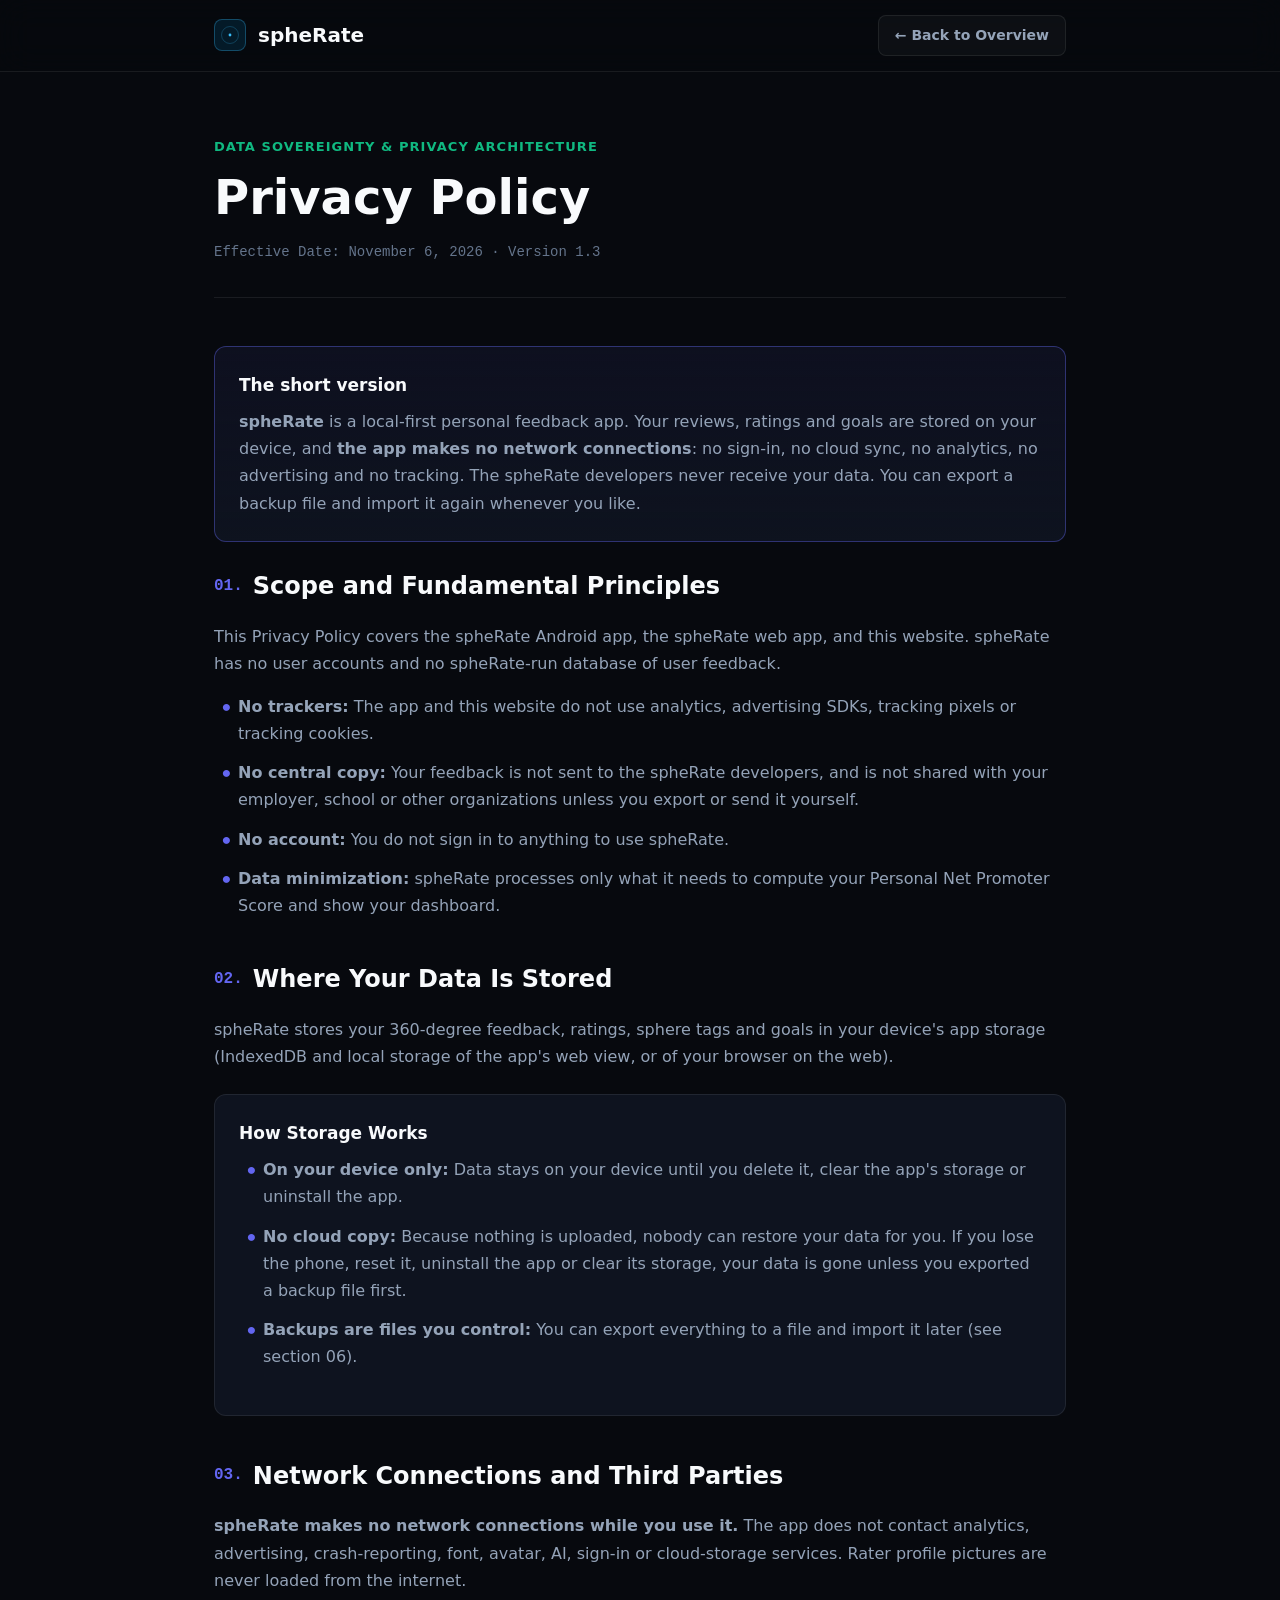
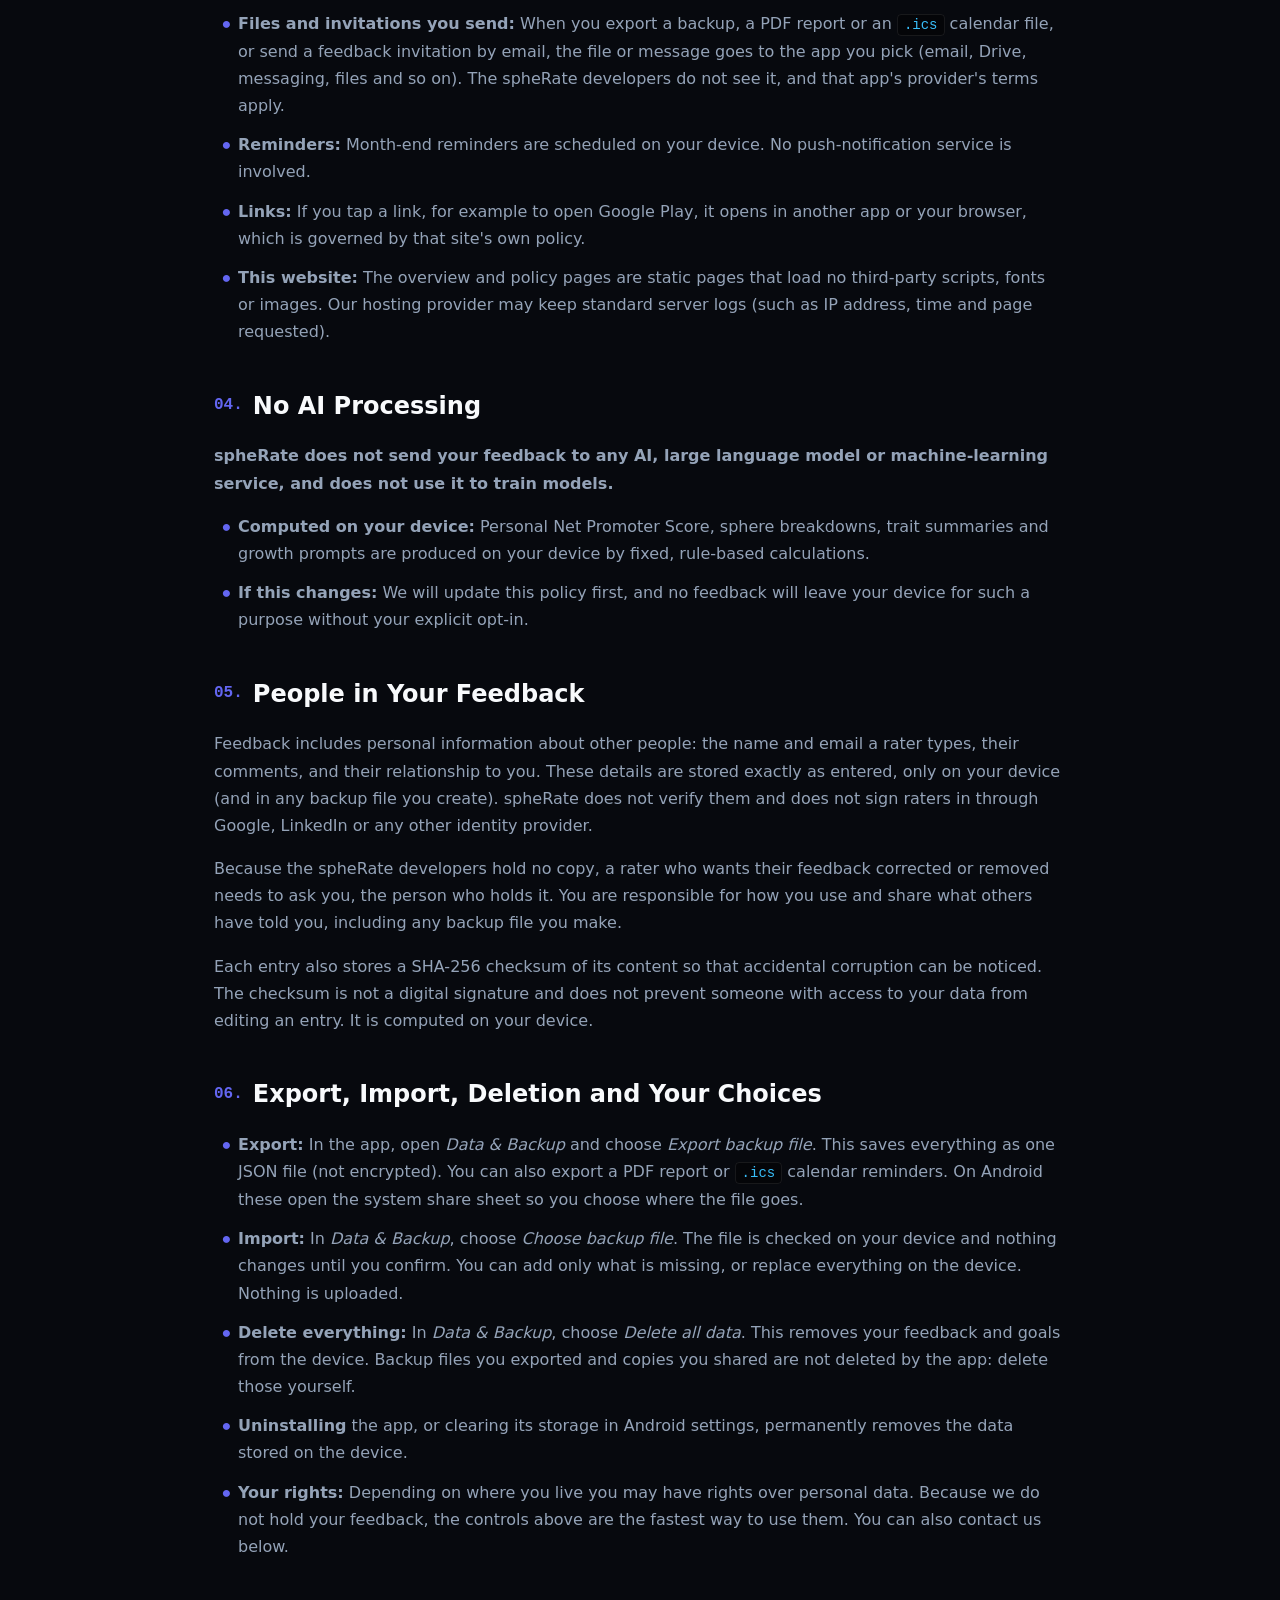
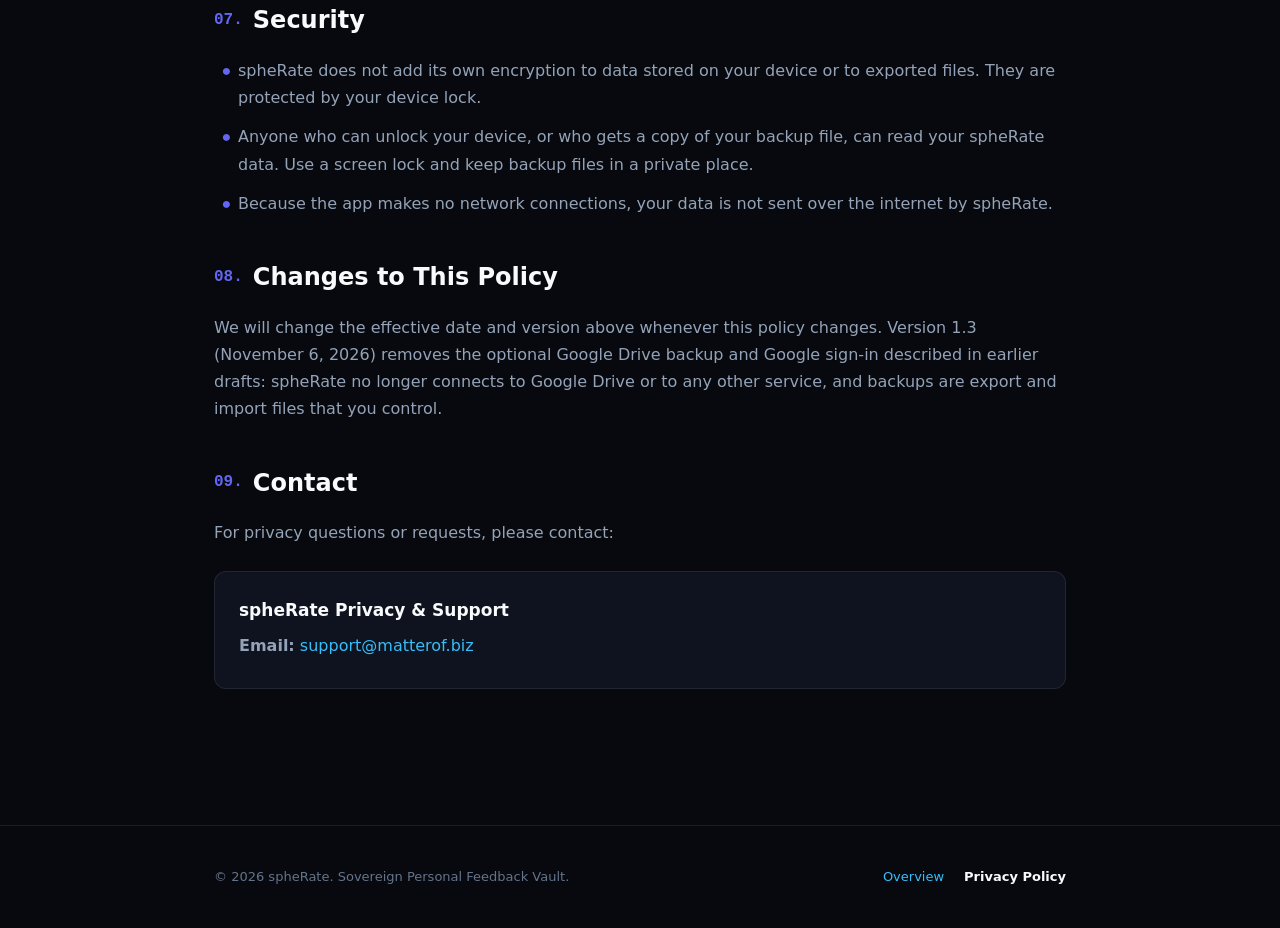
<file: spherate/privacy.html>
<!DOCTYPE html>
<html lang="en" class="scroll-smooth">
<head>
  <meta charset="UTF-8" />
  <meta name="viewport" content="width=device-width, initial-scale=1.0" />
  <title>Privacy Policy — spheRate Sovereign Feedback Vault</title>
  <meta name="description" content="Privacy Policy for spheRate. Your feedback is stored only on your device, the app makes no network connections, and you can export or delete your data at any time." />
  <meta property="og:title" content="Privacy Policy — spheRate" />
  <meta property="og:description" content="spheRate Privacy Policy: local-first storage on your device, no network connections, no trackers and no AI processing." />
  <link rel="icon" type="image/svg+xml" href="/icon.svg" />

  <style>
    :root {
      --bg-canvas: #07090e;
      --bg-surface: #0e131f;
      --bg-surface-elevated: #141c2e;
      --bg-surface-subtle: rgba(255, 255, 255, 0.03);
      --border-subtle: rgba(255, 255, 255, 0.08);
      --text-primary: #f8fafc;
      --text-secondary: #94a3b8;
      --text-muted: #64748b;
      --accent-indigo: #6366f1;
      --accent-sky: #38bdf8;
      --accent-emerald: #10b981;
      --font-display: system-ui, -apple-system, 'Segoe UI', Roboto, 'Helvetica Neue', sans-serif;
      --font-body: system-ui, -apple-system, 'Segoe UI', Roboto, 'Helvetica Neue', sans-serif;
      --font-mono: ui-monospace, 'SF Mono', Menlo, Consolas, 'Liberation Mono', monospace;
    }

    * {
      box-sizing: border-box;
      margin: 0;
      padding: 0;
    }

    body {
      background-color: var(--bg-canvas);
      color: var(--text-primary);
      font-family: var(--font-body);
      font-size: 16px;
      line-height: 1.7;
      -webkit-font-smoothing: antialiased;
      overflow-x: hidden;
    }

    a {
      color: var(--accent-sky);
      text-decoration: none;
      transition: color 0.15s ease;
    }

    a:hover {
      color: var(--accent-indigo);
      text-decoration: underline;
    }

    .container {
      width: 100%;
      max-width: 900px;
      margin-left: auto;
      margin-right: auto;
      padding-left: 24px;
      padding-right: 24px;
    }

    /* Header Bar */
    .header-bar {
      position: sticky;
      top: 0;
      z-index: 50;
      background: rgba(7, 9, 14, 0.85);
      backdrop-filter: blur(16px);
      -webkit-backdrop-filter: blur(16px);
      border-bottom: 1px solid var(--border-subtle);
      height: 72px;
      display: flex;
      align-items: center;
    }

    .nav-container {
      display: flex;
      align-items: center;
      justify-content: space-between;
      width: 100%;
    }

    .brand-zone {
      display: inline-flex;
      align-items: center;
      gap: 12px;
      font-family: var(--font-display);
      font-weight: 800;
      font-size: 1.25rem;
      color: var(--text-primary);
      text-decoration: none;
    }

    .brand-icon {
      width: 32px;
      height: 32px;
      border-radius: 8px;
      display: flex;
      align-items: center;
      justify-content: center;
      background: rgba(2, 132, 199, 0.15);
      border: 1px solid rgba(56, 189, 248, 0.3);
    }

    .nav-actions {
      display: flex;
      align-items: center;
      gap: 16px;
    }

    .btn {
      display: inline-flex;
      align-items: center;
      justify-content: center;
      padding: 8px 16px;
      font-family: var(--font-body);
      font-size: 0.875rem;
      font-weight: 600;
      border-radius: 8px;
      cursor: pointer;
      transition: all 0.15s ease;
      border: 1px solid transparent;
      text-decoration: none;
    }

    .btn-primary {
      background: var(--accent-indigo);
      color: #ffffff;
      border-color: rgba(255, 255, 255, 0.15);
    }

    .btn-primary:hover {
      background: #4f46e5;
      text-decoration: none;
    }

    .btn-secondary {
      background: var(--bg-surface-subtle);
      color: var(--text-secondary);
      border-color: var(--border-subtle);
    }

    .btn-secondary:hover {
      color: var(--text-primary);
      background: rgba(255, 255, 255, 0.08);
      text-decoration: none;
    }

    /* Policy Content Layout */
    .policy-wrapper {
      padding: 64px 0 96px;
    }

    .policy-header {
      border-bottom: 1px solid var(--border-subtle);
      padding-bottom: 32px;
      margin-bottom: 48px;
    }

    .policy-tag {
      font-size: 0.8125rem;
      font-weight: 600;
      color: var(--accent-emerald);
      text-transform: uppercase;
      letter-spacing: 0.08em;
      display: block;
      margin-bottom: 12px;
    }

    h1 {
      font-family: var(--font-display);
      font-size: clamp(2.25rem, 4vw, 3rem);
      font-weight: 800;
      line-height: 1.15;
      margin-bottom: 16px;
    }

    .effective-date {
      font-size: 0.875rem;
      color: var(--text-muted);
      font-family: var(--font-mono);
    }

    /* Policy Sections */
    .policy-section {
      margin-bottom: 40px;
    }

    h2 {
      font-family: var(--font-display);
      font-size: 1.5rem;
      font-weight: 700;
      color: var(--text-primary);
      margin-bottom: 16px;
      display: flex;
      align-items: center;
      gap: 10px;
    }

    h2 .section-idx {
      font-family: var(--font-mono);
      font-size: 1rem;
      color: var(--accent-indigo);
    }

    p {
      color: var(--text-secondary);
      margin-bottom: 16px;
      font-size: 1rem;
    }

    ul {
      list-style: none;
      margin-bottom: 20px;
      display: flex;
      flex-direction: column;
      gap: 12px;
    }

    li {
      color: var(--text-secondary);
      position: relative;
      padding-left: 24px;
    }

    li::before {
      content: "•";
      color: var(--accent-indigo);
      font-weight: bold;
      font-size: 1.25rem;
      position: absolute;
      left: 6px;
      top: -2px;
    }

    .callout-box {
      background: var(--bg-surface);
      border: 1px solid var(--border-subtle);
      border-radius: 12px;
      padding: 24px;
      margin: 24px 0;
    }

    .callout-box.highlight {
      border-color: rgba(99, 102, 241, 0.4);
      background: linear-gradient(180deg, rgba(99, 102, 241, 0.08) 0%, var(--bg-surface) 100%);
    }

    .callout-title {
      font-weight: 700;
      color: var(--text-primary);
      font-size: 1.0625rem;
      margin-bottom: 8px;
    }

    code {
      font-family: var(--font-mono);
      font-size: 0.875rem;
      background: rgba(0, 0, 0, 0.4);
      padding: 2px 6px;
      border-radius: 4px;
      color: var(--accent-sky);
      border: 1px solid var(--border-subtle);
    }

    /* Footer */
    .footer-bar {
      border-top: 1px solid var(--border-subtle);
      padding: 40px 0;
      color: var(--text-muted);
      font-size: 0.8125rem;
    }

    .footer-content {
      display: flex;
      align-items: center;
      justify-content: space-between;
      flex-wrap: wrap;
      gap: 20px;
    }
  </style>
</head>
<body>

  <!-- Header Bar -->
  <header class="header-bar">
    <div class="container">
      <div class="nav-container">
        <a href="/landing.html" class="brand-zone" title="spheRate Landing">
          <div class="brand-icon">
            <svg width="20" height="20" viewBox="0 0 200 200" fill="none">
              <circle cx="100" cy="100" r="85" stroke="#38bdf8" stroke-width="6" opacity="0.4" />
              <circle cx="100" cy="100" r="14" fill="#38bdf8" />
            </svg>
          </div>
          <span>spheRate</span>
        </a>

        <div class="nav-actions">
          <a href="/landing.html" class="btn btn-secondary">← Back to Overview</a>
        </div>
      </div>
    </div>
  </header>

  <!-- Main Content -->
  <main class="policy-wrapper">
    <div class="container">
      
      <div class="policy-header">
        <span class="policy-tag">Data Sovereignty & Privacy Architecture</span>
        <h1>Privacy Policy</h1>
        <div class="effective-date">Effective Date: November 6, 2026 · Version 1.3</div>
      </div>

      <!-- Core Principle Callout -->
      <div class="callout-box highlight">
        <div class="callout-title">The short version</div>
        <p style="margin-bottom: 0;">
          <strong>spheRate</strong> is a local-first personal feedback app. Your reviews, ratings and goals are stored on your device, and <strong>the app makes no network connections</strong>: no sign-in, no cloud sync, no analytics, no advertising and no tracking. The spheRate developers never receive your data. You can export a backup file and import it again whenever you like.
        </p>
      </div>

      <div class="policy-section">
        <h2><span class="section-idx">01.</span> Scope and Fundamental Principles</h2>
        <p>
          This Privacy Policy covers the spheRate Android app, the spheRate web app, and this website. spheRate has no user accounts and no spheRate-run database of user feedback.
        </p>
        <ul>
          <li><strong>No trackers:</strong> The app and this website do not use analytics, advertising SDKs, tracking pixels or tracking cookies.</li>
          <li><strong>No central copy:</strong> Your feedback is not sent to the spheRate developers, and is not shared with your employer, school or other organizations unless you export or send it yourself.</li>
          <li><strong>No account:</strong> You do not sign in to anything to use spheRate.</li>
          <li><strong>Data minimization:</strong> spheRate processes only what it needs to compute your Personal Net Promoter Score and show your dashboard.</li>
        </ul>
      </div>

      <div class="policy-section">
        <h2><span class="section-idx">02.</span> Where Your Data Is Stored</h2>
        <p>
          spheRate stores your 360-degree feedback, ratings, sphere tags and goals in your device's app storage (IndexedDB and local storage of the app's web view, or of your browser on the web).
        </p>
        <div class="callout-box">
          <div class="callout-title">How Storage Works</div>
          <ul>
            <li><strong>On your device only:</strong> Data stays on your device until you delete it, clear the app's storage or uninstall the app.</li>
            <li><strong>No cloud copy:</strong> Because nothing is uploaded, nobody can restore your data for you. If you lose the phone, reset it, uninstall the app or clear its storage, your data is gone unless you exported a backup file first.</li>
            <li><strong>Backups are files you control:</strong> You can export everything to a file and import it later (see section 06).</li>
          </ul>
        </div>
      </div>

      <div class="policy-section">
        <h2><span class="section-idx">03.</span> Network Connections and Third Parties</h2>
        <p>
          <strong>spheRate makes no network connections while you use it.</strong> The app does not contact analytics, advertising, crash-reporting, font, avatar, AI, sign-in or cloud-storage services. Rater profile pictures are never loaded from the internet.
        </p>
        <ul>
          <li><strong>Files and invitations you send:</strong> When you export a backup, a PDF report or an <code>.ics</code> calendar file, or send a feedback invitation by email, the file or message goes to the app you pick (email, Drive, messaging, files and so on). The spheRate developers do not see it, and that app's provider's terms apply.</li>
          <li><strong>Reminders:</strong> Month-end reminders are scheduled on your device. No push-notification service is involved.</li>
          <li><strong>Links:</strong> If you tap a link, for example to open Google Play, it opens in another app or your browser, which is governed by that site's own policy.</li>
          <li><strong>This website:</strong> The overview and policy pages are static pages that load no third-party scripts, fonts or images. Our hosting provider may keep standard server logs (such as IP address, time and page requested).</li>
        </ul>
      </div>

      <div class="policy-section">
        <h2><span class="section-idx">04.</span> No AI Processing</h2>
        <p>
          <strong>spheRate does not send your feedback to any AI, large language model or machine-learning service, and does not use it to train models.</strong>
        </p>
        <ul>
          <li><strong>Computed on your device:</strong> Personal Net Promoter Score, sphere breakdowns, trait summaries and growth prompts are produced on your device by fixed, rule-based calculations.</li>
          <li><strong>If this changes:</strong> We will update this policy first, and no feedback will leave your device for such a purpose without your explicit opt-in.</li>
        </ul>
      </div>

      <div class="policy-section">
        <h2><span class="section-idx">05.</span> People in Your Feedback</h2>
        <p>
          Feedback includes personal information about other people: the name and email a rater types, their comments, and their relationship to you. These details are stored exactly as entered, only on your device (and in any backup file you create). spheRate does not verify them and does not sign raters in through Google, LinkedIn or any other identity provider.
        </p>
        <p>
          Because the spheRate developers hold no copy, a rater who wants their feedback corrected or removed needs to ask you, the person who holds it. You are responsible for how you use and share what others have told you, including any backup file you make.
        </p>
        <p>
          Each entry also stores a SHA-256 checksum of its content so that accidental corruption can be noticed. The checksum is not a digital signature and does not prevent someone with access to your data from editing an entry. It is computed on your device.
        </p>
      </div>

      <div class="policy-section">
        <h2><span class="section-idx">06.</span> Export, Import, Deletion and Your Choices</h2>
        <ul>
          <li><strong>Export:</strong> In the app, open <em>Data &amp; Backup</em> and choose <em>Export backup file</em>. This saves everything as one JSON file (not encrypted). You can also export a PDF report or <code>.ics</code> calendar reminders. On Android these open the system share sheet so you choose where the file goes.</li>
          <li><strong>Import:</strong> In <em>Data &amp; Backup</em>, choose <em>Choose backup file</em>. The file is checked on your device and nothing changes until you confirm. You can add only what is missing, or replace everything on the device. Nothing is uploaded.</li>
          <li><strong>Delete everything:</strong> In <em>Data &amp; Backup</em>, choose <em>Delete all data</em>. This removes your feedback and goals from the device. Backup files you exported and copies you shared are not deleted by the app: delete those yourself.</li>
          <li><strong>Uninstalling</strong> the app, or clearing its storage in Android settings, permanently removes the data stored on the device.</li>
          <li><strong>Your rights:</strong> Depending on where you live you may have rights over personal data. Because we do not hold your feedback, the controls above are the fastest way to use them. You can also contact us below.</li>
        </ul>
      </div>

      <div class="policy-section">
        <h2><span class="section-idx">07.</span> Security</h2>
        <ul>
          <li>spheRate does not add its own encryption to data stored on your device or to exported files. They are protected by your device lock.</li>
          <li>Anyone who can unlock your device, or who gets a copy of your backup file, can read your spheRate data. Use a screen lock and keep backup files in a private place.</li>
          <li>Because the app makes no network connections, your data is not sent over the internet by spheRate.</li>
        </ul>
      </div>

      <div class="policy-section">
        <h2><span class="section-idx">08.</span> Changes to This Policy</h2>
        <p>
          We will change the effective date and version above whenever this policy changes. Version 1.3 (November 6, 2026) removes the optional Google Drive backup and Google sign-in described in earlier drafts: spheRate no longer connects to Google Drive or to any other service, and backups are export and import files that you control.
        </p>
      </div>

      <div class="policy-section">
        <h2><span class="section-idx">09.</span> Contact</h2>
        <p>
          For privacy questions or requests, please contact:
        </p>
        <div class="callout-box">
          <div class="callout-title">spheRate Privacy &amp; Support</div>
          <p style="margin-bottom: 4px;"><strong>Email:</strong> <a href="mailto:support@matterof.biz">support@matterof.biz</a></p>
        </div>
      </div>

    </div>
  </main>

  <!-- Footer -->
  <footer class="footer-bar">
    <div class="container">
      <div class="footer-content">
        <div>
          &copy; <span id="yearVal">2026</span> spheRate. Sovereign Personal Feedback Vault.
        </div>
        <div style="display: flex; gap: 20px;">
          <a href="/landing.html">Overview</a>
          <a href="/privacy.html" style="color: var(--text-primary); font-weight: 600;">Privacy Policy</a>
        </div>
      </div>
    </div>
  </footer>

  <script>
    document.getElementById('yearVal').textContent = new Date().getFullYear();
  </script>
</body>
</html>
</file>
<file: spherate/rater/assets/index-DNzCXOF5.css>
:root{--lightningcss-light:initial;--lightningcss-dark: ;color-scheme:light dark;--bg:#f7f8fb;--fg:#10131a;--muted:#566074;--card:#fff;--line:#d9deea;--accent:#4f46e5;--ok:#047857;--warn:#b45309}@media (prefers-color-scheme:dark){:root{--lightningcss-light: ;--lightningcss-dark:initial;--bg:#090d16;--fg:#e8ebf3;--muted:#9aa4b8;--card:#111827;--line:#273044;--accent:#818cf8;--ok:#34d399;--warn:#fbbf24}}*{box-sizing:border-box}body{background:var(--bg);color:var(--fg);margin:0;font:16px/1.5 system-ui,-apple-system,Segoe UI,Roboto,sans-serif}main{max-width:640px;margin:0 auto;padding:20px 16px 64px}h1{margin:.2rem 0 .4rem;font-size:1.4rem}p{margin:.4rem 0}.muted{color:var(--muted);font-size:.9rem}.card{background:var(--card);border:1px solid var(--line);border-radius:14px;margin:14px 0;padding:16px}label{margin:14px 0 4px;font-weight:600;display:block}input,textarea,select{border:1px solid var(--line);background:var(--bg);width:100%;color:var(--fg);font:inherit;border-radius:10px;padding:10px 12px}textarea{resize:vertical;min-height:96px}.scores{grid-template-columns:repeat(5,1fr);gap:8px;display:grid}.scores button{padding:12px 0;font-size:1.1rem}button{font:inherit;border:1px solid var(--line);background:var(--card);color:var(--fg);cursor:pointer;border-radius:10px;padding:10px 14px}button.primary,a.primary{background:var(--accent);border:1px solid var(--accent);color:#fff;font-weight:700}a[role=button]{border-radius:10px;padding:10px 14px;text-decoration:none;display:inline-block}button[aria-pressed=true]{background:var(--accent);border-color:var(--accent);color:#fff}.chips{flex-wrap:wrap;gap:8px;display:flex}.chips button{border-radius:999px;padding:6px 12px;font-size:.9rem}.row{grid-template-columns:1fr 1fr 1fr;gap:10px;display:grid}.err{color:#e11d48;font-weight:600}.ok{color:var(--ok);font-weight:600}.notice{border-left:4px solid var(--warn);padding-left:10px}code.token{word-break:break-all;border:1px dashed var(--line);-webkit-user-select:all;user-select:all;border-radius:10px;max-height:7.5em;padding:10px;font:.8rem/1.4 ui-monospace,Menlo,Consolas,monospace;display:block;overflow:auto}.count{float:right;font-weight:400}
</file>
<file: spherate/styles.css>
:root {
  --bg-canvas: #07090e;
  --bg-surface: #0e131f;
  --bg-surface-elevated: #141c2e;
  --bg-surface-subtle: rgba(255, 255, 255, 0.03);
  --border-subtle: rgba(255, 255, 255, 0.08);
  --border-focus: rgba(99, 102, 241, 0.5);
  --text-primary: #f8fafc;
  --text-secondary: #94a3b8;
  --text-muted: #64748b;
  --accent-indigo: #6366f1;
  --accent-indigo-hover: #4f46e5;
  --accent-sky: #38bdf8;
  --accent-emerald: #10b981;
  --accent-amber: #f59e0b;
  --accent-rose: #f43f5e;
  --font-display: system-ui, -apple-system, 'Segoe UI', Roboto, 'Helvetica Neue', sans-serif;
  --font-body: system-ui, -apple-system, 'Segoe UI', Roboto, 'Helvetica Neue', sans-serif;
  --font-mono: ui-monospace, 'SF Mono', Menlo, Consolas, 'Liberation Mono', monospace;
}

* {
  box-sizing: border-box;
  margin: 0;
  padding: 0;
}

body {
  background-color: var(--bg-canvas);
  color: var(--text-primary);
  font-family: var(--font-body);
  font-size: 16px;
  line-height: 1.6;
  -webkit-font-smoothing: antialiased;
  overflow-x: hidden;
  selection-background-color: var(--accent-indigo);
  selection-color: #ffffff;
}

::selection {
  background: var(--accent-indigo);
  color: #ffffff;
}

a {
  color: inherit;
  text-decoration: none;
}

/* Container */
.container {
  width: 100%;
  max-width: 1240px;
  margin-left: auto;
  margin-right: auto;
  padding-left: 24px;
  padding-right: 24px;
}

/* Typography */
h1, h2, h3, h4, .font-display {
  font-family: var(--font-display);
  letter-spacing: -0.025em;
  text-wrap: balance;
}

.tabular-nums {
  font-family: var(--font-mono);
  font-variant-numeric: tabular-nums;
}

/* Navigation Bar */
.header-bar {
  position: sticky;
  top: 0;
  z-index: 50;
  background: rgba(7, 9, 14, 0.85);
  backdrop-filter: blur(16px);
  -webkit-backdrop-filter: blur(16px);
  border-bottom: 1px solid var(--border-subtle);
  height: 72px;
  display: flex;
  align-items: center;
}

.nav-container {
  display: flex;
  align-items: center;
  justify-content: space-between;
  gap: 32px;
  width: 100%;
}

.brand-zone {
  display: inline-flex;
  align-items: center;
  gap: 12px;
  white-space: nowrap;
  flex-shrink: 0;
  font-family: var(--font-display);
  font-weight: 800;
  font-size: 1.25rem;
  letter-spacing: -0.03em;
}

.brand-icon {
  width: 32px;
  height: 32px;
  border-radius: 8px;
  display: flex;
  align-items: center;
  justify-content: center;
  background: rgba(2, 132, 199, 0.15);
  border: 1px solid rgba(56, 189, 248, 0.3);
}

.nav-links {
  display: flex;
  align-items: center;
  gap: 28px;
}

.nav-link {
  font-size: 0.9375rem;
  font-weight: 500;
  color: var(--text-secondary);
  white-space: nowrap;
  flex-shrink: 0;
  transition: color 0.15s ease;
  position: relative;
}

.nav-link:hover {
  color: var(--text-primary);
}

.nav-actions {
  display: flex;
  align-items: center;
  gap: 12px;
  flex-shrink: 0;
}

/* Buttons */
.btn {
  display: inline-flex;
  align-items: center;
  justify-content: center;
  gap: 8px;
  padding: 10px 20px;
  font-family: var(--font-body);
  font-size: 0.875rem;
  font-weight: 600;
  white-space: nowrap;
  flex-shrink: 0;
  border-radius: 8px;
  cursor: pointer;
  transition: all 0.15s cubic-bezier(0.16, 1, 0.3, 1);
  border: 1px solid transparent;
  text-decoration: none;
}

.btn-primary {
  background: var(--accent-indigo);
  color: #ffffff;
  border-color: rgba(255, 255, 255, 0.15);
  box-shadow: 0 4px 14px rgba(99, 102, 241, 0.25);
}

.btn-primary:hover {
  background: var(--accent-indigo-hover);
  transform: translateY(-1px);
  box-shadow: 0 6px 20px rgba(99, 102, 241, 0.35);
}

.btn-secondary {
  background: var(--bg-surface-subtle);
  color: var(--text-primary);
  border-color: var(--border-subtle);
}

.btn-secondary:hover {
  background: rgba(255, 255, 255, 0.07);
  border-color: rgba(255, 255, 255, 0.15);
}

.btn-sm {
  padding: 7px 14px;
  font-size: 0.8125rem;
}

.btn-lg {
  padding: 14px 28px;
  font-size: 1rem;
}

/* Mobile Menu Toggle */
.mobile-menu-btn {
  display: none;
  background: transparent;
  border: none;
  color: var(--text-secondary);
  cursor: pointer;
  padding: 8px;
}

/* Mobile Drawer */
.mobile-drawer {
  display: none;
  position: fixed;
  top: 72px;
  left: 0;
  right: 0;
  background: var(--bg-canvas);
  border-bottom: 1px solid var(--border-subtle);
  padding: 24px;
  flex-direction: column;
  gap: 16px;
  z-index: 49;
}

.mobile-drawer.active {
  display: flex;
}

/* Hero Section */
.hero-section {
  padding: 80px 0 72px;
  position: relative;
}

.hero-grid {
  display: grid;
  grid-template-columns: 1.15fr 0.85fr;
  gap: 48px;
  align-items: center;
}

.hero-kicker {
  font-size: 0.8125rem;
  font-weight: 600;
  color: var(--accent-sky);
  text-transform: uppercase;
  letter-spacing: 0.08em;
  margin-bottom: 16px;
  display: block;
}

.hero-title {
  font-size: clamp(2.35rem, 4.4vw, 3.75rem);
  font-weight: 800;
  line-height: 1.12;
  color: var(--text-primary);
  margin-bottom: 24px;
}

.hero-description {
  font-size: 1.125rem;
  line-height: 1.65;
  color: var(--text-secondary);
  max-width: 620px;
  margin-bottom: 32px;
}

.hero-actions {
  display: flex;
  flex-wrap: wrap;
  align-items: center;
  gap: 16px;
  margin-bottom: 40px;
}

/* Proof Inline Strip (Adjacency Rule) */
.proof-strip {
  display: flex;
  flex-wrap: wrap;
  align-items: center;
  gap: 12px;
  font-size: 0.8125rem;
  color: var(--text-muted);
  border-top: 1px solid var(--border-subtle);
  padding-top: 24px;
}

.proof-item {
  display: inline-flex;
  align-items: center;
  gap: 6px;
}

.proof-separator {
  color: rgba(255, 255, 255, 0.2);
}

/* Hero Visual Card */
.hero-visual-card {
  position: relative;
  background: var(--bg-surface);
  border: 1px solid var(--border-subtle);
  border-radius: 20px;
  padding: 24px;
  box-shadow: 0 20px 40px rgba(0, 0, 0, 0.45);
  overflow: hidden;
}

.hero-visual-img {
  width: 100%;
  height: 280px;
  object-fit: cover;
  border-radius: 12px;
  border: 1px solid rgba(255, 255, 255, 0.06);
  margin-bottom: 20px;
  display: block;
}

.hero-metric-grid {
  display: grid;
  grid-template-columns: repeat(3, 1fr);
  gap: 12px;
}

.metric-cell {
  background: var(--bg-surface-subtle);
  border: 1px solid var(--border-subtle);
  border-radius: 10px;
  padding: 12px 14px;
}

.metric-val {
  font-size: 1.35rem;
  font-weight: 700;
  color: var(--text-primary);
  line-height: 1.2;
}

.metric-lbl {
  font-size: 0.75rem;
  color: var(--text-muted);
  margin-top: 4px;
}

/* Section Headers */
.section-wrap {
  padding: 96px 0;
  border-top: 1px solid var(--border-subtle);
}

.section-header {
  max-width: 760px;
  margin-bottom: 48px;
}

.section-num {
  font-size: 0.8125rem;
  font-weight: 600;
  color: var(--accent-indigo);
  letter-spacing: 0.05em;
  margin-bottom: 12px;
  display: block;
}

.section-title {
  font-size: clamp(1.85rem, 3.2vw, 2.65rem);
  font-weight: 700;
  line-height: 1.2;
  color: var(--text-primary);
  margin-bottom: 16px;
}

.section-subhead {
  font-size: 1.0625rem;
  color: var(--text-secondary);
  line-height: 1.6;
}

/* Comparison Table / Split */
.comparison-grid {
  display: grid;
  grid-template-columns: 1fr 1fr;
  gap: 24px;
}

.comparison-card {
  background: var(--bg-surface);
  border: 1px solid var(--border-subtle);
  border-radius: 16px;
  padding: 32px;
}

.comparison-card.highlight {
  background: linear-gradient(180deg, rgba(99, 102, 241, 0.08) 0%, var(--bg-surface) 100%);
  border-color: rgba(99, 102, 241, 0.35);
}

.comparison-badge {
  font-size: 0.75rem;
  font-weight: 600;
  text-transform: uppercase;
  letter-spacing: 0.08em;
  margin-bottom: 12px;
  display: block;
}

.comparison-card h3 {
  font-size: 1.35rem;
  font-weight: 700;
  margin-bottom: 20px;
}

.comparison-list {
  list-style: none;
  display: flex;
  flex-direction: column;
  gap: 14px;
}

.comparison-list li {
  font-size: 0.9375rem;
  color: var(--text-secondary);
  display: flex;
  align-items: flex-start;
  gap: 12px;
  line-height: 1.5;
}

.comparison-list svg {
  flex-shrink: 0;
  margin-top: 3px;
}

/* Four Spheres Tabbed Section */
.spheres-container {
  background: var(--bg-surface);
  border: 1px solid var(--border-subtle);
  border-radius: 20px;
  padding: 32px;
}

.spheres-nav {
  display: flex;
  gap: 8px;
  background: rgba(0, 0, 0, 0.3);
  padding: 6px;
  border-radius: 12px;
  border: 1px solid var(--border-subtle);
  margin-bottom: 32px;
  overflow-x: auto;
}

.sphere-tab-btn {
  flex: 1;
  padding: 10px 16px;
  font-size: 0.875rem;
  font-weight: 600;
  border-radius: 8px;
  border: none;
  background: transparent;
  color: var(--text-secondary);
  cursor: pointer;
  white-space: nowrap;
  transition: all 0.15s ease;
  text-align: center;
}

.sphere-tab-btn.active {
  background: var(--bg-surface-elevated);
  color: #ffffff;
  box-shadow: 0 2px 8px rgba(0, 0, 0, 0.3);
}

.sphere-content-grid {
  display: grid;
  grid-template-columns: 1fr 1fr;
  gap: 36px;
  align-items: center;
}

.sphere-visual {
  border-radius: 14px;
  overflow: hidden;
  border: 1px solid var(--border-subtle);
  background: var(--bg-surface-elevated);
}

.sphere-visual img {
  width: 100%;
  height: 320px;
  object-fit: cover;
  display: block;
}

.sphere-rubrics {
  margin-top: 24px;
  display: grid;
  grid-template-columns: 1fr 1fr;
  gap: 12px;
}

.rubric-box {
  background: var(--bg-surface-subtle);
  border: 1px solid var(--border-subtle);
  border-radius: 10px;
  padding: 12px 14px;
}

.rubric-title {
  font-size: 0.8125rem;
  font-weight: 600;
  color: var(--text-primary);
  margin-bottom: 4px;
}

.rubric-desc {
  font-size: 0.75rem;
  color: var(--text-muted);
  line-height: 1.4;
}

/* Interactive Simulator */
.simulator-card {
  background: var(--bg-surface);
  border: 1px solid var(--border-subtle);
  border-radius: 20px;
  padding: 40px;
  box-shadow: 0 24px 48px rgba(0, 0, 0, 0.4);
}

.sim-grid {
  display: grid;
  grid-template-columns: 1.1fr 0.9fr;
  gap: 40px;
  align-items: center;
}

.sim-slider-wrap {
  margin: 28px 0;
}

.sim-slider-label {
  display: flex;
  justify-content: space-between;
  align-items: baseline;
  margin-bottom: 12px;
}

.sim-score-display {
  font-size: 2.25rem;
  font-weight: 800;
  color: var(--accent-indigo);
}

input[type=range].nps-slider {
  width: 100%;
  height: 8px;
  border-radius: 4px;
  background: #1e293b;
  outline: none;
  appearance: none;
  -webkit-appearance: none;
  cursor: pointer;
}

input[type=range].nps-slider::-webkit-slider-thumb {
  appearance: none;
  -webkit-appearance: none;
  width: 24px;
  height: 24px;
  border-radius: 50%;
  background: var(--accent-indigo);
  border: 3px solid #ffffff;
  box-shadow: 0 2px 10px rgba(0,0,0,0.5);
  cursor: grab;
  transition: transform 0.1s ease;
}

input[type=range].nps-slider::-webkit-slider-thumb:hover {
  transform: scale(1.15);
}

.nps-ticks {
  display: flex;
  justify-content: space-between;
  margin-top: 10px;
  font-size: 0.75rem;
  color: var(--text-muted);
  font-family: var(--font-mono);
}

.sim-classification {
  padding: 16px;
  border-radius: 12px;
  background: var(--bg-surface-subtle);
  border: 1px solid var(--border-subtle);
  margin-top: 20px;
}

.sim-stat-box {
  background: var(--bg-surface-elevated);
  border: 1px solid var(--border-subtle);
  border-radius: 16px;
  padding: 24px;
}

.formula-line {
  display: flex;
  align-items: center;
  justify-content: space-between;
  padding: 10px 0;
  border-bottom: 1px solid var(--border-subtle);
  font-size: 0.875rem;
}

.formula-line:last-child {
  border-bottom: none;
  padding-top: 16px;
  font-weight: 700;
  font-size: 1.125rem;
  color: var(--text-primary);
}

.ratio-bar {
  height: 8px;
  border-radius: 4px;
  display: flex;
  overflow: hidden;
  margin: 16px 0;
  background: #1e293b;
}

.ratio-detractors {
  background: var(--accent-rose);
  height: 100%;
  transition: width 0.25s ease;
}

.ratio-passives {
  background: var(--accent-amber);
  height: 100%;
  transition: width 0.25s ease;
}

.ratio-promoters {
  background: var(--accent-emerald);
  height: 100%;
  transition: width 0.25s ease;
}

/* Architecture Bento Grid */
.bento-grid {
  display: grid;
  grid-template-columns: repeat(3, 1fr);
  gap: 24px;
}

.bento-card {
  background: var(--bg-surface);
  border: 1px solid var(--border-subtle);
  border-radius: 16px;
  padding: 28px;
  display: flex;
  flex-direction: column;
  justify-content: space-between;
}

.bento-card.span-2 {
  grid-column: span 2;
}

.bento-card h4 {
  font-size: 1.25rem;
  font-weight: 700;
  margin: 16px 0 8px;
  color: var(--text-primary);
}

.bento-card p {
  font-size: 0.9375rem;
  color: var(--text-secondary);
  line-height: 1.55;
}

.bento-card img {
  width: 100%;
  height: 200px;
  object-fit: cover;
  border-radius: 10px;
  margin-top: 20px;
  border: 1px solid rgba(255, 255, 255, 0.05);
}

/* Pricing Section */
.pricing-toggle-wrap {
  display: flex;
  align-items: center;
  justify-content: center;
  gap: 12px;
  margin-bottom: 40px;
}

.pricing-toggle {
  background: var(--bg-surface);
  border: 1px solid var(--border-subtle);
  border-radius: 8px;
  padding: 4px;
  display: inline-flex;
}

.toggle-btn {
  padding: 6px 14px;
  font-size: 0.8125rem;
  font-weight: 600;
  border-radius: 6px;
  border: none;
  background: transparent;
  color: var(--text-secondary);
  cursor: pointer;
  transition: all 0.15s ease;
}

.toggle-btn.active {
  background: var(--bg-surface-elevated);
  color: #ffffff;
}

.pricing-grid {
  display: grid;
  grid-template-columns: 1fr 1fr;
  gap: 32px;
  max-width: 960px;
  margin: 0 auto;
}

.pricing-card {
  background: var(--bg-surface);
  border: 1px solid var(--border-subtle);
  border-radius: 20px;
  padding: 36px;
  display: flex;
  flex-direction: column;
  justify-content: space-between;
}

.pricing-card.featured {
  background: linear-gradient(180deg, rgba(99, 102, 241, 0.08) 0%, var(--bg-surface) 100%);
  border-color: rgba(99, 102, 241, 0.4);
  box-shadow: 0 16px 36px rgba(99, 102, 241, 0.12);
}

.price-num {
  font-size: 3rem;
  font-weight: 800;
  color: var(--text-primary);
  line-height: 1;
  margin: 20px 0 6px;
}

.price-sub {
  font-size: 0.8125rem;
  color: var(--text-muted);
  margin-bottom: 24px;
}

.feature-list {
  list-style: none;
  display: flex;
  flex-direction: column;
  gap: 14px;
  margin-bottom: 32px;
}

.feature-list li {
  font-size: 0.875rem;
  color: var(--text-secondary);
  display: flex;
  align-items: center;
  gap: 10px;
}

/* FAQ Accordion */
.faq-accordion {
  max-width: 860px;
  margin: 0 auto;
  display: flex;
  flex-direction: column;
  gap: 12px;
}

.faq-item {
  background: var(--bg-surface);
  border: 1px solid var(--border-subtle);
  border-radius: 12px;
  overflow: hidden;
  transition: border-color 0.15s ease;
}

.faq-item.open {
  border-color: rgba(99, 102, 241, 0.35);
}

.faq-question {
  width: 100%;
  padding: 20px 24px;
  background: transparent;
  border: none;
  color: var(--text-primary);
  font-family: var(--font-display);
  font-size: 1.0625rem;
  font-weight: 600;
  text-align: left;
  cursor: pointer;
  display: flex;
  align-items: center;
  justify-content: space-between;
  gap: 16px;
}

.faq-chevron {
  transition: transform 0.2s ease;
  color: var(--text-muted);
}

.faq-item.open .faq-chevron {
  transform: rotate(180deg);
  color: var(--accent-indigo);
}

.faq-answer {
  display: none;
  padding: 0 24px 20px;
  font-size: 0.9375rem;
  color: var(--text-secondary);
  line-height: 1.6;
}

.faq-item.open .faq-answer {
  display: block;
}

/* Final CTA Card */
.cta-card {
  background: radial-gradient(circle at top right, rgba(99, 102, 241, 0.15), transparent 70%), var(--bg-surface);
  border: 1px solid rgba(99, 102, 241, 0.3);
  border-radius: 24px;
  padding: 64px 48px;
  text-align: center;
  max-width: 960px;
  margin: 0 auto;
}

.cta-card h2 {
  font-size: clamp(2rem, 3.8vw, 3rem);
  font-weight: 800;
  margin-bottom: 16px;
}

.cta-card p {
  font-size: 1.125rem;
  color: var(--text-secondary);
  max-width: 600px;
  margin: 0 auto 32px;
}

/* Newsletter Lead Capture Form */
.lead-form {
  display: flex;
  gap: 10px;
  max-width: 460px;
  margin: 0 auto 20px;
}

.lead-input {
  flex: 1;
  padding: 12px 16px;
  font-family: var(--font-body);
  font-size: 0.9375rem;
  background: rgba(0, 0, 0, 0.4);
  border: 1px solid var(--border-subtle);
  border-radius: 8px;
  color: var(--text-primary);
  outline: none;
  transition: border-color 0.15s ease;
}

.lead-input:focus {
  border-color: var(--accent-indigo);
}

.form-feedback {
  font-size: 0.8125rem;
  color: var(--accent-emerald);
  display: none;
  margin-top: 8px;
}

/* Footer */
.footer-bar {
  border-top: 1px solid var(--border-subtle);
  padding: 48px 0;
  color: var(--text-muted);
  font-size: 0.8125rem;
}

.footer-content {
  display: flex;
  align-items: center;
  justify-content: space-between;
  flex-wrap: wrap;
  gap: 24px;
}

.footer-links {
  display: flex;
  gap: 24px;
  list-style: none;
}

.footer-links a:hover {
  color: var(--text-primary);
}

/* Responsive Queries */
@media (max-width: 1024px) {
  .hero-grid {
    grid-template-columns: 1fr;
  }
  .bento-grid {
    grid-template-columns: 1fr;
  }
  .bento-card.span-2 {
    grid-column: span 1;
  }
  .sphere-content-grid {
    grid-template-columns: 1fr;
  }
  .sim-grid {
    grid-template-columns: 1fr;
  }
  .pricing-grid {
    grid-template-columns: 1fr;
  }
}

@media (max-width: 768px) {
  .nav-links {
    display: none;
  }
  .mobile-menu-btn {
    display: block;
  }
  .comparison-grid {
    grid-template-columns: 1fr;
  }
  .lead-form {
    flex-direction: column;
  }
  .cta-card {
    padding: 40px 24px;
  }
}
</file>
